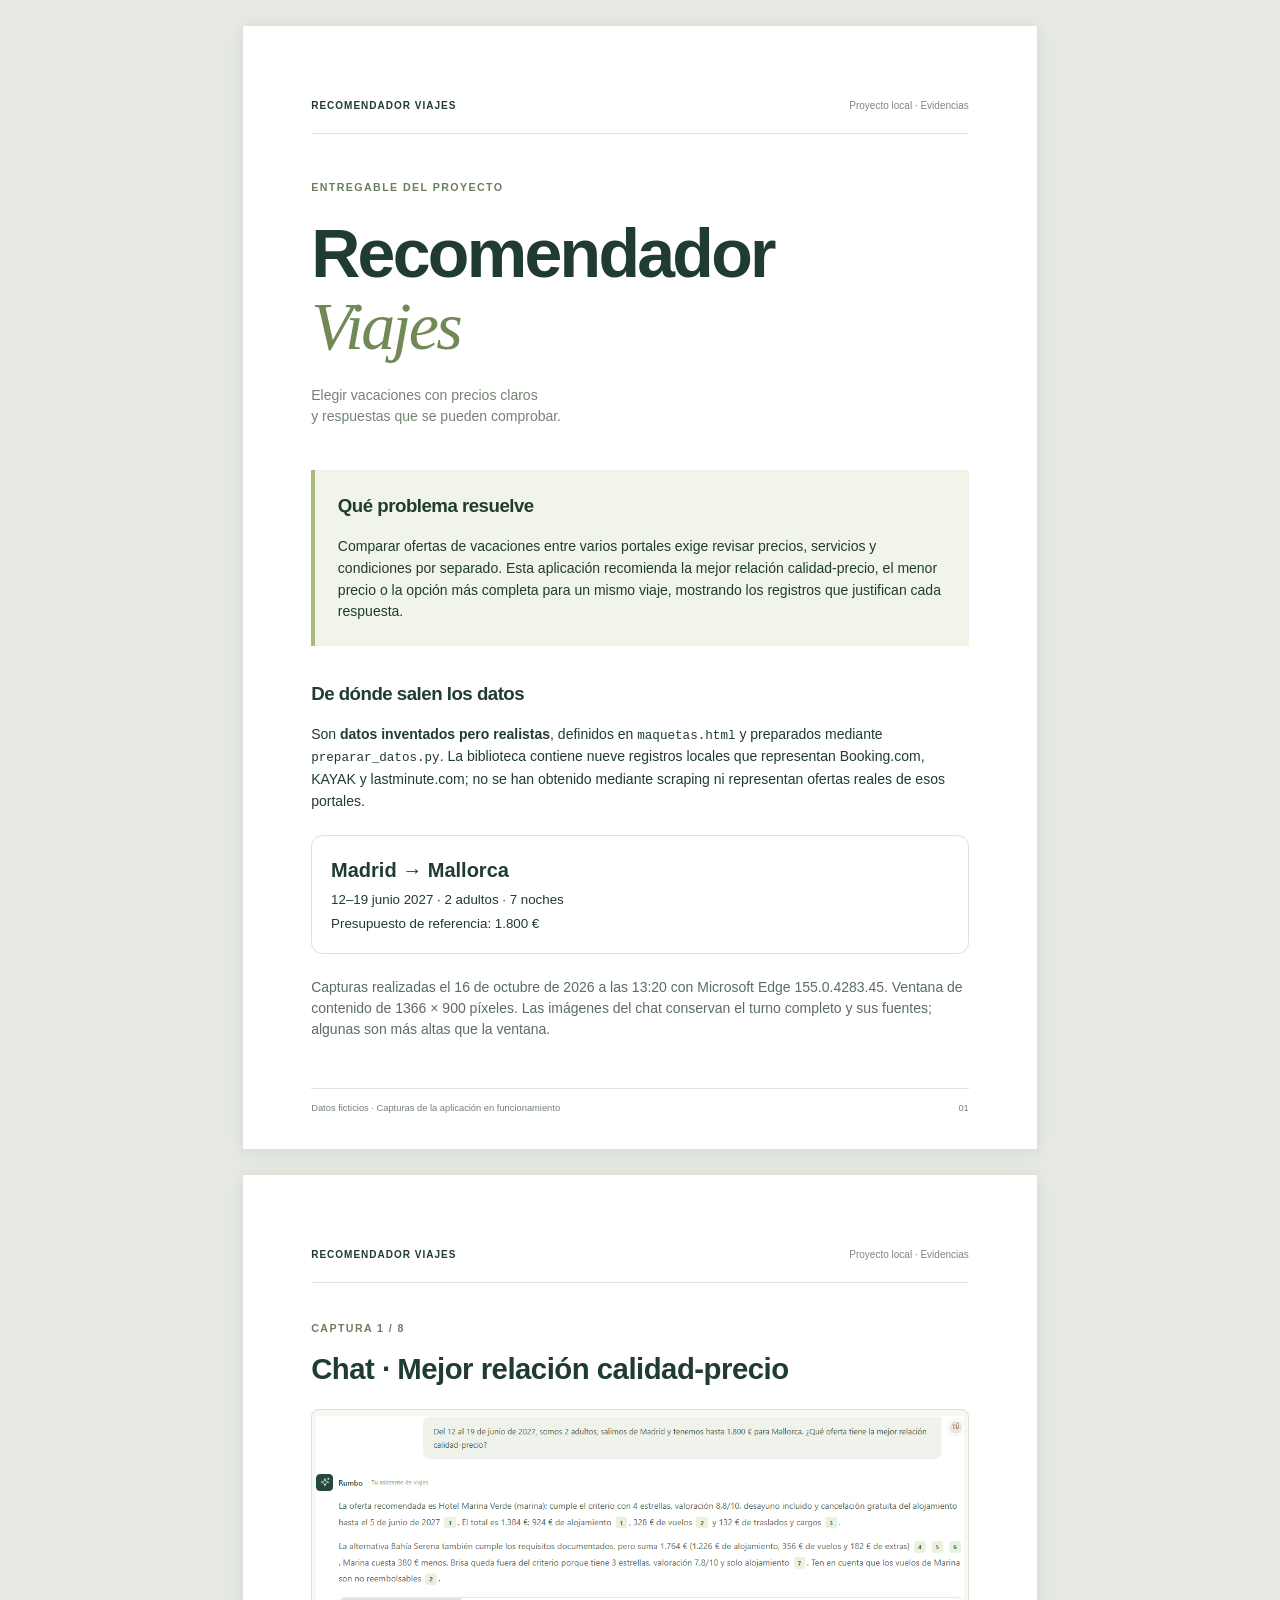
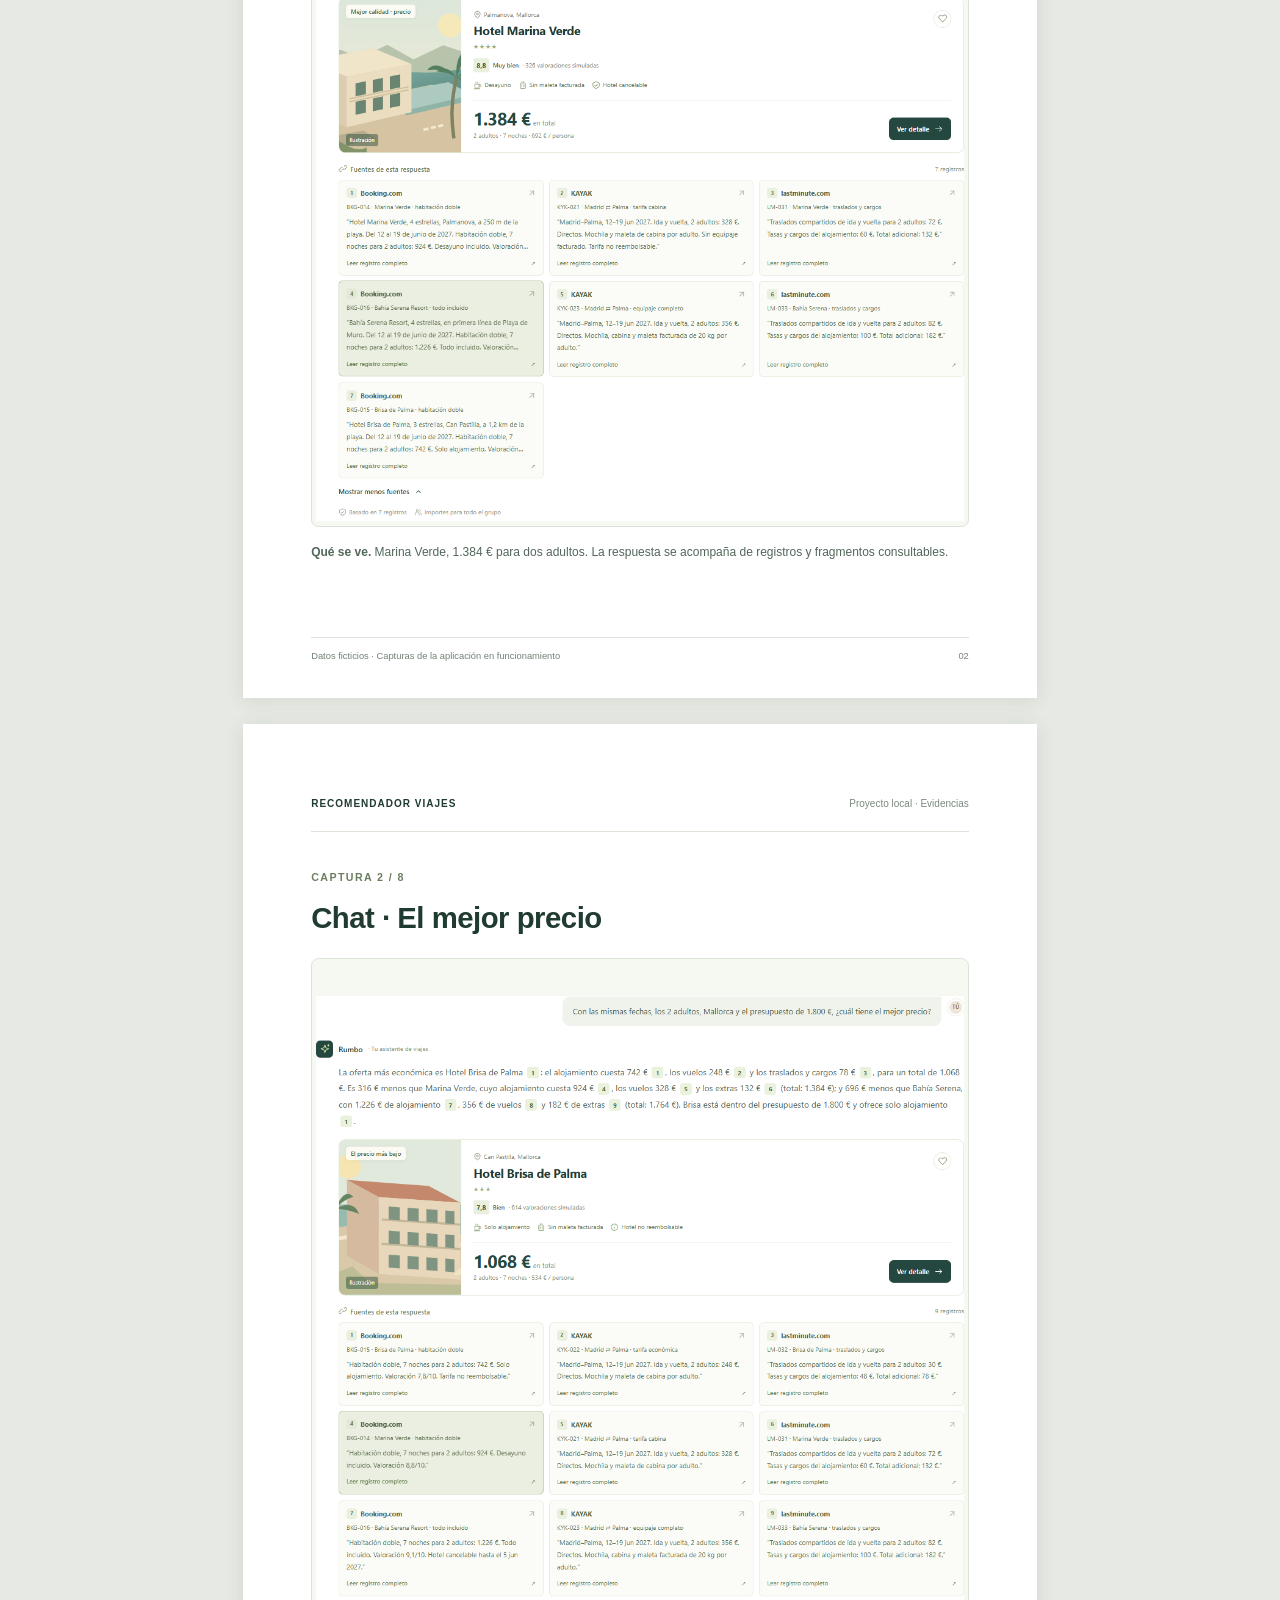
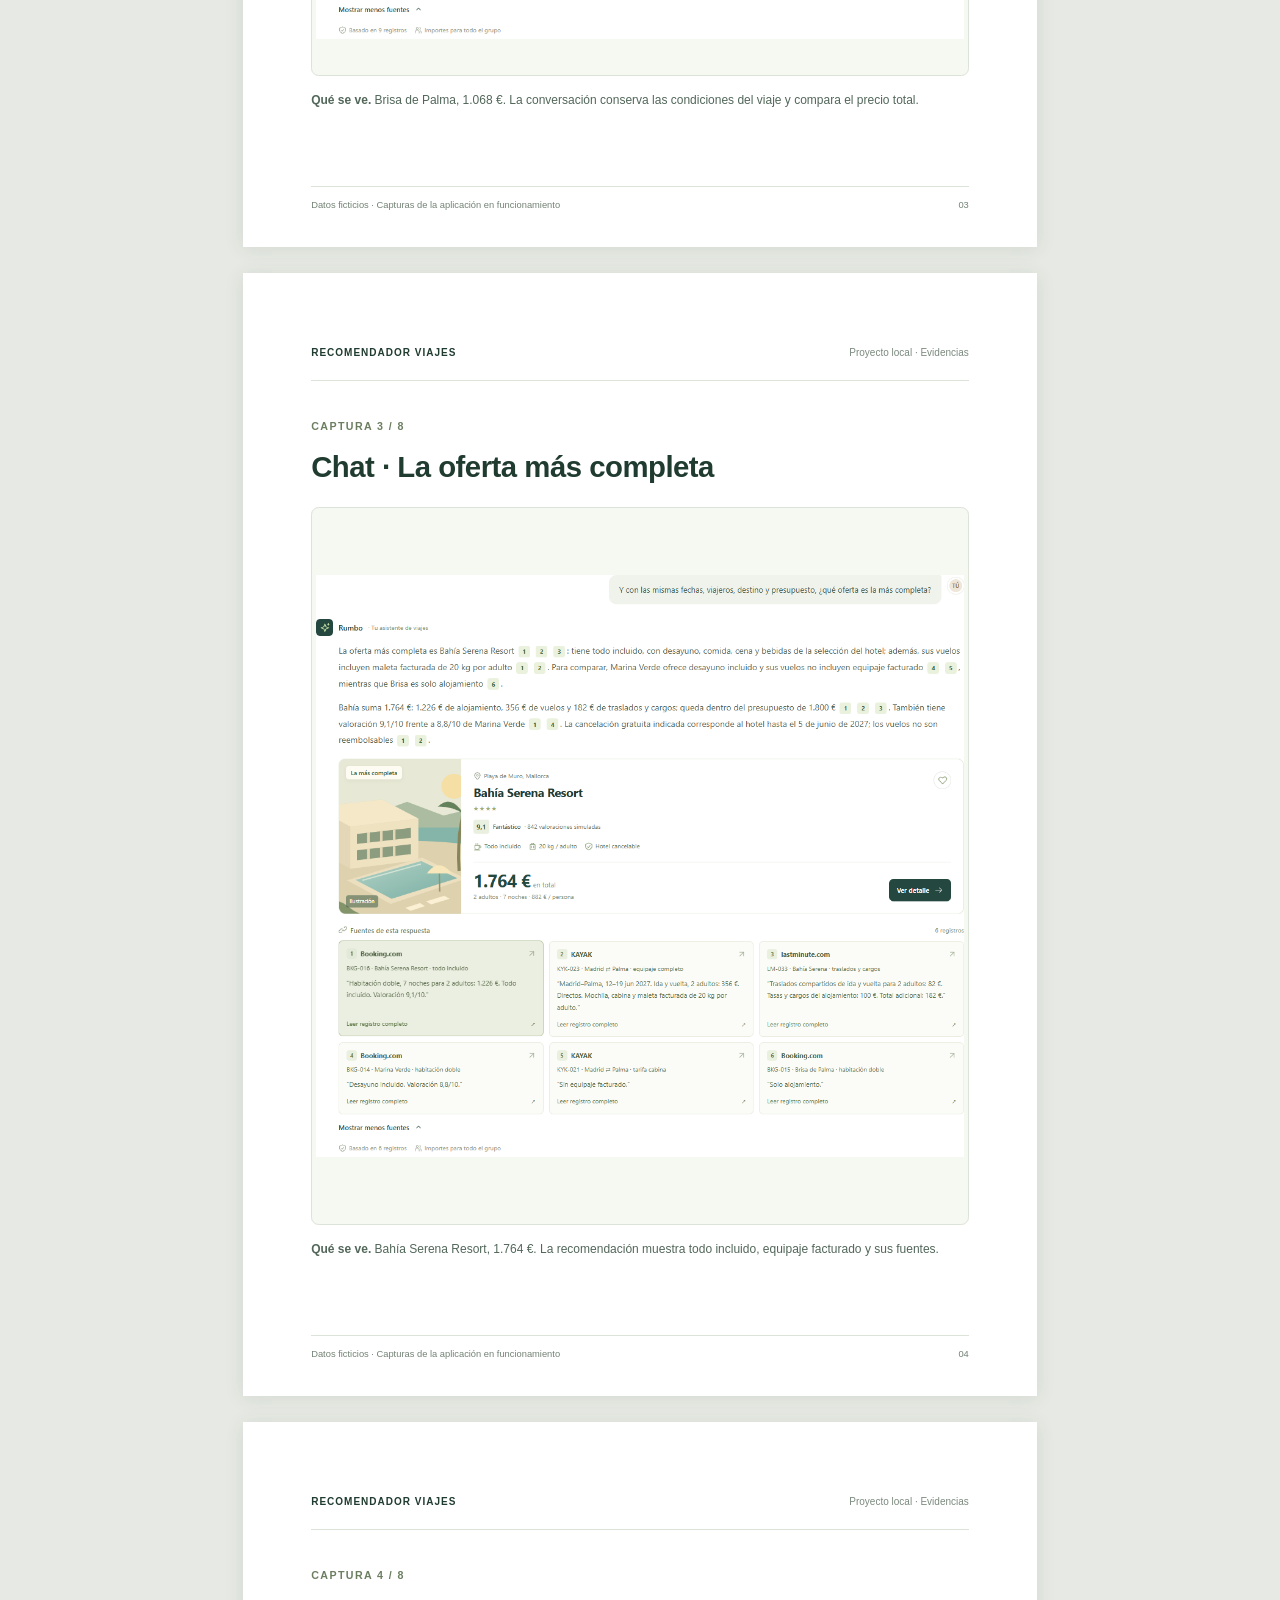
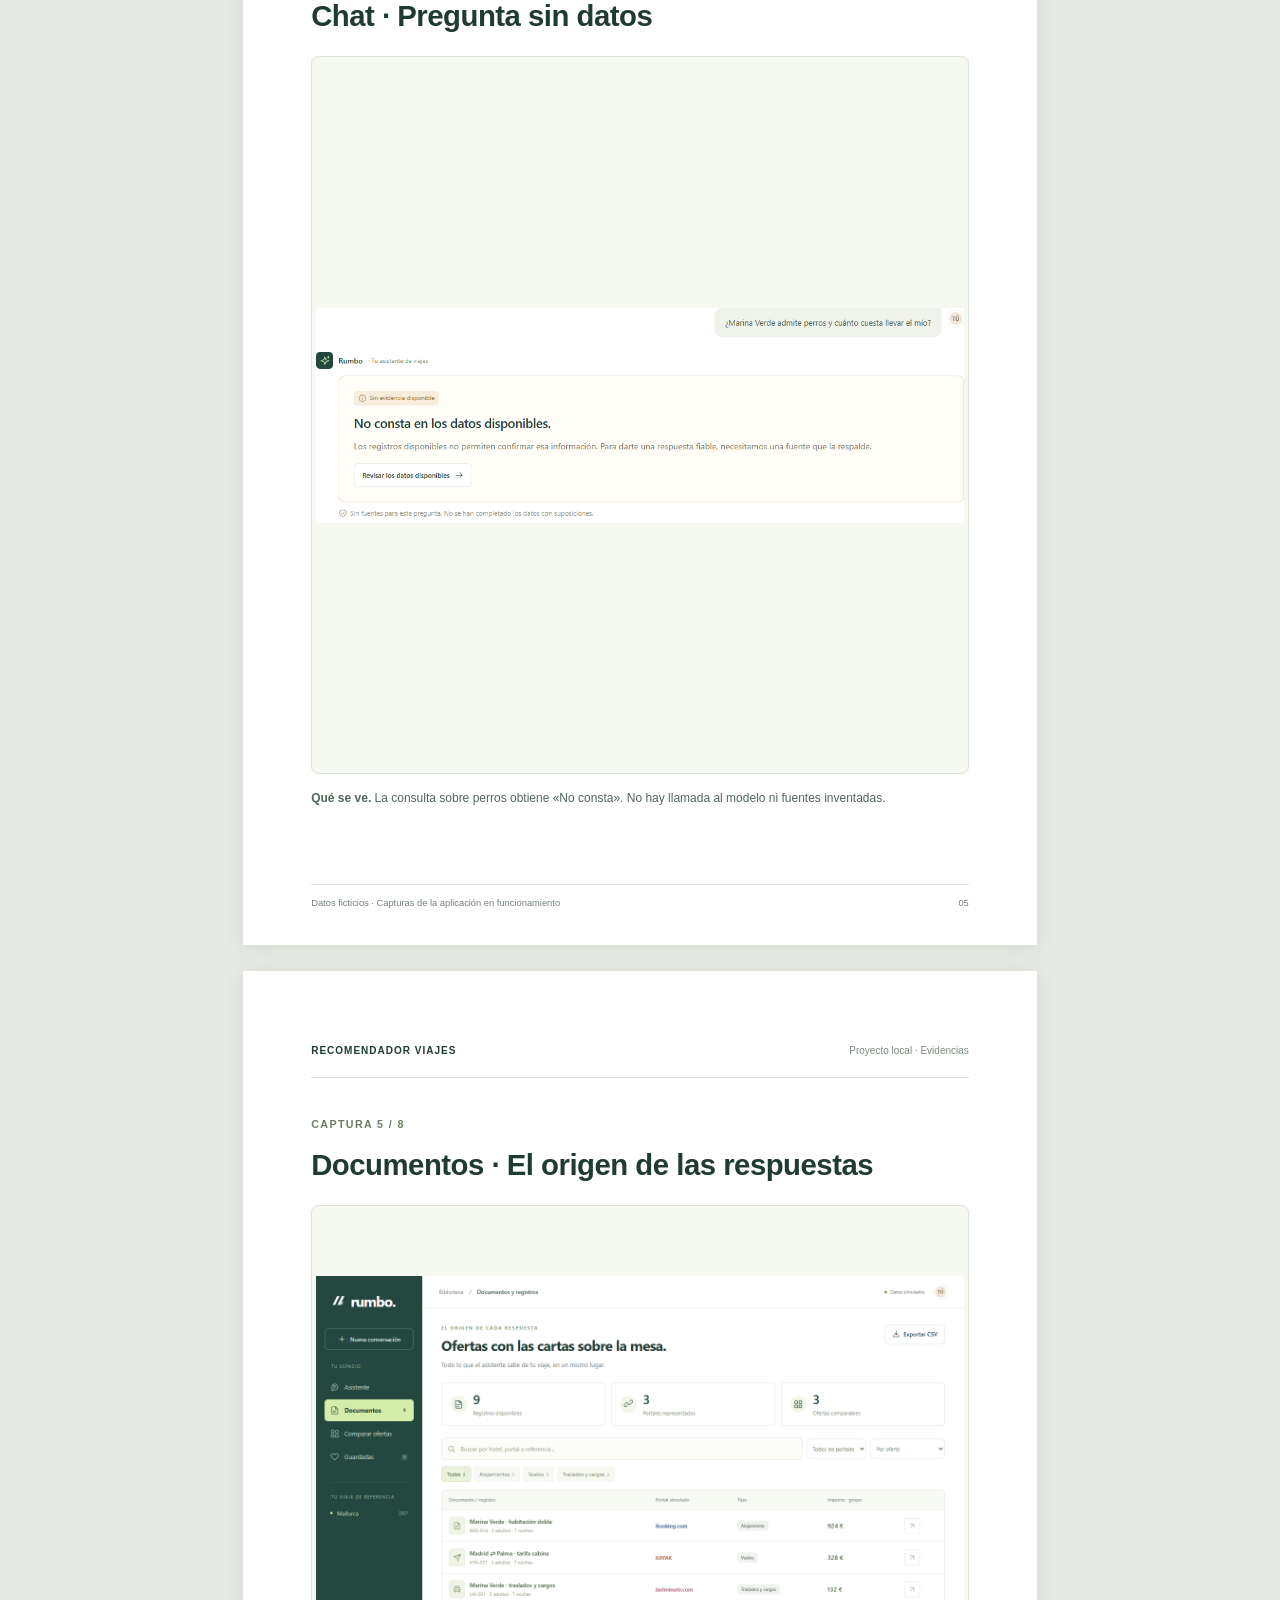
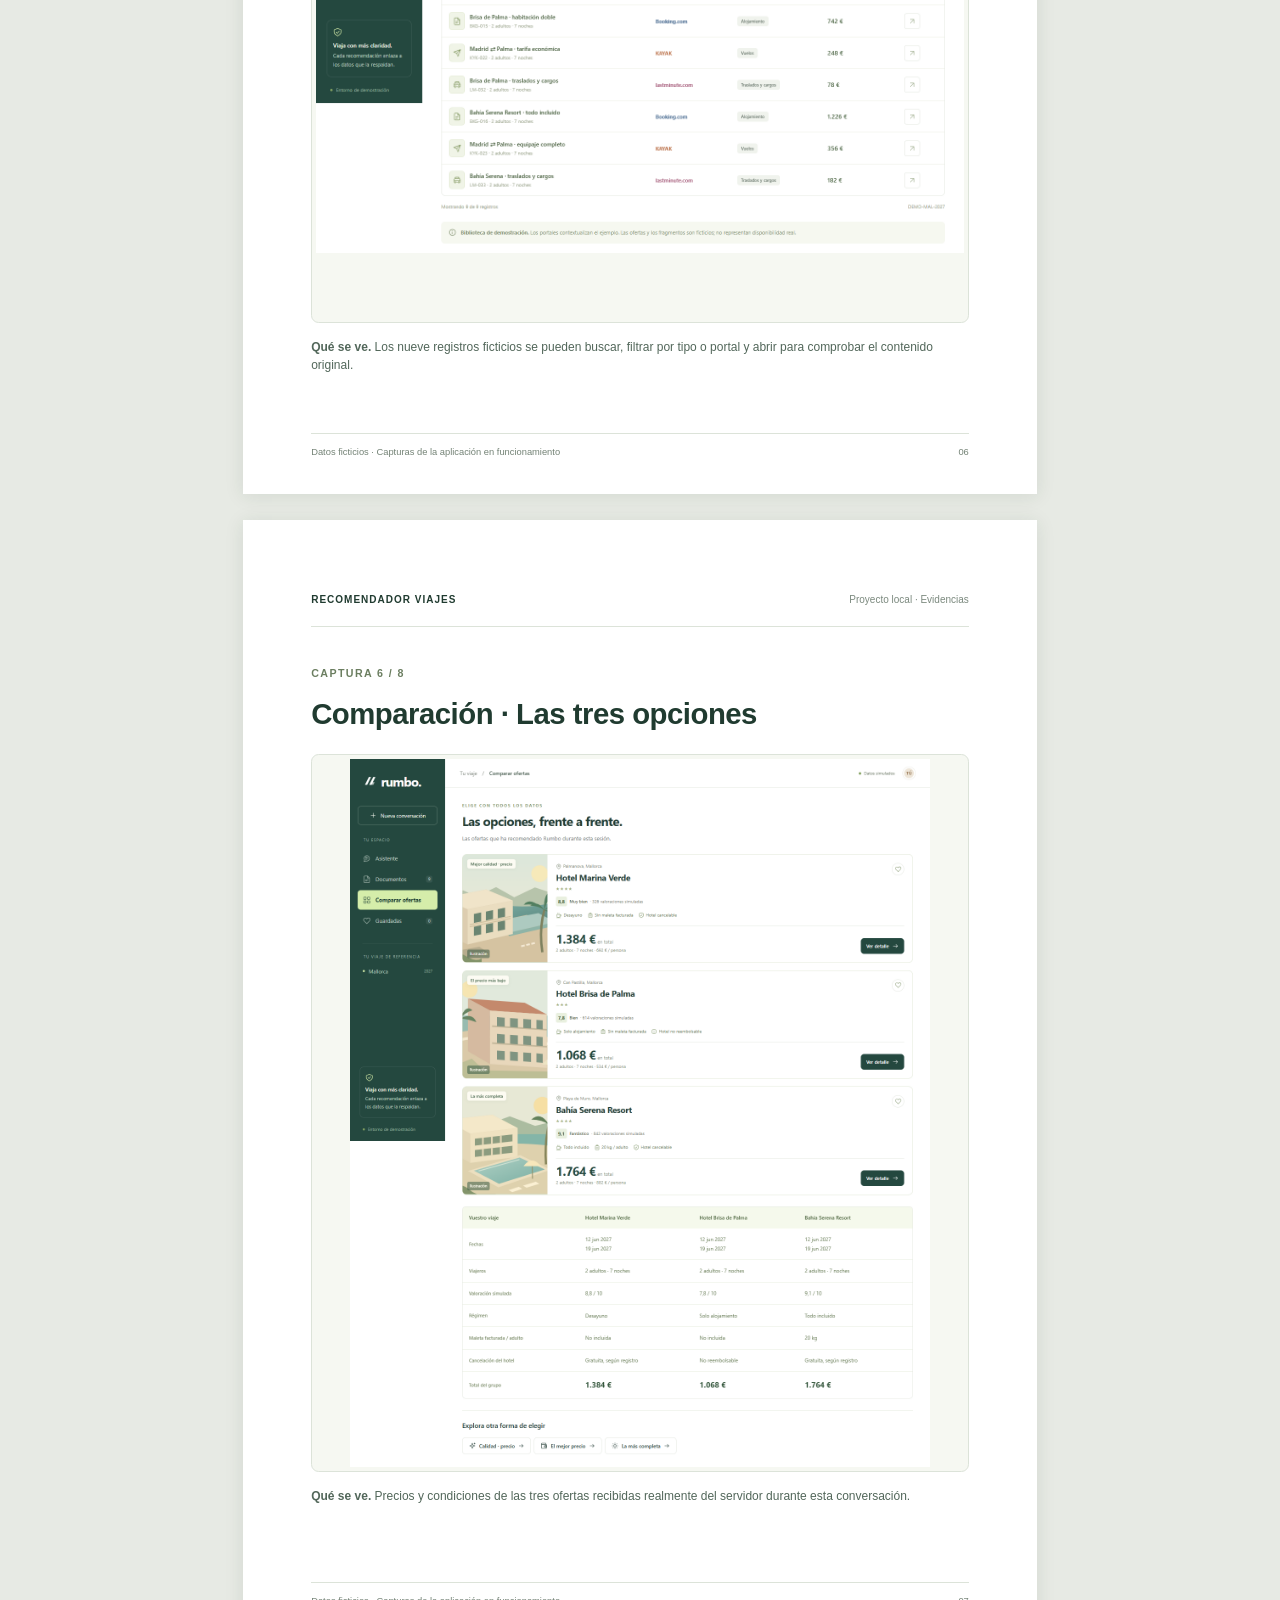
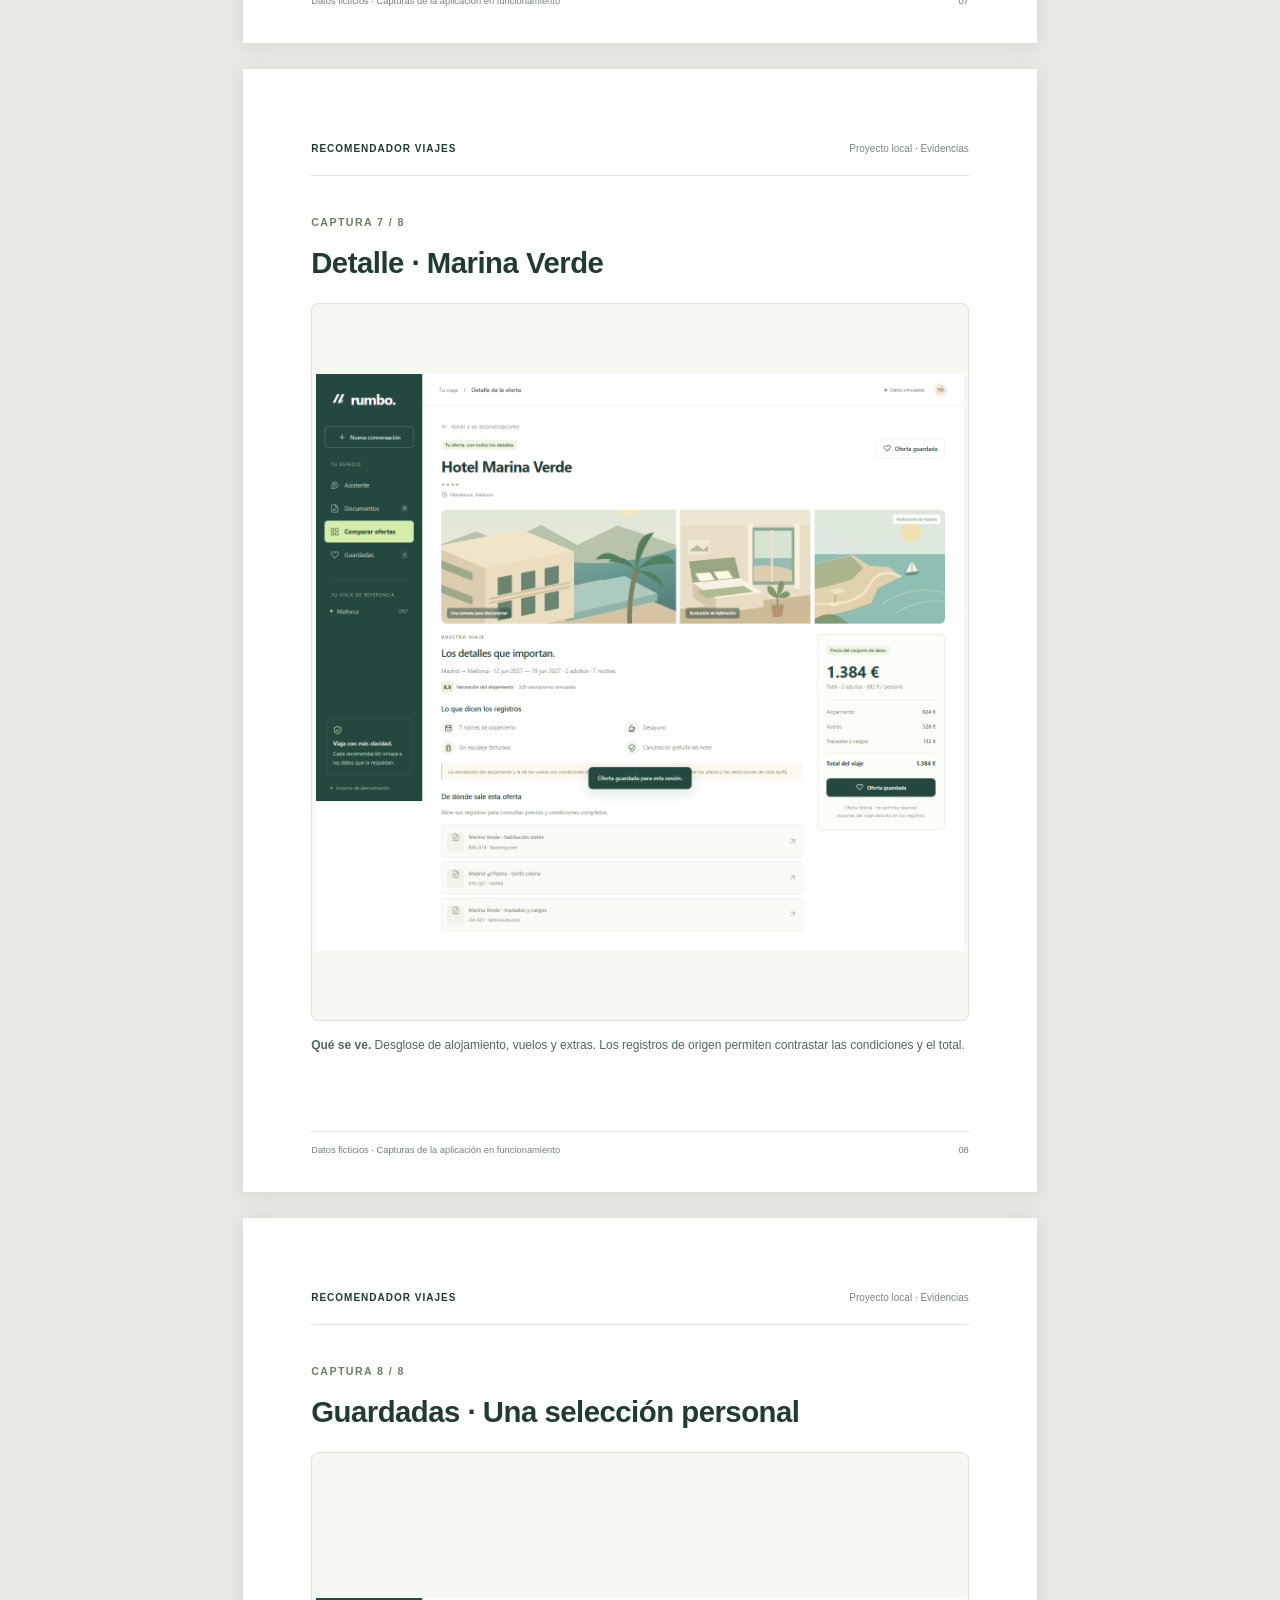
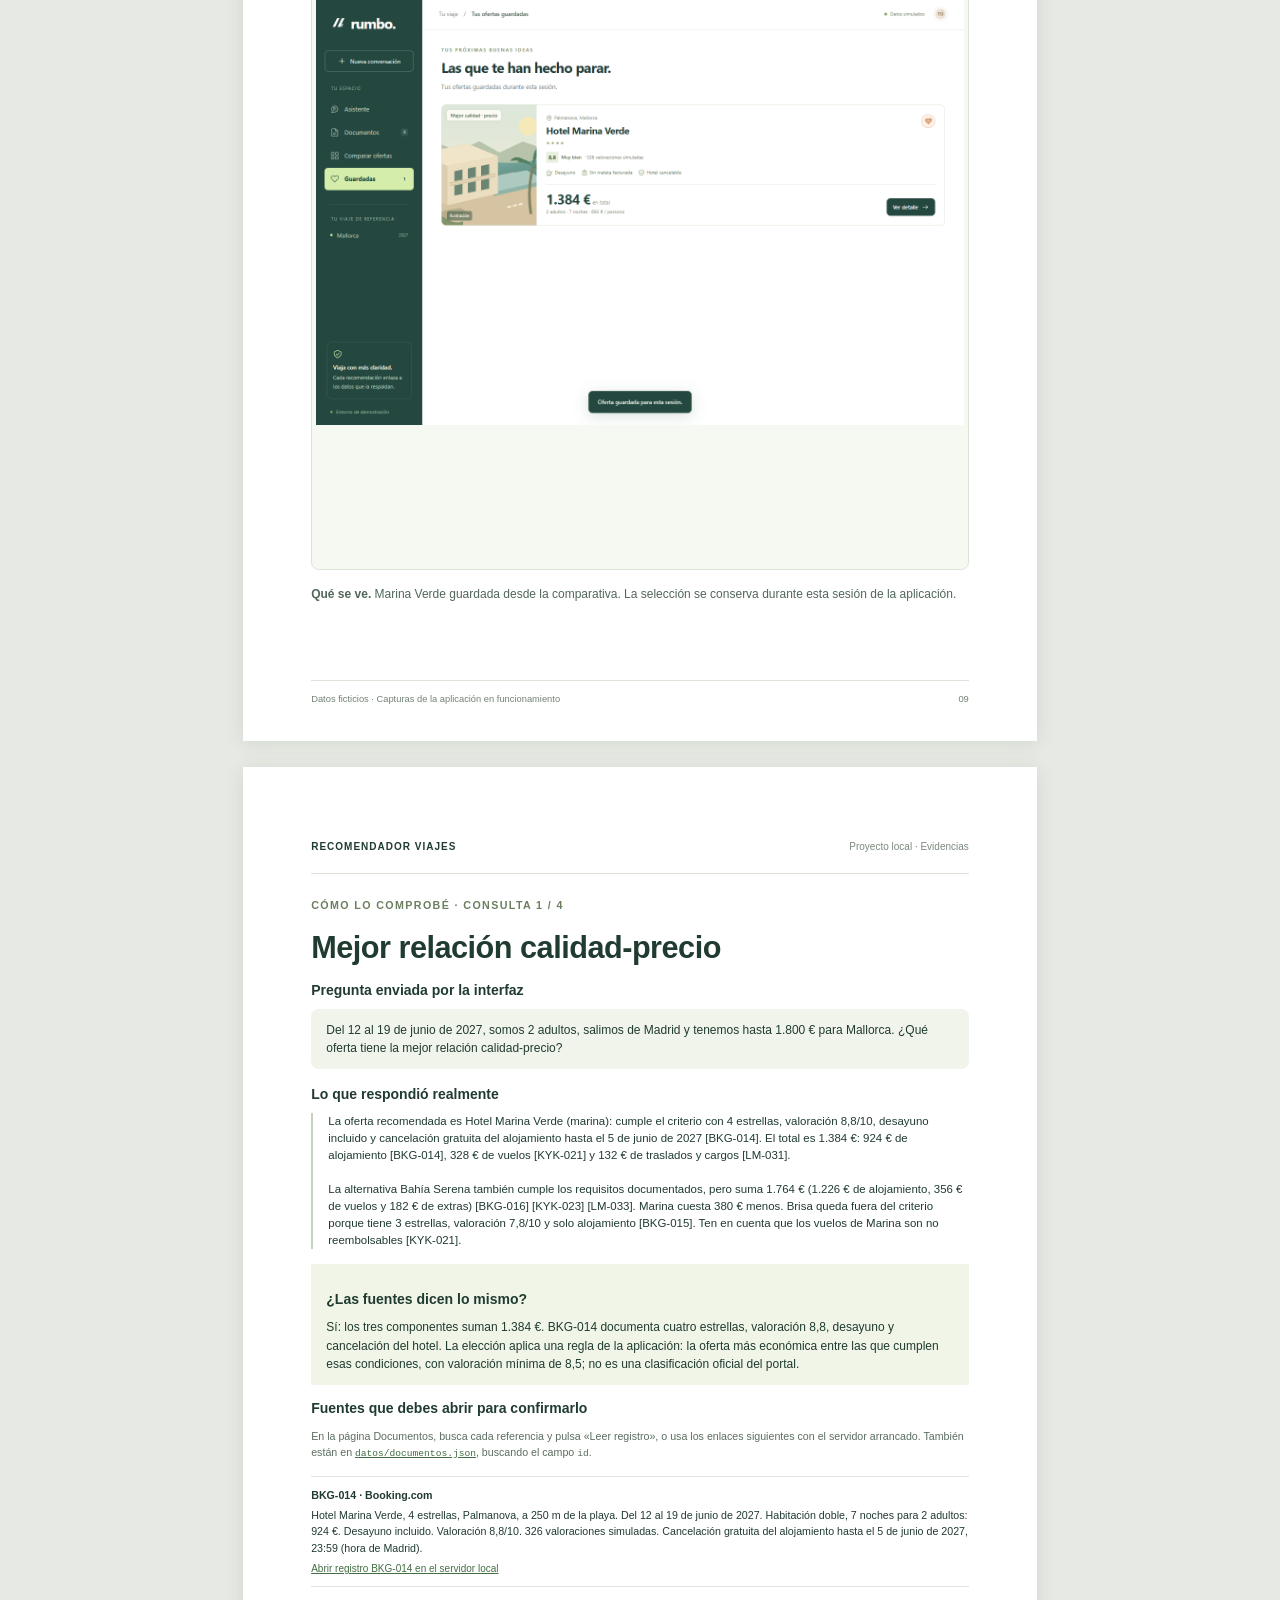
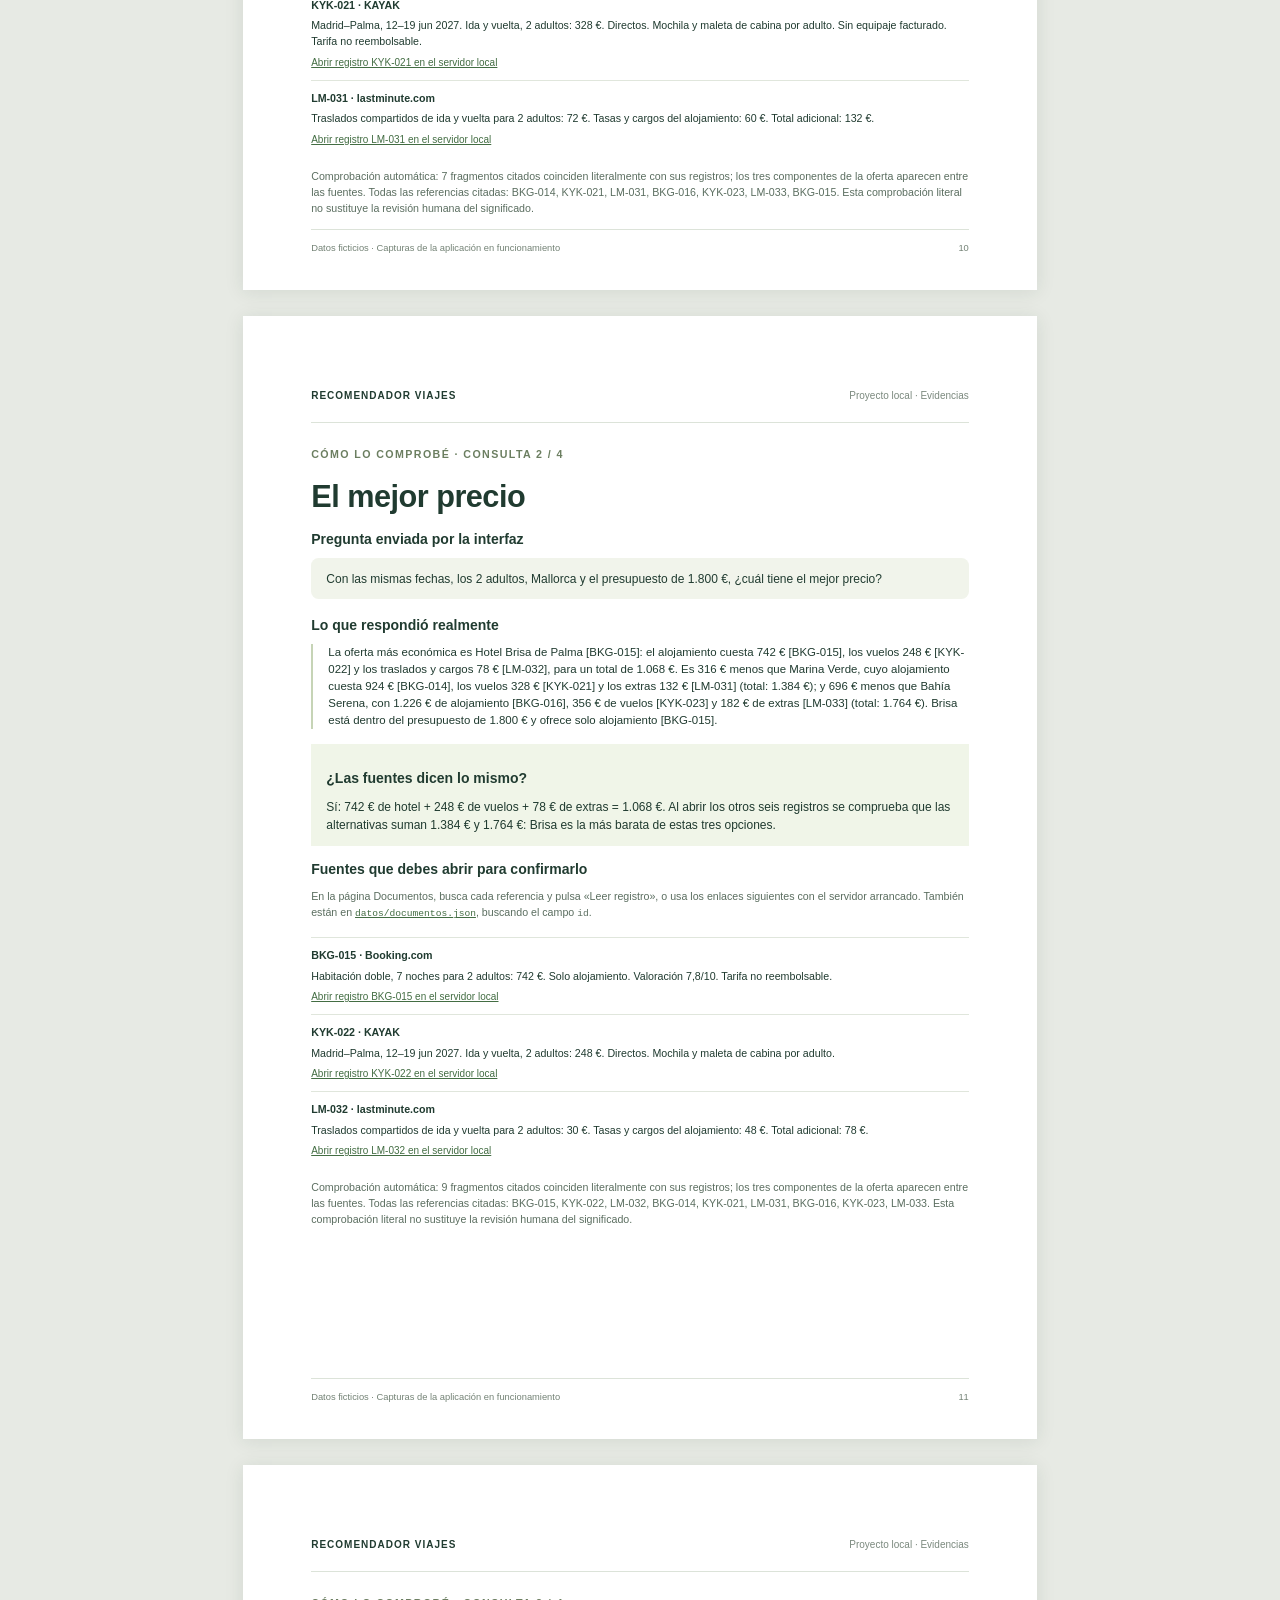
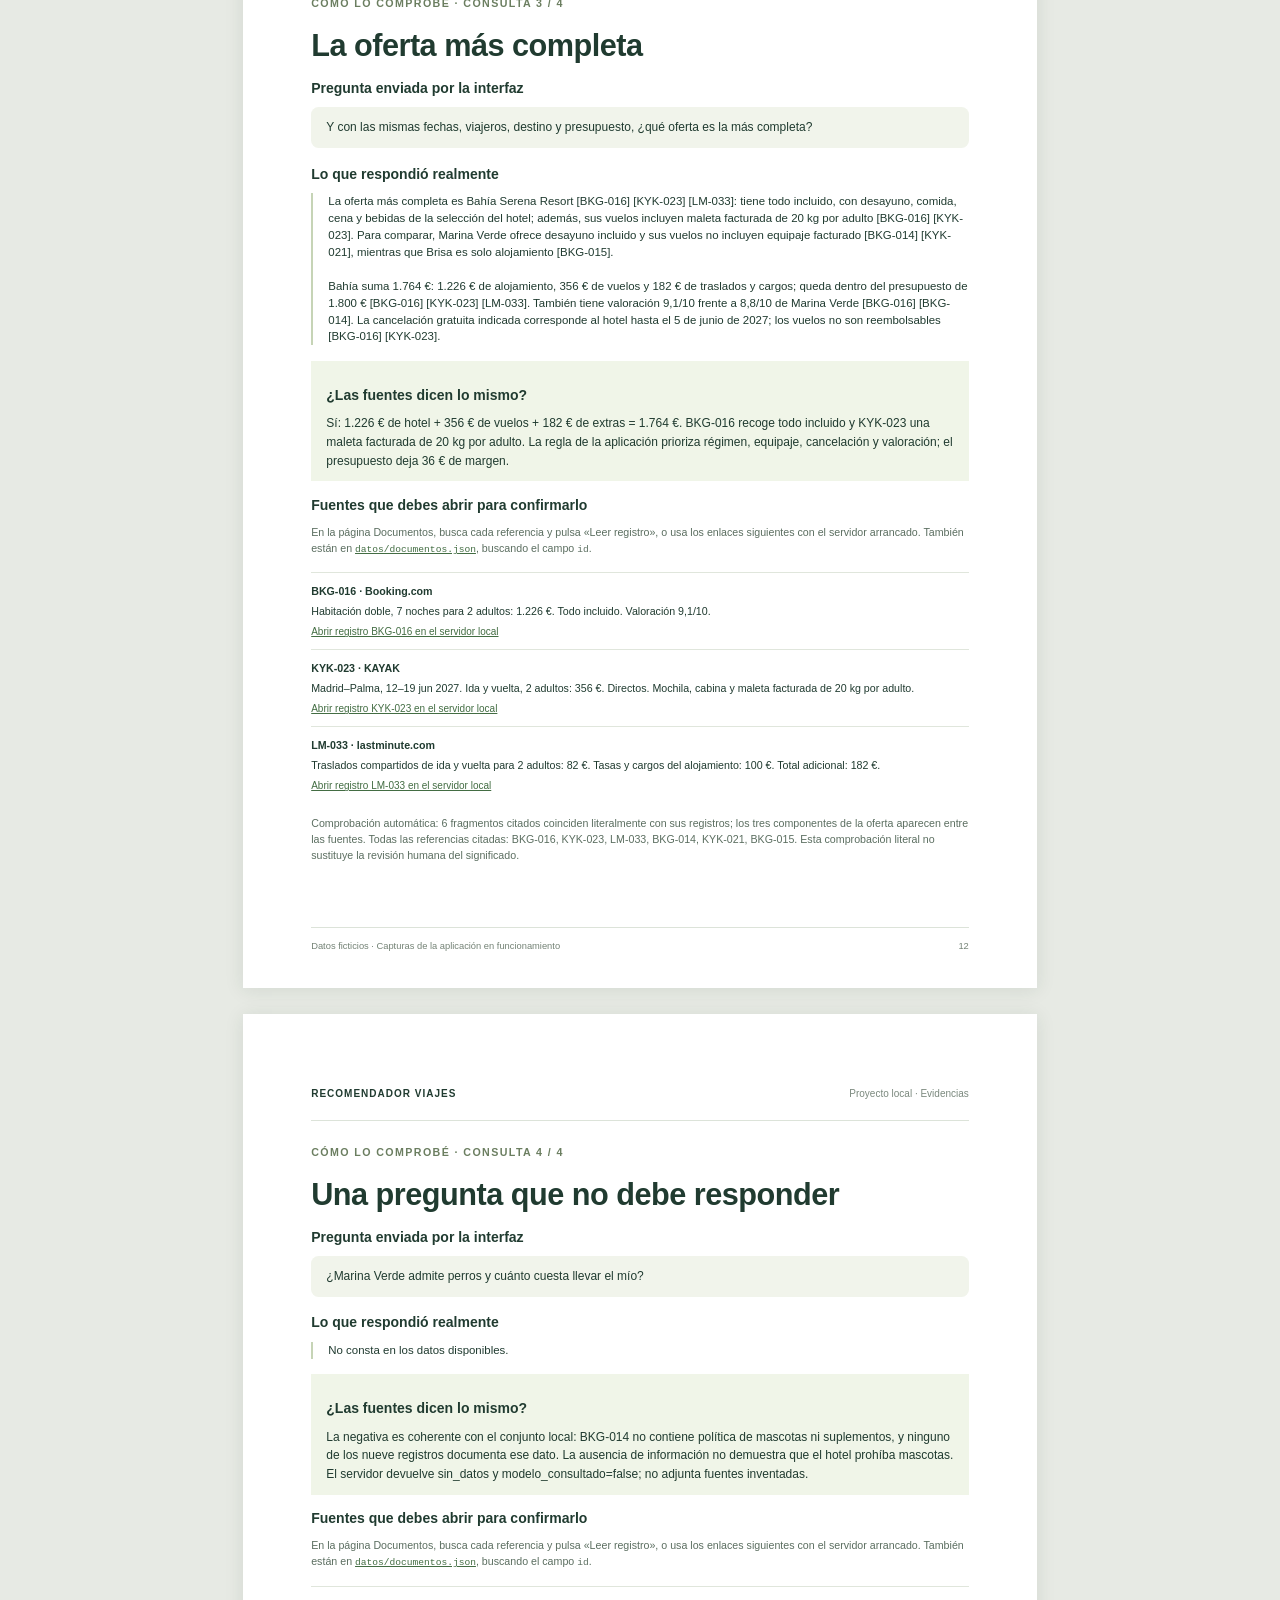
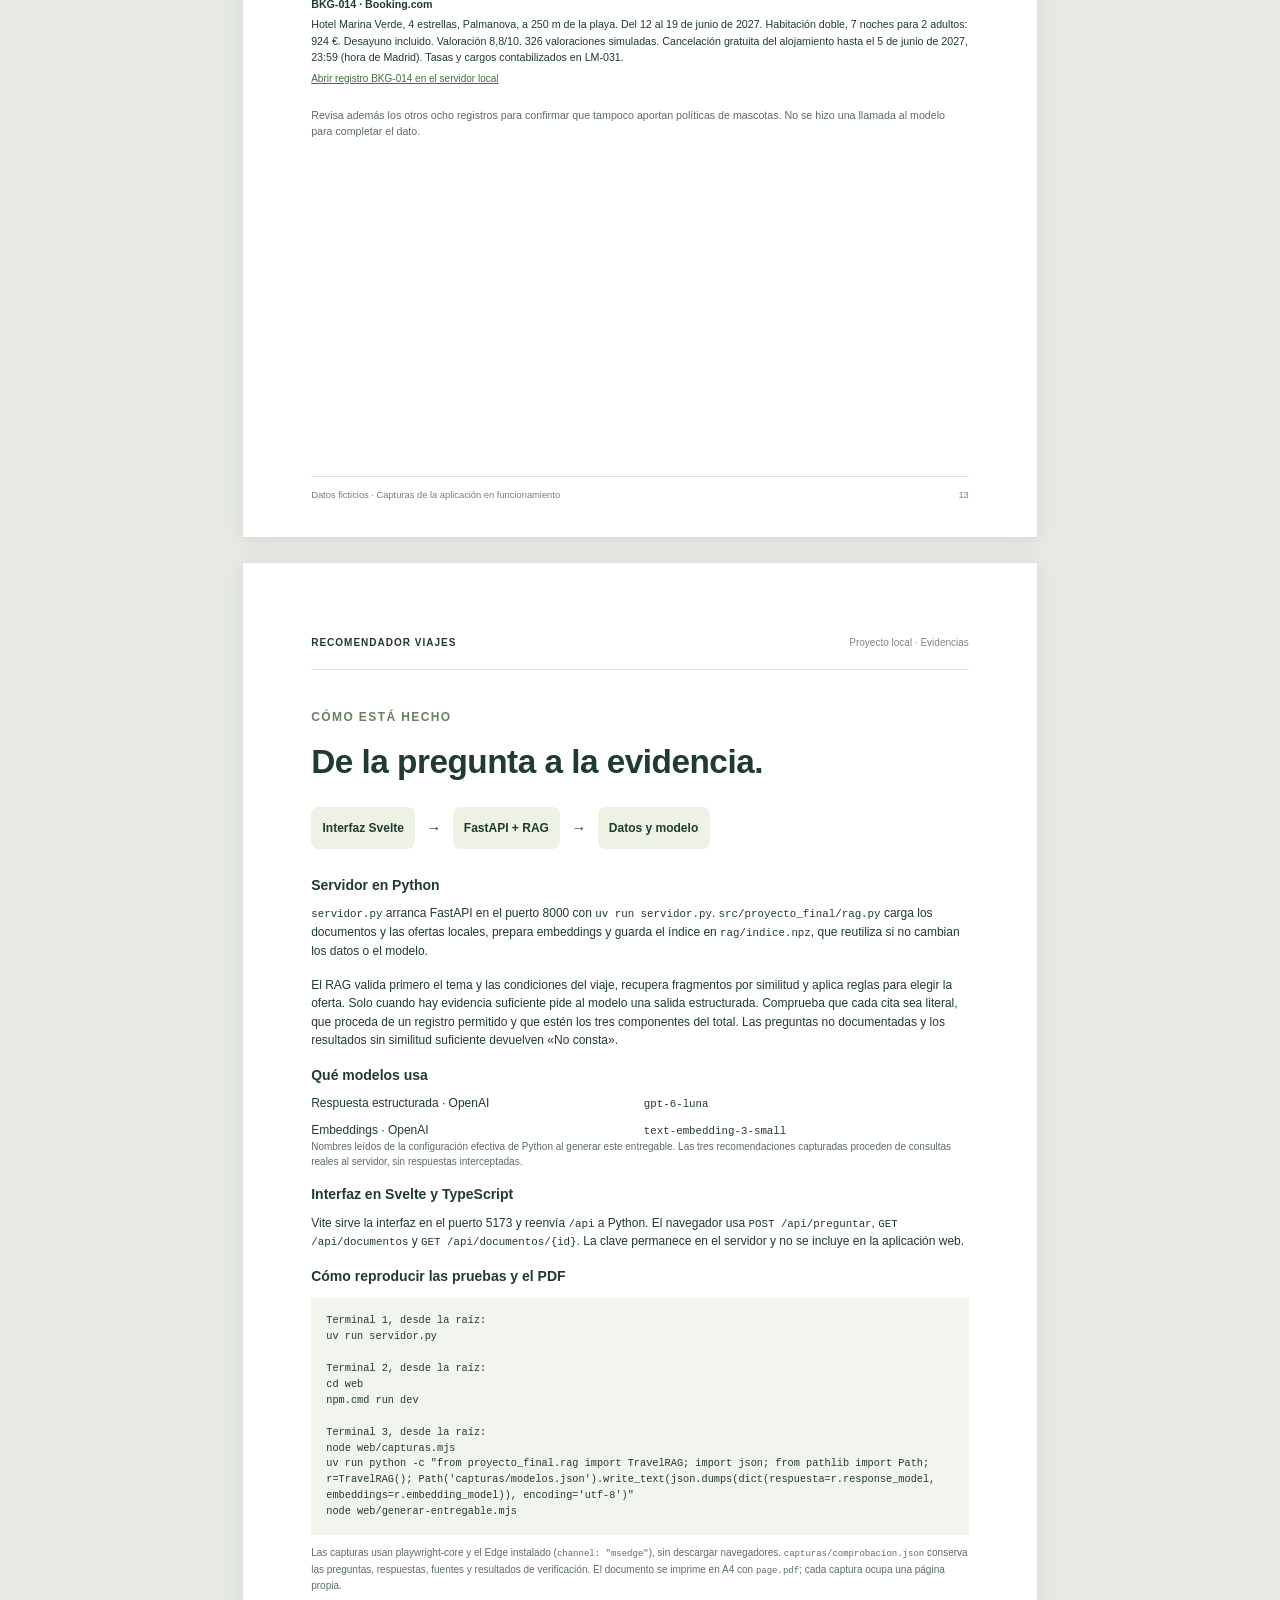
<file: entregable.html>
<!doctype html><html lang="es"><head><meta charset="utf-8"><meta name="viewport" content="width=device-width,initial-scale=1"><title>Recomendador Viajes · Entregable</title><style>
@page{size:A4;margin:0}*{box-sizing:border-box}body{margin:0;background:#e7eae4;color:#203b30;font-family:"Segoe UI",Arial,sans-serif;font-size:11pt;line-height:1.55}.sheet{position:relative;width:210mm;height:297mm;padding:19mm 18mm 19mm;background:#fff;margin:7mm auto;break-after:page;page-break-after:always}.sheet:last-child{break-after:auto;page-break-after:auto}header{display:flex;justify-content:space-between;gap:10mm;padding-bottom:5mm;border-bottom:1px solid #dce3d9;font-size:7.5pt;letter-spacing:1px;margin-bottom:10mm}header span{color:#7b897e;letter-spacing:0}footer{position:absolute;bottom:9mm;left:18mm;right:18mm;display:flex;justify-content:space-between;color:#738275;font-size:7pt;border-top:1px solid #dce3d9;padding-top:3mm}h1,h2,h3,p,figure,ul,dl{margin:0}p{margin-bottom:4mm}h2{font-size:17pt;letter-spacing:-.5px;margin-bottom:4mm}h3{font-size:10.5pt;margin:5mm 0 2mm}.page-title{font-size:25pt;line-height:1.18;margin-bottom:7mm}.kicker,.cover-kicker{font-size:8pt;color:#6b7e60;font-weight:700;letter-spacing:1.4px}.cover-kicker{margin-top:12mm}h1{font-size:51pt;line-height:1.05;letter-spacing:-2.7px;margin:6mm 0}h1 em{font-family:Georgia,serif;font-weight:400;color:#718956}.cover-intro{font-size:15pt;color:#748372;margin-bottom:11mm}.cover-box{background:#f0f4e9;border-left:4px solid #a9bd7a;padding:6mm;margin-bottom:9mm}.cover-box p{margin:0}.cover h2{font-size:14pt}.cover p{font-size:10.5pt}.trip{display:flex;flex-direction:column;border:1px solid #dce3d9;border-radius:3mm;padding:5mm;margin:6mm 0;gap:1mm}.trip b{font-size:15pt}.trip span{font-size:10pt}.small{font-size:8pt;color:#5b6e60;line-height:1.5}code{font-family:Consolas,monospace;font-size:.9em;overflow-wrap:anywhere}a{color:#436d43;text-decoration:underline;overflow-wrap:anywhere}.capture-sheet .page-title{font-size:22pt;margin-bottom:6mm}.image-frame{height:190mm;display:flex;align-items:center;justify-content:center;background:#f6f8f2;border:1px solid #dce3d9;border-radius:2mm;padding:1mm}.image-frame img{max-width:100%;max-height:100%;object-fit:contain;display:block}figure{break-inside:avoid;page-break-inside:avoid}figcaption{font-size:9pt;line-height:1.5;padding-top:4mm;color:#52675a}.question{padding:3mm 4mm;background:#f1f4eb;border-radius:2mm;font-size:9pt}.response{font-size:8.6pt;line-height:1.48;white-space:pre-wrap;overflow-wrap:anywhere;border-left:2px solid #c6d4b6;padding-left:4mm}.verdict{padding:3mm 4mm;background:#f0f5e8;margin-top:4mm}.verdict h3{margin-top:0}.verdict p{font-size:9pt;margin:0}.check-sheet header{margin-bottom:6mm}.check-sheet .page-title{font-size:23pt;margin-bottom:4mm}.check-sheet h3{margin-top:3.5mm}.evidence-list{list-style:none;padding:0;margin:3mm 0}.evidence-list li{border-top:1px solid #e0e6dc;padding:2.5mm 0;font-size:8pt;break-inside:avoid}.evidence-list p{margin:1mm 0;font-size:8pt}.evidence-list a{font-size:7.5pt}.flow{display:flex;align-items:center;gap:3mm;margin:7mm 0}.flow span{padding:3mm;background:#edf2e5;border-radius:2mm;font-size:9pt;font-weight:600}.architecture p{font-size:9pt}.architecture h3{margin-top:4mm}dl{display:grid;grid-template-columns:1fr 1fr;gap:2mm;font-size:9pt}dd{margin:0}pre{white-space:pre-wrap;overflow-wrap:anywhere;background:#f2f4ee;padding:4mm;font:7.7pt/1.55 Consolas,monospace}.architecture .small{font-size:7.5pt}@media print{body{background:white}.sheet{margin:0;box-shadow:none}}@media screen{.sheet{box-shadow:0 2px 18px #1e39241a}}
</style></head><body><section class="sheet cover"><header><b>RECOMENDADOR VIAJES</b><span>Proyecto local · Evidencias</span></header><div class="cover-kicker">ENTREGABLE DEL PROYECTO</div><h1>Recomendador<br><em>Viajes</em></h1><p class="cover-intro">Elegir vacaciones con precios claros<br>y respuestas que se pueden comprobar.</p><div class="cover-box"><h2>Qué problema resuelve</h2><p>Comparar ofertas de vacaciones entre varios portales exige revisar precios, servicios y condiciones por separado. Esta aplicación recomienda la mejor relación calidad-precio, el menor precio o la opción más completa para un mismo viaje, mostrando los registros que justifican cada respuesta.</p></div><h2>De dónde salen los datos</h2><p>Son <strong>datos inventados pero realistas</strong>, definidos en <code>maquetas.html</code> y preparados mediante <code>preparar_datos.py</code>. La biblioteca contiene nueve registros locales que representan Booking.com, KAYAK y lastminute.com; no se han obtenido mediante scraping ni representan ofertas reales de esos portales.</p><div class="trip"><b>Madrid → Mallorca</b><span>12–19 junio 2027 · 2 adultos · 7 noches</span><span>Presupuesto de referencia: 1.800 €</span></div><p class="small">Capturas realizadas el 16 de octubre de 2026 a las 13:20 con Microsoft Edge 155.0.4283.45. Ventana de contenido de 1366 × 900 píxeles. Las imágenes del chat conservan el turno completo y sus fuentes; algunas son más altas que la ventana.</p><footer><span>Datos ficticios · Capturas de la aplicación en funcionamiento</span><span>01</span></footer></section>
<section class="sheet capture-sheet"><header><b>RECOMENDADOR VIAJES</b><span>Proyecto local · Evidencias</span></header><p class="kicker">CAPTURA 1 / 8</p><h2 class="page-title">Chat · Mejor relación calidad-precio</h2><figure><div class="image-frame"><img src="capturas/01-calidad-precio.png" alt="Chat · Mejor relación calidad-precio"></div><figcaption><b>Qué se ve.</b> Marina Verde, 1.384 € para dos adultos. La respuesta se acompaña de registros y fragmentos consultables.</figcaption></figure><footer><span>Datos ficticios · Capturas de la aplicación en funcionamiento</span><span>02</span></footer></section>
<section class="sheet capture-sheet"><header><b>RECOMENDADOR VIAJES</b><span>Proyecto local · Evidencias</span></header><p class="kicker">CAPTURA 2 / 8</p><h2 class="page-title">Chat · El mejor precio</h2><figure><div class="image-frame"><img src="capturas/02-mejor-precio.png" alt="Chat · El mejor precio"></div><figcaption><b>Qué se ve.</b> Brisa de Palma, 1.068 €. La conversación conserva las condiciones del viaje y compara el precio total.</figcaption></figure><footer><span>Datos ficticios · Capturas de la aplicación en funcionamiento</span><span>03</span></footer></section>
<section class="sheet capture-sheet"><header><b>RECOMENDADOR VIAJES</b><span>Proyecto local · Evidencias</span></header><p class="kicker">CAPTURA 3 / 8</p><h2 class="page-title">Chat · La oferta más completa</h2><figure><div class="image-frame"><img src="capturas/03-mas-completa.png" alt="Chat · La oferta más completa"></div><figcaption><b>Qué se ve.</b> Bahía Serena Resort, 1.764 €. La recomendación muestra todo incluido, equipaje facturado y sus fuentes.</figcaption></figure><footer><span>Datos ficticios · Capturas de la aplicación en funcionamiento</span><span>04</span></footer></section>
<section class="sheet capture-sheet"><header><b>RECOMENDADOR VIAJES</b><span>Proyecto local · Evidencias</span></header><p class="kicker">CAPTURA 4 / 8</p><h2 class="page-title">Chat · Pregunta sin datos</h2><figure><div class="image-frame"><img src="capturas/04-sin-datos.png" alt="Chat · Pregunta sin datos"></div><figcaption><b>Qué se ve.</b> La consulta sobre perros obtiene «No consta». No hay llamada al modelo ni fuentes inventadas.</figcaption></figure><footer><span>Datos ficticios · Capturas de la aplicación en funcionamiento</span><span>05</span></footer></section>
<section class="sheet capture-sheet"><header><b>RECOMENDADOR VIAJES</b><span>Proyecto local · Evidencias</span></header><p class="kicker">CAPTURA 5 / 8</p><h2 class="page-title">Documentos · El origen de las respuestas</h2><figure><div class="image-frame"><img src="capturas/05-documentos.png" alt="Documentos · El origen de las respuestas"></div><figcaption><b>Qué se ve.</b> Los nueve registros ficticios se pueden buscar, filtrar por tipo o portal y abrir para comprobar el contenido original.</figcaption></figure><footer><span>Datos ficticios · Capturas de la aplicación en funcionamiento</span><span>06</span></footer></section>
<section class="sheet capture-sheet"><header><b>RECOMENDADOR VIAJES</b><span>Proyecto local · Evidencias</span></header><p class="kicker">CAPTURA 6 / 8</p><h2 class="page-title">Comparación · Las tres opciones</h2><figure><div class="image-frame"><img src="capturas/06-comparacion.png" alt="Comparación · Las tres opciones"></div><figcaption><b>Qué se ve.</b> Precios y condiciones de las tres ofertas recibidas realmente del servidor durante esta conversación.</figcaption></figure><footer><span>Datos ficticios · Capturas de la aplicación en funcionamiento</span><span>07</span></footer></section>
<section class="sheet capture-sheet"><header><b>RECOMENDADOR VIAJES</b><span>Proyecto local · Evidencias</span></header><p class="kicker">CAPTURA 7 / 8</p><h2 class="page-title">Detalle · Marina Verde</h2><figure><div class="image-frame"><img src="capturas/07-detalle.png" alt="Detalle · Marina Verde"></div><figcaption><b>Qué se ve.</b> Desglose de alojamiento, vuelos y extras. Los registros de origen permiten contrastar las condiciones y el total.</figcaption></figure><footer><span>Datos ficticios · Capturas de la aplicación en funcionamiento</span><span>08</span></footer></section>
<section class="sheet capture-sheet"><header><b>RECOMENDADOR VIAJES</b><span>Proyecto local · Evidencias</span></header><p class="kicker">CAPTURA 8 / 8</p><h2 class="page-title">Guardadas · Una selección personal</h2><figure><div class="image-frame"><img src="capturas/08-guardadas.png" alt="Guardadas · Una selección personal"></div><figcaption><b>Qué se ve.</b> Marina Verde guardada desde la comparativa. La selección se conserva durante esta sesión de la aplicación.</figcaption></figure><footer><span>Datos ficticios · Capturas de la aplicación en funcionamiento</span><span>09</span></footer></section>
<section class="sheet check-sheet"><header><b>RECOMENDADOR VIAJES</b><span>Proyecto local · Evidencias</span></header><p class="kicker">CÓMO LO COMPROBÉ · CONSULTA 1 / 4</p><h2 class="page-title">Mejor relación calidad-precio</h2><h3>Pregunta enviada por la interfaz</h3><p class="question">Del 12 al 19 de junio de 2027, somos 2 adultos, salimos de Madrid y tenemos hasta 1.800 € para Mallorca. ¿Qué oferta tiene la mejor relación calidad-precio?</p><h3>Lo que respondió realmente</h3><div class="response">La oferta recomendada es Hotel Marina Verde (marina): cumple el criterio con 4 estrellas, valoración 8,8/10, desayuno incluido y cancelación gratuita del alojamiento hasta el 5 de junio de 2027 [BKG-014]. El total es 1.384 €: 924 € de alojamiento [BKG-014], 328 € de vuelos [KYK-021] y 132 € de traslados y cargos [LM-031].

La alternativa Bahía Serena también cumple los requisitos documentados, pero suma 1.764 € (1.226 € de alojamiento, 356 € de vuelos y 182 € de extras) [BKG-016] [KYK-023] [LM-033]. Marina cuesta 380 € menos. Brisa queda fuera del criterio porque tiene 3 estrellas, valoración 7,8/10 y solo alojamiento [BKG-015]. Ten en cuenta que los vuelos de Marina son no reembolsables [KYK-021].</div><div class="verdict"><h3>¿Las fuentes dicen lo mismo?</h3><p>Sí: los tres componentes suman 1.384 €. BKG-014 documenta cuatro estrellas, valoración 8,8, desayuno y cancelación del hotel. La elección aplica una regla de la aplicación: la oferta más económica entre las que cumplen esas condiciones, con valoración mínima de 8,5; no es una clasificación oficial del portal.</p></div><h3>Fuentes que debes abrir para confirmarlo</h3><p class="small">En la página Documentos, busca cada referencia y pulsa «Leer registro», o usa los enlaces siguientes con el servidor arrancado. También están en <a href="datos/documentos.json"><code>datos/documentos.json</code></a>, buscando el campo <code>id</code>.</p><ul class="evidence-list"><li><b>BKG-014 · Booking.com</b><p>Hotel Marina Verde, 4 estrellas, Palmanova, a 250 m de la playa. Del 12 al 19 de junio de 2027. Habitación doble, 7 noches para 2 adultos: 924 €. Desayuno incluido. Valoración 8,8/10. 326 valoraciones simuladas. Cancelación gratuita del alojamiento hasta el 5 de junio de 2027, 23:59 (hora de Madrid).</p><a href="http://127.0.0.1:8000/api/documentos/BKG-014">Abrir registro BKG-014 en el servidor local</a></li><li><b>KYK-021 · KAYAK</b><p>Madrid–Palma, 12–19 jun 2027. Ida y vuelta, 2 adultos: 328 €. Directos. Mochila y maleta de cabina por adulto. Sin equipaje facturado. Tarifa no reembolsable.</p><a href="http://127.0.0.1:8000/api/documentos/KYK-021">Abrir registro KYK-021 en el servidor local</a></li><li><b>LM-031 · lastminute.com</b><p>Traslados compartidos de ida y vuelta para 2 adultos: 72 €. Tasas y cargos del alojamiento: 60 €. Total adicional: 132 €.</p><a href="http://127.0.0.1:8000/api/documentos/LM-031">Abrir registro LM-031 en el servidor local</a></li></ul><p class="small">Comprobación automática: 7 fragmentos citados coinciden literalmente con sus registros; los tres componentes de la oferta aparecen entre las fuentes. Todas las referencias citadas: BKG-014, KYK-021, LM-031, BKG-016, KYK-023, LM-033, BKG-015. Esta comprobación literal no sustituye la revisión humana del significado.</p><footer><span>Datos ficticios · Capturas de la aplicación en funcionamiento</span><span>10</span></footer></section>
<section class="sheet check-sheet"><header><b>RECOMENDADOR VIAJES</b><span>Proyecto local · Evidencias</span></header><p class="kicker">CÓMO LO COMPROBÉ · CONSULTA 2 / 4</p><h2 class="page-title">El mejor precio</h2><h3>Pregunta enviada por la interfaz</h3><p class="question">Con las mismas fechas, los 2 adultos, Mallorca y el presupuesto de 1.800 €, ¿cuál tiene el mejor precio?</p><h3>Lo que respondió realmente</h3><div class="response">La oferta más económica es Hotel Brisa de Palma [BKG-015]: el alojamiento cuesta 742 € [BKG-015], los vuelos 248 € [KYK-022] y los traslados y cargos 78 € [LM-032], para un total de 1.068 €. Es 316 € menos que Marina Verde, cuyo alojamiento cuesta 924 € [BKG-014], los vuelos 328 € [KYK-021] y los extras 132 € [LM-031] (total: 1.384 €); y 696 € menos que Bahía Serena, con 1.226 € de alojamiento [BKG-016], 356 € de vuelos [KYK-023] y 182 € de extras [LM-033] (total: 1.764 €). Brisa está dentro del presupuesto de 1.800 € y ofrece solo alojamiento [BKG-015].</div><div class="verdict"><h3>¿Las fuentes dicen lo mismo?</h3><p>Sí: 742 € de hotel + 248 € de vuelos + 78 € de extras = 1.068 €. Al abrir los otros seis registros se comprueba que las alternativas suman 1.384 € y 1.764 €: Brisa es la más barata de estas tres opciones.</p></div><h3>Fuentes que debes abrir para confirmarlo</h3><p class="small">En la página Documentos, busca cada referencia y pulsa «Leer registro», o usa los enlaces siguientes con el servidor arrancado. También están en <a href="datos/documentos.json"><code>datos/documentos.json</code></a>, buscando el campo <code>id</code>.</p><ul class="evidence-list"><li><b>BKG-015 · Booking.com</b><p>Habitación doble, 7 noches para 2 adultos: 742 €. Solo alojamiento. Valoración 7,8/10. Tarifa no reembolsable.</p><a href="http://127.0.0.1:8000/api/documentos/BKG-015">Abrir registro BKG-015 en el servidor local</a></li><li><b>KYK-022 · KAYAK</b><p>Madrid–Palma, 12–19 jun 2027. Ida y vuelta, 2 adultos: 248 €. Directos. Mochila y maleta de cabina por adulto.</p><a href="http://127.0.0.1:8000/api/documentos/KYK-022">Abrir registro KYK-022 en el servidor local</a></li><li><b>LM-032 · lastminute.com</b><p>Traslados compartidos de ida y vuelta para 2 adultos: 30 €. Tasas y cargos del alojamiento: 48 €. Total adicional: 78 €.</p><a href="http://127.0.0.1:8000/api/documentos/LM-032">Abrir registro LM-032 en el servidor local</a></li></ul><p class="small">Comprobación automática: 9 fragmentos citados coinciden literalmente con sus registros; los tres componentes de la oferta aparecen entre las fuentes. Todas las referencias citadas: BKG-015, KYK-022, LM-032, BKG-014, KYK-021, LM-031, BKG-016, KYK-023, LM-033. Esta comprobación literal no sustituye la revisión humana del significado.</p><footer><span>Datos ficticios · Capturas de la aplicación en funcionamiento</span><span>11</span></footer></section>
<section class="sheet check-sheet"><header><b>RECOMENDADOR VIAJES</b><span>Proyecto local · Evidencias</span></header><p class="kicker">CÓMO LO COMPROBÉ · CONSULTA 3 / 4</p><h2 class="page-title">La oferta más completa</h2><h3>Pregunta enviada por la interfaz</h3><p class="question">Y con las mismas fechas, viajeros, destino y presupuesto, ¿qué oferta es la más completa?</p><h3>Lo que respondió realmente</h3><div class="response">La oferta más completa es Bahía Serena Resort [BKG-016] [KYK-023] [LM-033]: tiene todo incluido, con desayuno, comida, cena y bebidas de la selección del hotel; además, sus vuelos incluyen maleta facturada de 20 kg por adulto [BKG-016] [KYK-023]. Para comparar, Marina Verde ofrece desayuno incluido y sus vuelos no incluyen equipaje facturado [BKG-014] [KYK-021], mientras que Brisa es solo alojamiento [BKG-015].

Bahía suma 1.764 €: 1.226 € de alojamiento, 356 € de vuelos y 182 € de traslados y cargos; queda dentro del presupuesto de 1.800 € [BKG-016] [KYK-023] [LM-033]. También tiene valoración 9,1/10 frente a 8,8/10 de Marina Verde [BKG-016] [BKG-014]. La cancelación gratuita indicada corresponde al hotel hasta el 5 de junio de 2027; los vuelos no son reembolsables [BKG-016] [KYK-023].</div><div class="verdict"><h3>¿Las fuentes dicen lo mismo?</h3><p>Sí: 1.226 € de hotel + 356 € de vuelos + 182 € de extras = 1.764 €. BKG-016 recoge todo incluido y KYK-023 una maleta facturada de 20 kg por adulto. La regla de la aplicación prioriza régimen, equipaje, cancelación y valoración; el presupuesto deja 36 € de margen.</p></div><h3>Fuentes que debes abrir para confirmarlo</h3><p class="small">En la página Documentos, busca cada referencia y pulsa «Leer registro», o usa los enlaces siguientes con el servidor arrancado. También están en <a href="datos/documentos.json"><code>datos/documentos.json</code></a>, buscando el campo <code>id</code>.</p><ul class="evidence-list"><li><b>BKG-016 · Booking.com</b><p>Habitación doble, 7 noches para 2 adultos: 1.226 €. Todo incluido. Valoración 9,1/10.</p><a href="http://127.0.0.1:8000/api/documentos/BKG-016">Abrir registro BKG-016 en el servidor local</a></li><li><b>KYK-023 · KAYAK</b><p>Madrid–Palma, 12–19 jun 2027. Ida y vuelta, 2 adultos: 356 €. Directos. Mochila, cabina y maleta facturada de 20 kg por adulto.</p><a href="http://127.0.0.1:8000/api/documentos/KYK-023">Abrir registro KYK-023 en el servidor local</a></li><li><b>LM-033 · lastminute.com</b><p>Traslados compartidos de ida y vuelta para 2 adultos: 82 €. Tasas y cargos del alojamiento: 100 €. Total adicional: 182 €.</p><a href="http://127.0.0.1:8000/api/documentos/LM-033">Abrir registro LM-033 en el servidor local</a></li></ul><p class="small">Comprobación automática: 6 fragmentos citados coinciden literalmente con sus registros; los tres componentes de la oferta aparecen entre las fuentes. Todas las referencias citadas: BKG-016, KYK-023, LM-033, BKG-014, KYK-021, BKG-015. Esta comprobación literal no sustituye la revisión humana del significado.</p><footer><span>Datos ficticios · Capturas de la aplicación en funcionamiento</span><span>12</span></footer></section>
<section class="sheet check-sheet"><header><b>RECOMENDADOR VIAJES</b><span>Proyecto local · Evidencias</span></header><p class="kicker">CÓMO LO COMPROBÉ · CONSULTA 4 / 4</p><h2 class="page-title">Una pregunta que no debe responder</h2><h3>Pregunta enviada por la interfaz</h3><p class="question">¿Marina Verde admite perros y cuánto cuesta llevar el mío?</p><h3>Lo que respondió realmente</h3><div class="response">No consta en los datos disponibles.</div><div class="verdict"><h3>¿Las fuentes dicen lo mismo?</h3><p>La negativa es coherente con el conjunto local: BKG-014 no contiene política de mascotas ni suplementos, y ninguno de los nueve registros documenta ese dato. La ausencia de información no demuestra que el hotel prohíba mascotas. El servidor devuelve sin_datos y modelo_consultado=false; no adjunta fuentes inventadas.</p></div><h3>Fuentes que debes abrir para confirmarlo</h3><p class="small">En la página Documentos, busca cada referencia y pulsa «Leer registro», o usa los enlaces siguientes con el servidor arrancado. También están en <a href="datos/documentos.json"><code>datos/documentos.json</code></a>, buscando el campo <code>id</code>.</p><ul class="evidence-list"><li><b>BKG-014 · Booking.com</b><p>Hotel Marina Verde, 4 estrellas, Palmanova, a 250 m de la playa. Del 12 al 19 de junio de 2027. Habitación doble, 7 noches para 2 adultos: 924 €. Desayuno incluido. Valoración 8,8/10. 326 valoraciones simuladas. Cancelación gratuita del alojamiento hasta el 5 de junio de 2027, 23:59 (hora de Madrid). Tasas y cargos contabilizados en LM-031.</p><a href="http://127.0.0.1:8000/api/documentos/BKG-014">Abrir registro BKG-014 en el servidor local</a></li></ul><p class="small">Revisa además los otros ocho registros para confirmar que tampoco aportan políticas de mascotas. No se hizo una llamada al modelo para completar el dato.</p><footer><span>Datos ficticios · Capturas de la aplicación en funcionamiento</span><span>13</span></footer></section>
<section class="sheet architecture"><header><b>RECOMENDADOR VIAJES</b><span>Proyecto local · Evidencias</span></header><p class="kicker">CÓMO ESTÁ HECHO</p><h2 class="page-title">De la pregunta a la evidencia.</h2><div class="flow"><span>Interfaz Svelte</span><b>→</b><span>FastAPI + RAG</span><b>→</b><span>Datos y modelo</span></div><h3>Servidor en Python</h3><p><code>servidor.py</code> arranca FastAPI en el puerto 8000 con <code>uv run servidor.py</code>. <code>src/proyecto_final/rag.py</code> carga los documentos y las ofertas locales, prepara embeddings y guarda el índice en <code>rag/indice.npz</code>, que reutiliza si no cambian los datos o el modelo.</p><p>El RAG valida primero el tema y las condiciones del viaje, recupera fragmentos por similitud y aplica reglas para elegir la oferta. Solo cuando hay evidencia suficiente pide al modelo una salida estructurada. Comprueba que cada cita sea literal, que proceda de un registro permitido y que estén los tres componentes del total. Las preguntas no documentadas y los resultados sin similitud suficiente devuelven «No consta».</p><h3>Qué modelos usa</h3><dl><dt>Respuesta estructurada · OpenAI</dt><dd><code>gpt-6-luna</code></dd><dt>Embeddings · OpenAI</dt><dd><code>text-embedding-3-small</code></dd></dl><p class="small">Nombres leídos de la configuración efectiva de Python al generar este entregable. Las tres recomendaciones capturadas proceden de consultas reales al servidor, sin respuestas interceptadas.</p><h3>Interfaz en Svelte y TypeScript</h3><p>Vite sirve la interfaz en el puerto 5173 y reenvía <code>/api</code> a Python. El navegador usa <code>POST /api/preguntar</code>, <code>GET /api/documentos</code> y <code>GET /api/documentos/{id}</code>. La clave permanece en el servidor y no se incluye en la aplicación web.</p><h3>Cómo reproducir las pruebas y el PDF</h3><pre>Terminal 1, desde la raíz:
uv run servidor.py

Terminal 2, desde la raíz:
cd web
npm.cmd run dev

Terminal 3, desde la raíz:
node web/capturas.mjs
uv run python -c "from proyecto_final.rag import TravelRAG; import json; from pathlib import Path; r=TravelRAG(); Path('capturas/modelos.json').write_text(json.dumps(dict(respuesta=r.response_model, embeddings=r.embedding_model)), encoding='utf-8')"
node web/generar-entregable.mjs</pre><p class="small">Las capturas usan playwright-core y el Edge instalado (<code>channel: "msedge"</code>), sin descargar navegadores. <code>capturas/comprobacion.json</code> conserva las preguntas, respuestas, fuentes y resultados de verificación. El documento se imprime en A4 con <code>page.pdf</code>; cada captura ocupa una página propia.</p><footer><span>Datos ficticios · Capturas de la aplicación en funcionamiento</span><span>14</span></footer></section></body></html>
</file>
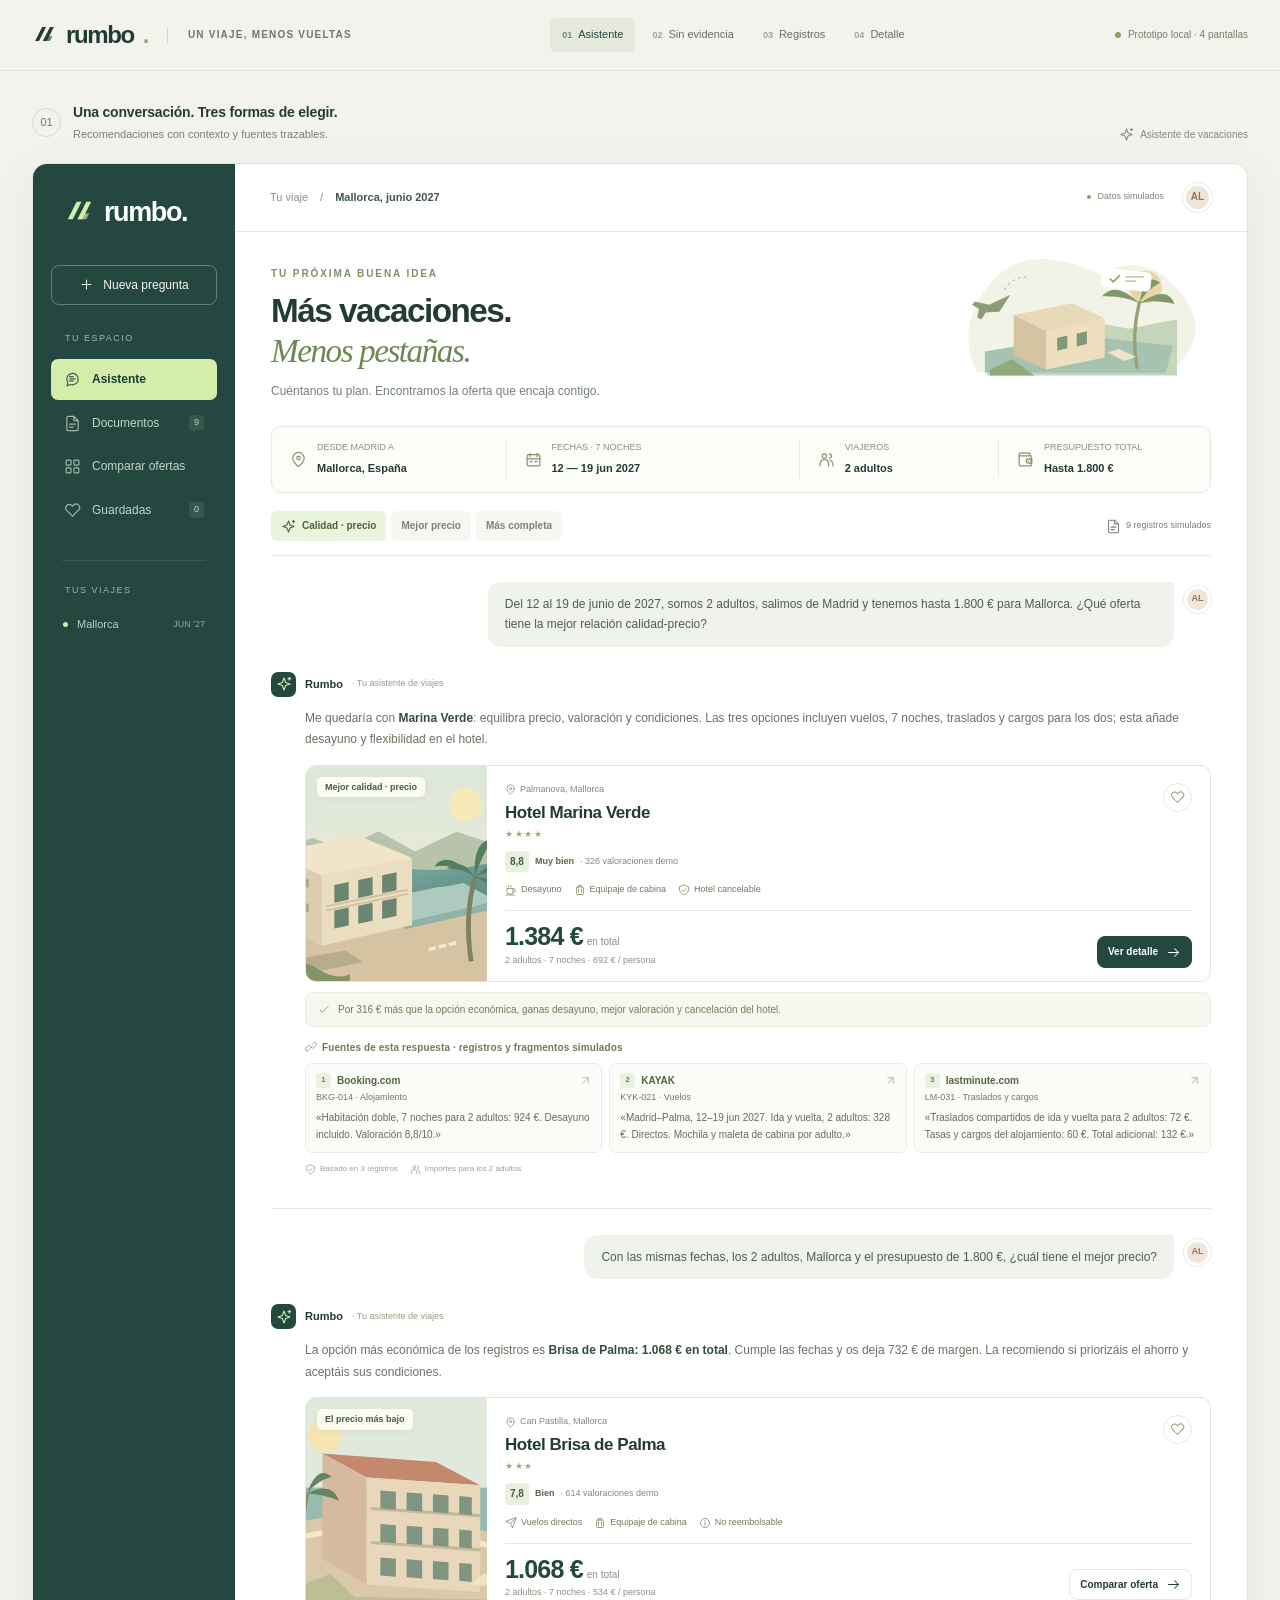
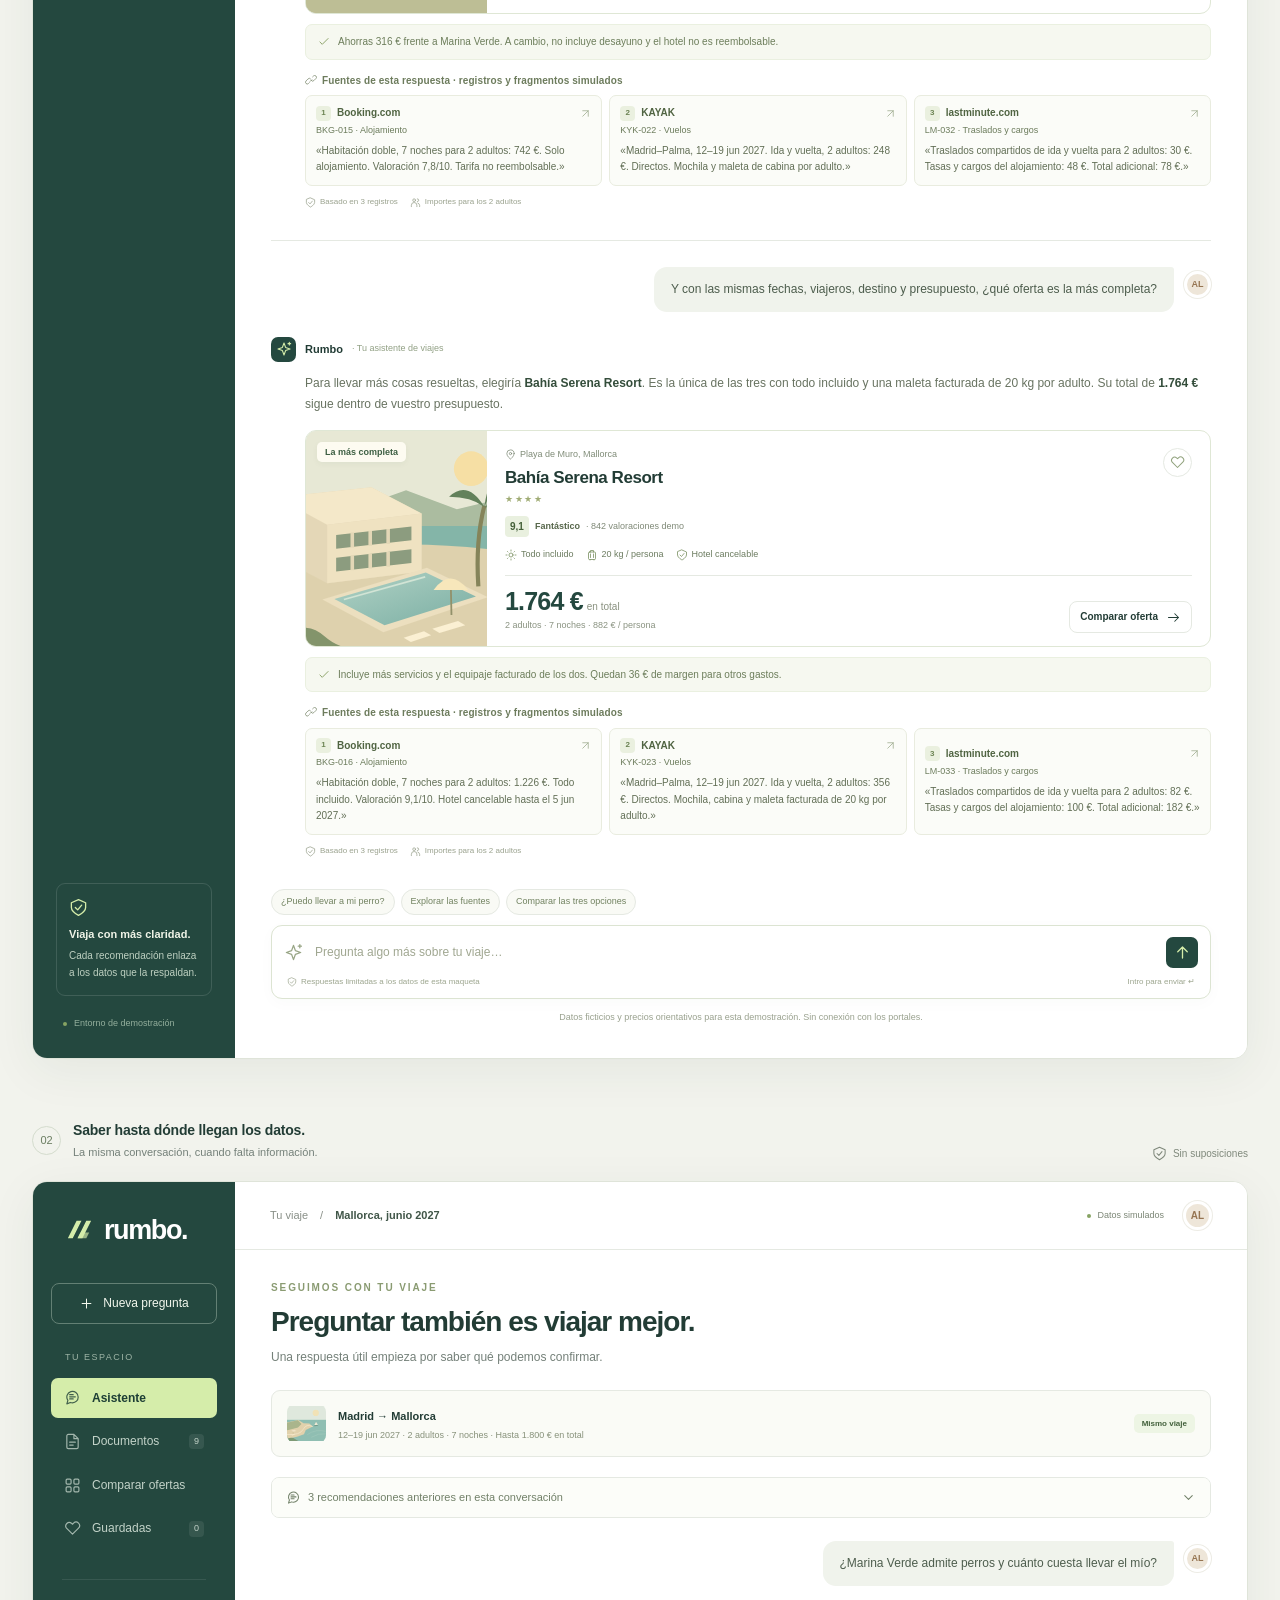
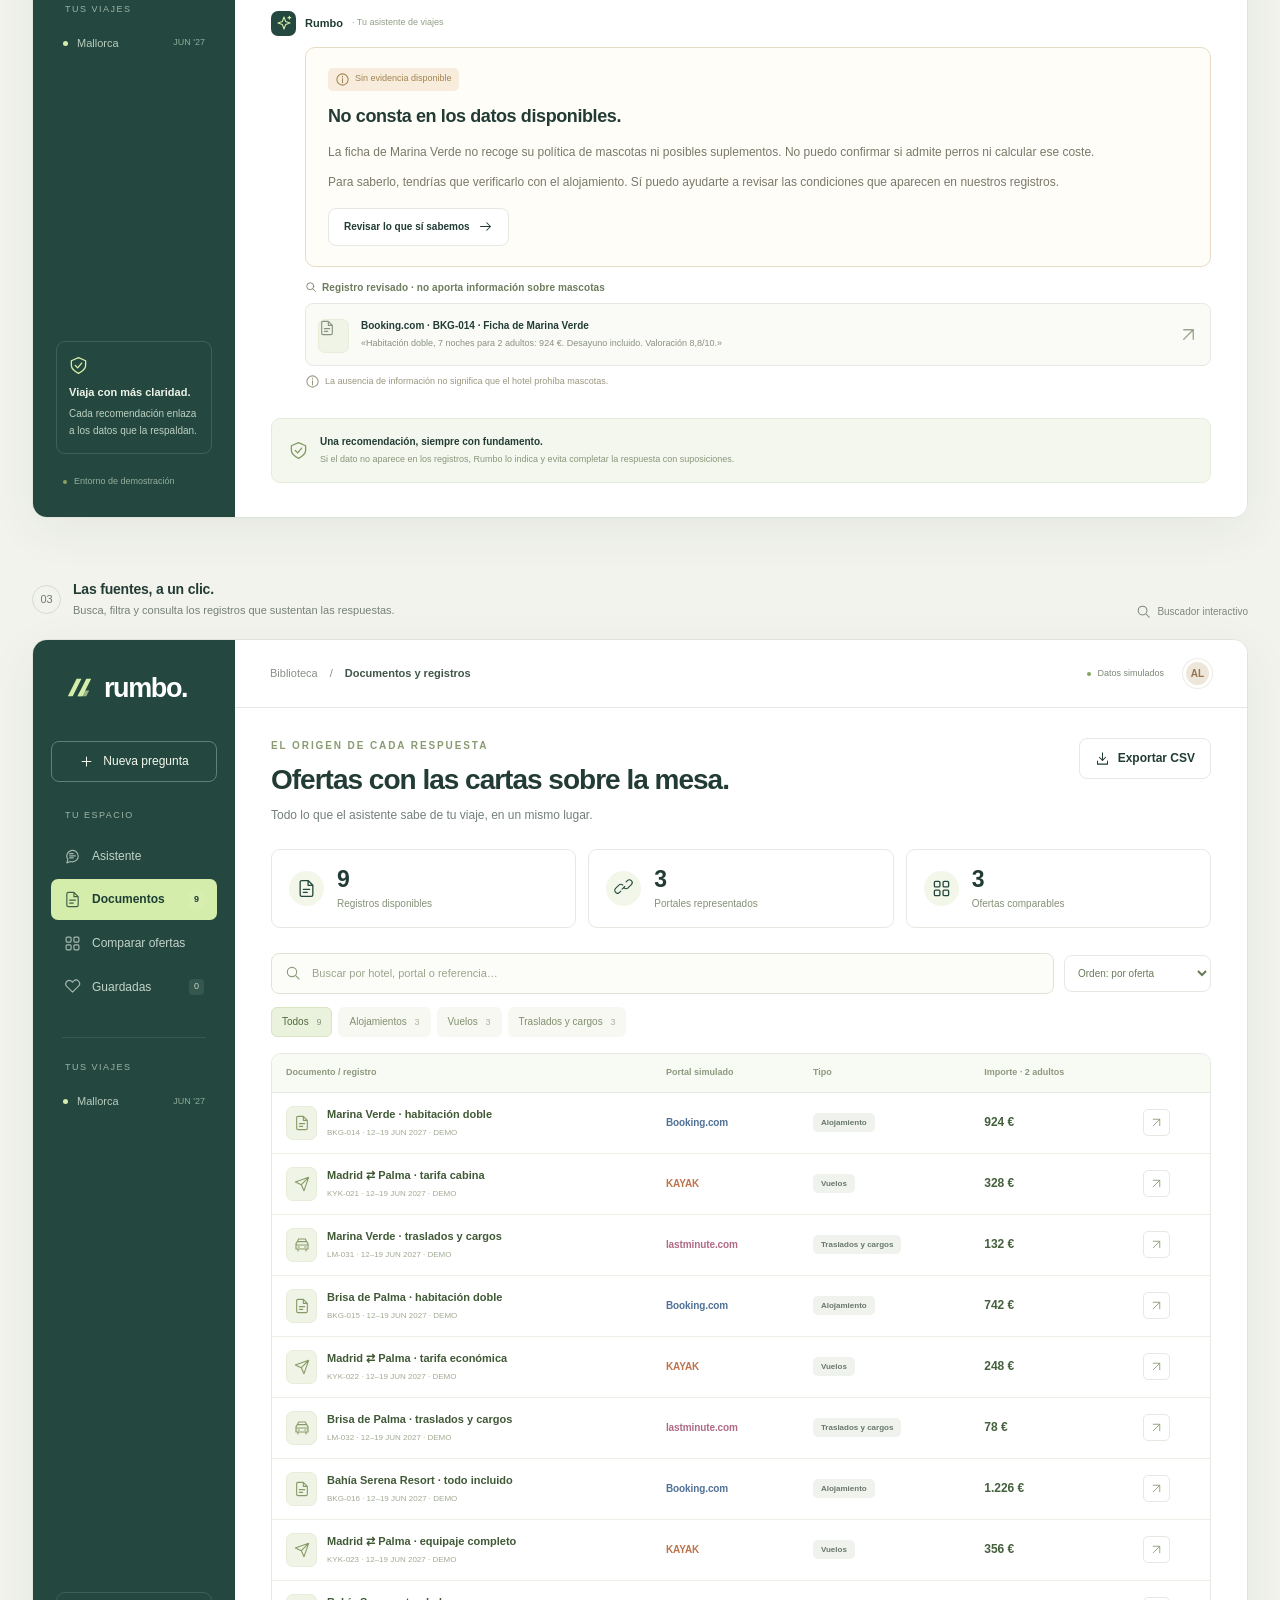
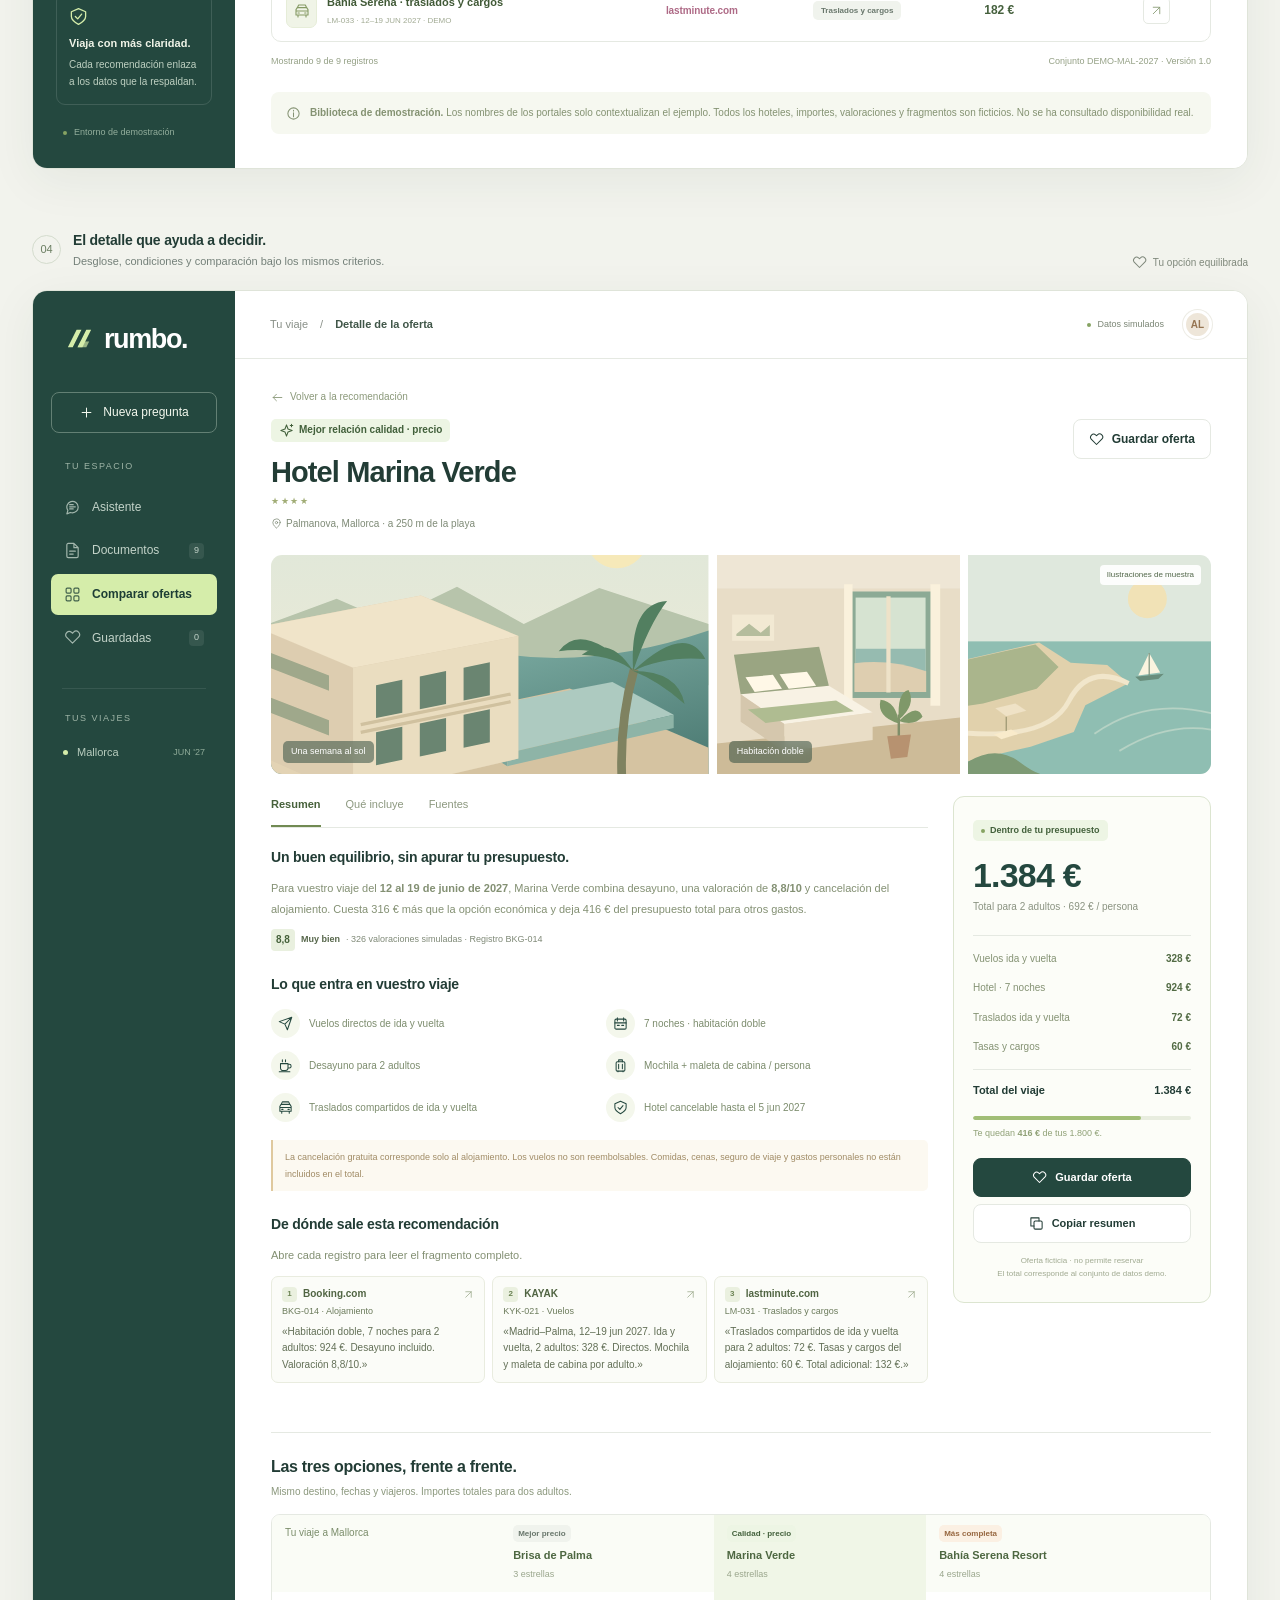
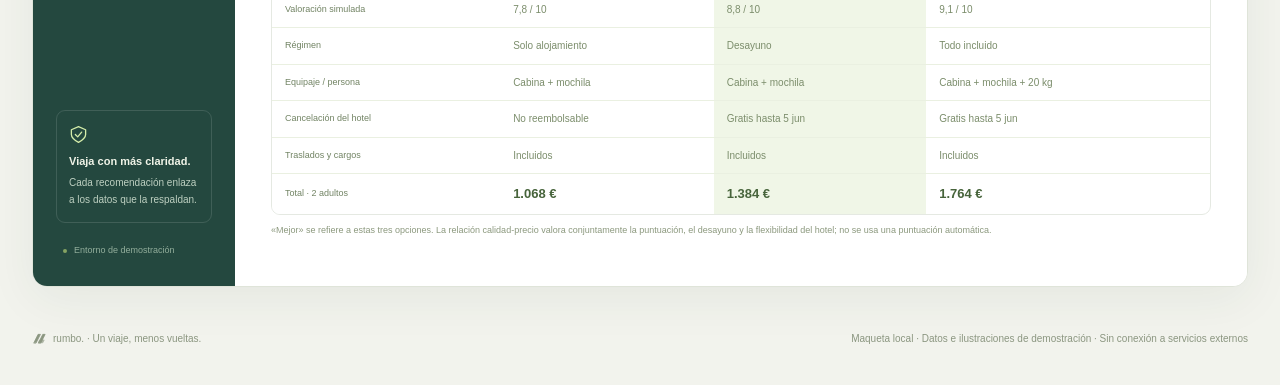
<file: maquetas.html>
<!DOCTYPE html>
<html lang="es">
<head>
  <meta charset="UTF-8">
  <meta name="viewport" content="width=device-width, initial-scale=1.0">
  <meta name="theme-color" content="#24483f">
  <meta name="description" content="Rumbo: maqueta local de un asistente de vacaciones con ofertas y fuentes simuladas.">
  <title>Rumbo — Encuentra tu próxima escapada</title>
  <style>
    :root{--paper:#f2f3ed;--white:#fff;--ink:#223c35;--muted:#748079;--line:#e5e9e2;--green:#24483f;--deep:#1d3e35;--lime:#d5edaa;--pale:#f2f7e9;--orange:#d2824d;--soft:#fbf3e9;--shadow:0 12px 48px #263d3410;--radius:16px}
    *{box-sizing:border-box}html{scroll-behavior:smooth;scroll-padding-top:88px}body{margin:0;background:var(--paper);color:var(--ink);font:14px/1.55 "Segoe UI",Arial,sans-serif;-webkit-font-smoothing:antialiased}button,input,select{font:inherit}button,a,input,select{touch-action:manipulation}button,a{ -webkit-tap-highlight-color:transparent}button{cursor:pointer}a{color:inherit;text-decoration:none}button{color:inherit}button:focus-visible,a:focus-visible,input:focus-visible,select:focus-visible,summary:focus-visible{outline:3px solid #84a66a;outline-offset:4px}button:disabled{cursor:default}svg{display:block;flex-shrink:0}.icon{width:19px;height:19px;fill:none;stroke:currentColor;stroke-width:1.65;stroke-linecap:round;stroke-linejoin:round}.icon.small{width:15px;height:15px}.hidden{display:none!important}.sr-only{position:absolute;width:1px;height:1px;overflow:hidden;clip:rect(0,0,0,0);white-space:nowrap}.wrap{width:min(1400px,calc(100% - 64px));margin:auto}button{border:0;background:none}h1,h2,h3,h4,p{margin:0}button,.nav-link,.source,.record-row{transition:background .18s,box-shadow .18s,transform .18s}button:hover{filter:brightness(.97)}.eyebrow{text-transform:uppercase;letter-spacing:1.9px;font-size:10px;font-weight:700}.muted{color:var(--muted)}.brand{display:flex;align-items:center;gap:9px;font-size:27px;font-weight:750;letter-spacing:-1.4px}.brand-mark{width:31px;height:31px}.dot{height:6px;width:6px;border-radius:50%;background:#86a363;display:inline-block}.btn{display:inline-flex;justify-content:center;align-items:center;gap:8px;border:1px solid var(--line);border-radius:8px;background:white;padding:10px 15px;font-size:12px;font-weight:600;white-space:nowrap}.btn.primary{background:var(--green);color:white;border-color:var(--green)}.btn.lime{background:var(--lime);border-color:var(--lime);color:var(--deep)}.btn.text{padding:6px 0;background:none;border:none;color:var(--green)}.badge{display:inline-flex;align-items:center;gap:5px;font-size:10px;font-weight:600;padding:4px 8px;border-radius:5px;line-height:1.4;white-space:nowrap}.badge.green{color:#42603b;background:#edf5e4}.badge.sand{color:#96663f;background:#fbf0e3}.badge.gray{color:#68766b;background:#f0f3ed}.round-icon{display:grid;place-items:center;flex-shrink:0;border-radius:50%;width:34px;height:34px;background:var(--pale);color:var(--green)}
    .prototype-bar{position:sticky;top:0;z-index:30;background:#f2f3edf2;backdrop-filter:blur(14px);border-bottom:1px solid #dfe4da}.prototype-inner{height:70px;display:flex;align-items:center;justify-content:space-between;gap:20px}.prototype-title{display:flex;align-items:center;gap:19px}.prototype-title .brand{font-size:24px}.prototype-title .brand-mark{width:25px;height:25px}.prototype-label{border-left:1px solid #d4dbd0;padding-left:20px;font-size:10px;letter-spacing:1.2px;color:#6b786b;font-weight:600}.prototype-nav{display:flex;gap:5px}.prototype-nav a{padding:8px 12px;font-size:11px;color:#647166;border-radius:6px}.prototype-nav a:hover,.prototype-nav a.active{background:#e4e9db;color:var(--green)}.prototype-nav b{font-size:9px;margin-right:6px;opacity:.6}.prototype-status{display:flex;align-items:center;gap:7px;font-size:10px;color:#718068;white-space:nowrap}.intro{display:flex;justify-content:space-between;align-items:flex-end;padding:31px 0 20px}.screen-caption{display:flex;align-items:center;gap:12px}.screen-num{font-size:11px;border:1px solid #d4dccd;border-radius:50%;width:29px;height:29px;display:grid;place-items:center;color:#6b7e62}.screen-caption h2{font-size:14px;font-weight:650;letter-spacing:-.2px}.screen-caption p{font-size:11px;color:var(--muted);margin-top:2px}.caption-note{font-size:10px;color:#7f887b;display:flex;align-items:center;gap:6px}.screen{margin-bottom:30px;scroll-margin-top:85px}.app-shell{display:grid;grid-template-columns:202px minmax(0,1fr);border:1px solid #dfe4d9;border-radius:15px;overflow:hidden;box-shadow:var(--shadow);background:white}.sidebar{background:var(--green);color:#dae6df;display:flex;flex-direction:column;padding:28px 18px;min-width:0}.sidebar .brand{padding:0 13px;color:white;margin-bottom:31px}.sidebar .brand-mark{color:var(--lime)}.new-trip{display:flex;justify-content:center;align-items:center;gap:9px;border:1px solid #638074;border-radius:8px;padding:10px;font-size:12px;color:#f3f8ee;margin-bottom:27px}.new-trip:hover{background:#ffffff0d}.nav-label{font-size:9px;letter-spacing:1.5px;color:#9eb4a6;padding:0 14px;margin:0 0 10px}.nav-link{padding:11px 13px;display:flex;align-items:center;gap:11px;font-size:12px;border-radius:7px;margin:3px 0;color:#c3d3c9}.nav-link .icon{width:17px;height:17px;opacity:.8}.nav-link.active{background:var(--lime);color:var(--deep);font-weight:650}.nav-link:hover:not(.active){background:#ffffff0c}.nav-link .nav-count{font-size:9px;margin-left:auto;background:#ffffff15;border-radius:4px;padding:1px 5px}.sidebar-divider{height:1px;background:#ffffff16;margin:27px 11px 23px}.trip-link{display:flex;align-items:center;gap:9px;padding:8px 12px;font-size:11px;color:#b7cbbd}.trip-link .dot{background:var(--lime);width:5px;height:5px}.trip-link small{margin-left:auto;font-size:9px;color:#8eaa98}.side-bottom{margin-top:auto;padding-top:75px}.side-tip{margin:0 5px;padding:14px 12px;border:1px solid #ffffff20;border-radius:9px;color:#bed0c1}.side-tip .icon{color:var(--lime);margin-bottom:9px}.side-tip b{display:block;font-size:11px;color:#f0f4e8;font-weight:550;margin-bottom:4px}.side-tip p{font-size:10px;line-height:1.7}.side-footer{font-size:9px;color:#93ae9c;padding:21px 12px 0;display:flex;align-items:center;gap:7px}.app-body{background:#fff;min-width:0}.app-topbar{height:68px;border-bottom:1px solid var(--line);display:flex;align-items:center;justify-content:space-between;padding:0 35px}.breadcrumb{font-size:11px;color:#899088;display:flex;gap:12px;align-items:center}.breadcrumb b{color:#405648;font-weight:550}.top-actions{display:flex;align-items:center;gap:19px}.demo-tag{display:flex;align-items:center;gap:6px;font-size:9px;color:#7b8675}.avatar{width:29px;height:29px;display:grid;place-items:center;border-radius:50%;font-size:10px;font-weight:700;background:#eee6d9;color:#967552;border:3px solid #fff;box-shadow:0 0 0 1px #edece5}.app-content{padding:30px 36px 34px;max-width:1180px;margin:auto}.hero{display:flex;justify-content:space-between;gap:22px;position:relative;margin-bottom:25px;min-height:132px}.hero-copy{padding-top:4px;z-index:1}.hero .eyebrow{color:#7c9167;margin-bottom:10px}.hero h1{font-size:clamp(27px,2.6vw,39px);line-height:1.2;font-weight:650;letter-spacing:-1.5px}.hero h1 em{font-family:Georgia,serif;font-weight:400;color:#6f8851}.hero p{font-size:12px;color:var(--muted);margin-top:11px}.hero-art{width:255px;height:140px;margin-top:-11px;flex-shrink:0}.trip-context{display:grid;grid-template-columns:1fr 1.25fr .85fr .9fr;border:1px solid var(--line);border-radius:10px;margin-bottom:18px;background:#fcfdf9;padding:14px 0}.context-item{display:flex;align-items:center;gap:10px;padding:0 18px;border-right:1px solid var(--line);min-width:0}.context-item:last-child{border:0}.context-item .icon{color:#83916d;width:17px;height:17px}.context-item span{display:block;font-size:9px;color:#84907d;margin-bottom:2px}.context-item strong{font-size:11px;font-weight:600;white-space:nowrap}.chat-toolbar{display:flex;align-items:center;justify-content:space-between;border-bottom:1px solid var(--line);padding-bottom:14px;margin-bottom:26px}.criteria{display:flex;gap:5px}.criterion{display:flex;gap:6px;align-items:center;font-size:10px;font-weight:550;padding:7px 10px;color:#7b8476;border-radius:6px;background:#f6f7f2}.criterion.active{background:#eaf3db;color:#48643a}.chat-toolbar .muted{font-size:9px;display:flex;align-items:center;gap:5px}.turn{margin-bottom:32px;scroll-margin-top:95px}.user-message{display:flex;justify-content:flex-end;gap:10px;margin-bottom:25px}.user-bubble{background:#f0f3ec;border-radius:13px 3px 13px 13px;padding:12px 17px;max-width:73%;font-size:12px;line-height:1.7;color:#4d5d4d}.user-message .avatar{margin-top:4px;flex-shrink:0;width:27px;height:27px;font-size:9px}.assistant-label{display:flex;align-items:center;gap:9px;margin-bottom:11px;font-size:11px;font-weight:600}.assistant-label .assistant-icon{height:25px;width:25px;border-radius:7px;background:var(--green);color:var(--lime);display:grid;place-items:center}.assistant-icon svg{width:16px;height:16px}.assistant-label span{font-weight:400;color:#91a084;font-size:9px}.assistant-content{margin-left:34px}.answer-intro{font-size:12px;color:#687361;line-height:1.8;margin:0 0 14px}.answer-intro b{font-weight:600;color:#344d3b}.offer-card{border:1px solid #dfe7d5;border-radius:11px;overflow:hidden;display:grid;grid-template-columns:181px minmax(0,1fr);background:white}.offer-visual{position:relative;min-height:184px;overflow:hidden;background:#dce8d9}.landscape{width:100%;height:100%;position:absolute;inset:0;object-fit:cover}.offer-visual .badge{position:absolute;top:11px;left:11px;background:#fffdf5e8;color:#3d5f43;font-size:9px;z-index:1;box-shadow:0 2px 6px #1f43300b}.offer-body{padding:17px 18px 13px;min-width:0}.offer-top{display:flex;align-items:flex-start;justify-content:space-between;gap:10px}.offer-place{font-size:9px;color:#7f8b77;display:flex;align-items:center;gap:4px;margin-bottom:5px}.offer-place .icon{width:11px;height:11px}.offer-name{font-size:17px;letter-spacing:-.45px;font-weight:650;line-height:1.3}.offer-stars{font-size:9px;color:#a0ac75;letter-spacing:1.5px;margin-top:4px}.heart{display:grid;place-items:center;width:29px;height:29px;border:1px solid var(--line);border-radius:50%;color:#91a27d;flex-shrink:0;background:#fff}.heart[aria-pressed=true]{color:#b47855;background:#fff1e5;border-color:#e6c9b3}.heart[aria-pressed=true] svg{fill:#e9b28c;stroke:#b47855}.rating{display:flex;align-items:center;gap:6px;margin:9px 0 11px;font-size:9px;color:#7f8977}.rating b{background:#e9f0df;color:#446039;font-size:10px;padding:3px 5px;border-radius:4px}.rating strong{font-weight:550;color:#56664a}.offer-inclusions{display:flex;flex-wrap:wrap;gap:5px 12px;font-size:9px;color:#6c7c60}.offer-inclusions span{display:flex;align-items:center;gap:4px}.offer-inclusions .icon{height:12px;width:12px;color:#7f9567}.offer-bottom{display:flex;align-items:flex-end;justify-content:space-between;gap:12px;margin-top:13px;padding-top:11px;border-top:1px solid var(--line)}.price{font-size:25px;line-height:1.15;letter-spacing:-.8px;font-weight:650;color:var(--green)}.price small{font-size:10px;font-weight:400;letter-spacing:0;color:#89917f;margin-left:4px}.price-description{font-size:9px;color:#8a9381;margin-top:3px}.offer-bottom .btn{font-size:10px;padding:7px 10px}.why-row{display:flex;gap:7px;align-items:flex-start;background:#f6f8f0;border:1px solid #eaf0e0;border-radius:7px;font-size:10px;color:#6c7d5a;padding:9px 11px;margin-top:10px}.why-row .icon{width:14px;height:14px;margin-top:1px;color:#8ba167}.sources-heading{display:flex;align-items:center;gap:5px;color:#819074;font-size:9px;font-weight:550;letter-spacing:.1px;margin:13px 0 7px}.sources-heading .icon{width:12px;height:12px}.source-grid{display:grid;grid-template-columns:repeat(3,minmax(0,1fr));gap:7px}.source{display:block;text-align:left;min-width:0;width:100%;background:#fbfcf8;border:1px solid #e9ecdf;border-radius:7px;padding:9px 10px}.source:hover{background:#f2f6e8;border-color:#bccba8;transform:translateY(-1px)}.source-top{display:flex;align-items:center;gap:6px;font-size:9px;color:#506442;font-weight:650}.source-n{display:grid;place-items:center;width:15px;height:15px;border-radius:4px;background:#eaf0df;font-size:8px;color:#6b8353;flex-shrink:0}.source-portal{overflow:hidden;text-overflow:ellipsis;white-space:nowrap}.source .icon{margin-left:auto;width:11px;height:11px;color:#9aa98b}.source-id{display:block;font-size:8px;color:#9ca58d;margin-top:3px}.source-quote{font-size:9px;line-height:1.65;color:#7d8771;display:block;margin-top:5px}.response-footer{display:flex;gap:12px;margin-top:10px;font-size:8px;color:#9aa28e}.response-footer span{display:flex;align-items:center;gap:4px}.response-footer .icon{width:11px;height:11px}.conversation-divider{height:1px;background:var(--line);margin:26px 0}.chat-composer{border:1px solid #dce4d2;border-radius:11px;padding:11px 12px 9px;background:white;box-shadow:0 4px 16px #29453406}.composer-row{display:flex;align-items:center;gap:9px}.composer-row input{flex:1;min-width:0;border:0;background:none;outline:none;padding:5px 3px;font-size:12px;color:var(--ink)}.composer-row input::placeholder{color:#a0a791}.composer-send{height:31px;width:32px;border-radius:7px;background:var(--green);color:var(--lime);display:grid;place-items:center}.composer-meta{display:flex;justify-content:space-between;margin:8px 3px 0;font-size:8px;color:#9ca58e}.composer-meta span{display:flex;align-items:center;gap:4px}.composer-meta .icon{height:10px;width:10px}.disclaimer{text-align:center;font-size:9px;color:#99a18e;margin-top:12px}.mini-prompts{display:flex;gap:6px;flex-wrap:wrap;margin:10px 0}.mini-prompt{font-size:9px;border:1px solid var(--line);border-radius:20px;background:#f9faf5;padding:5px 9px;color:#718260}
    .section-heading{display:flex;align-items:flex-start;justify-content:space-between;gap:20px;margin-bottom:24px}.section-heading .eyebrow{color:#8a9b72;margin-bottom:8px}.section-heading h2{font-size:28px;font-weight:650;letter-spacing:-1px;line-height:1.25}.section-heading p{font-size:12px;color:var(--muted);margin-top:9px}.conversation-context{border:1px solid var(--line);border-radius:9px;display:flex;align-items:center;gap:12px;padding:13px 15px;margin-bottom:20px;background:#fafbf6}.context-thumb{width:39px;height:39px;border-radius:8px;overflow:hidden;position:relative;flex-shrink:0}.conversation-context strong{font-size:11px;font-weight:600}.conversation-context p{font-size:9px;color:#87917a;margin-top:2px}.conversation-context .badge{margin-left:auto;font-size:8px}.history-summary{border:1px solid var(--line);border-radius:8px;margin:0 0 23px;font-size:11px;color:#718068;overflow:hidden}.history-summary summary{display:flex;align-items:center;gap:7px;cursor:pointer;padding:11px 14px;background:#fcfdf9;list-style:none}.history-summary summary::-webkit-details-marker{display:none}.history-summary summary .icon:last-child{margin-left:auto}.history-summary[open] summary .icon:last-child{transform:rotate(180deg)}.history-lines{padding:0 14px 12px}.history-line{padding-top:10px;border-top:1px solid #edf0e7;margin-top:8px;font-size:10px}.history-line b{color:#53694a;font-weight:550}.no-data{border:1px solid #e8dbc6;background:#fffdf8;border-radius:10px;padding:20px 22px}.no-data-tag{display:inline-flex;gap:5px;align-items:center;padding:4px 7px;border-radius:5px;background:#f8eddc;color:#a08250;font-size:9px;margin-bottom:12px}.no-data h3{font-size:18px;font-weight:600;letter-spacing:-.4px;margin-bottom:10px}.no-data p{font-size:12px;color:#7a7969;line-height:1.9}.no-data .btn{margin-top:14px;font-size:10px}.checked-source{display:flex;align-items:center;gap:12px;background:#fafbf7;border:1px solid var(--line);border-radius:8px;padding:12px;text-align:left;width:100%;margin-top:8px}.checked-source>div{flex:1}.checked-source b{font-size:10px;font-weight:600;display:block}.checked-source span{font-size:9px;color:#89917f;display:block;line-height:1.75;margin-top:3px}.checked-source>.icon{color:#98a48d}.absence-note{font-size:9px;color:#9a977f;margin-top:8px;display:flex;align-items:center;gap:5px}.trust-strip{display:flex;align-items:center;gap:12px;padding:15px 17px;margin-top:29px;background:#f4f7ed;border:1px solid #e6ecda;border-radius:9px}.trust-strip .icon{color:#829a62}.trust-strip b{display:block;font-size:10px;font-weight:600}.trust-strip p{font-size:9px;color:#8a957b;margin-top:3px}
    .stats-row{display:grid;grid-template-columns:repeat(3,minmax(0,1fr));gap:12px;margin-bottom:25px}.stat{border:1px solid var(--line);border-radius:9px;padding:15px 17px;display:flex;align-items:center;gap:13px}.stat .round-icon{width:35px;height:35px}.stat strong{font-size:23px;letter-spacing:-.5px;font-weight:600;display:block;line-height:1.25}.stat p{font-size:10px;color:#859077;margin-top:3px}.search-tools{display:flex;gap:10px;align-items:center;margin-bottom:13px}.search-input{display:flex;align-items:center;gap:9px;flex:1;border:1px solid #dee5d5;border-radius:8px;padding:10px 13px;background:#fcfdf9}.search-input .icon{color:#8c9c7b;width:16px;height:16px}.search-input input{width:100%;border:0;outline:0;background:none;font-size:11px;color:var(--ink)}.search-input input::placeholder{color:#9aa58b}.sort-select{border:1px solid var(--line);border-radius:8px;background:white;padding:11px 9px;color:#687a58;font-size:10px;max-width:170px}.filters{display:flex;gap:6px;margin-bottom:16px;flex-wrap:wrap}.filter{font-size:10px;padding:6px 10px;background:#f6f8f1;color:#829070;border:1px solid transparent;border-radius:6px}.filter span{margin-left:5px;font-size:9px;opacity:.65}.filter.active{background:#eaf2dd;color:#4f693c;border-color:#d7e5c3}.record-table-wrap{border:1px solid var(--line);border-radius:10px;overflow-x:auto}.record-table{border-collapse:collapse;width:100%;white-space:nowrap}.record-table thead{background:#f8faf4;text-align:left}.record-table th{font-size:9px;font-weight:600;color:#8d997e;padding:12px 14px;border-bottom:1px solid var(--line)}.record-table td{padding:13px 14px;border-bottom:1px solid #edf0e6;font-size:10px;color:#7c896e}.record-table tr:last-child td{border:0}.record-row:hover{background:#fbfcf7}.record-name{display:flex;gap:10px;align-items:center}.record-icon{display:grid;place-items:center;width:31px;height:34px;background:#f0f4e7;border:1px solid #e6edd8;border-radius:7px;color:#859a64}.record-icon .icon{width:16px;height:16px}.record-name b{font-size:11px;font-weight:600;color:#405936;display:block}.record-name small{font-size:8px;color:#a1aa93;display:block;margin-top:3px}.portal{font-size:10px;font-weight:650;letter-spacing:-.1px;color:#51634c}.portal.kayak{color:#bd744d}.portal.booking{color:#507195}.portal.lastminute{color:#ae6a86}.record-price{font-size:12px;font-weight:600;color:#45603d}.record-view{padding:6px;border:1px solid var(--line);border-radius:5px;color:#8b9d76}.record-view .icon{width:13px;height:13px}.table-footer{display:flex;justify-content:space-between;gap:12px;align-items:center;margin-top:13px;font-size:9px;color:#94a085}.local-note{margin-top:23px;background:#f6f8f0;padding:13px 15px;border-radius:8px;color:#849272;font-size:10px;display:flex;align-items:flex-start;gap:9px}.local-note .icon{width:15px;height:15px;flex-shrink:0;margin-top:1px}.empty-state{text-align:center;padding:35px;font-size:12px;color:#8b987a}
    .detail-title{display:flex;justify-content:space-between;align-items:flex-start;gap:16px;margin:14px 0 18px}.back-link{display:flex;align-items:center;gap:6px;font-size:10px;color:#8b997a}.back-link .icon{width:13px;height:13px}.detail-title h2{font-size:29px;font-weight:650;letter-spacing:-.9px;line-height:1.3}.detail-title .offer-stars{margin:4px 0 7px}.detail-title .offer-place{font-size:10px}.detail-gallery{display:grid;grid-template-columns:1.8fr 1fr 1fr;gap:8px;height:219px;border-radius:11px;overflow:hidden;margin-bottom:22px}.detail-gallery>div{position:relative;overflow:hidden}.gallery-label{position:absolute;left:12px;bottom:11px;color:#fff;font-size:9px;padding:4px 8px;background:#25443880;border-radius:5px;backdrop-filter:blur(5px)}.gallery-simulated{font-size:8px;background:#ffffffe8;color:#516749;position:absolute;right:10px;top:10px;border-radius:4px;padding:4px 7px}.detail-layout{display:grid;grid-template-columns:minmax(0,1fr) 258px;gap:25px}.detail-tabs{display:flex;gap:25px;border-bottom:1px solid var(--line);font-size:11px;margin-bottom:19px}.detail-tabs a{padding:0 0 12px;color:#8c987f}.detail-tabs a:first-child{border-bottom:2px solid #718a53;color:#47613b;font-weight:600}.detail-section{margin-bottom:23px;scroll-margin-top:100px}.detail-section h3{font-size:14px;font-weight:600;margin-bottom:10px;letter-spacing:-.2px}.detail-section p{font-size:11px;color:#839073;line-height:1.9}.amenities{display:grid;grid-template-columns:1fr 1fr;gap:13px;margin-top:14px}.amenity{display:flex;align-items:center;gap:9px;font-size:10px;color:#7c8c6d}.amenity .round-icon{width:29px;height:29px;background:#f4f7ec}.amenity .icon{width:15px;height:15px}.detail-note{border-left:2px solid #dfc99e;padding:9px 12px;background:#fcf9f1;border-radius:0 5px 5px 0;font-size:9px;color:#a08b65;margin-top:18px;line-height:1.8}.budget-card{border:1px solid #dce5d0;border-radius:11px;padding:21px 19px;background:#fcfdf8;align-self:start}.budget-card .badge{font-size:9px;margin-bottom:15px}.budget-card .price{font-size:34px}.budget-card .price-description{font-size:10px;margin-top:4px}.budget-items{border-top:1px solid var(--line);margin-top:20px;padding-top:8px}.budget-item{display:flex;justify-content:space-between;gap:15px;font-size:10px;color:#849273;padding:7px 0}.budget-item strong{color:#526b44;font-weight:550}.budget-total{display:flex;justify-content:space-between;gap:15px;border-top:1px solid var(--line);padding-top:12px;margin-top:7px;font-size:11px;font-weight:650}.budget-progress{height:4px;background:#e8eddf;border-radius:5px;overflow:hidden;margin-top:17px}.budget-progress span{height:100%;width:76.9%;background:#a1be77;display:block;border-radius:5px}.budget-remaining{font-size:9px;color:#90a177;margin:7px 0 17px}.budget-card .btn{width:100%;font-size:11px}.budget-card .btn+.btn{margin-top:7px}.budget-foot{font-size:8px;text-align:center;color:#a0aa91;line-height:1.7;margin-top:11px}.comparison{margin-top:26px;border-top:1px solid var(--line);padding-top:22px}.comparison h3{font-size:16px;letter-spacing:-.3px;font-weight:600}.comparison>p{font-size:10px;color:#8b987d;margin-top:4px;margin-bottom:14px}.comparison-wrap{overflow-x:auto;border:1px solid var(--line);border-radius:9px}.comparison table{width:100%;border-collapse:collapse;min-width:580px;font-size:10px}.comparison th,.comparison td{padding:10px 13px;text-align:left;border-bottom:1px solid #eaf0e1;font-weight:400;color:#7b8d6b}.comparison th{background:#fafcf6;vertical-align:top}.comparison th b{display:block;color:#4d6741;font-size:11px;font-weight:600;margin:5px 0 2px}.comparison th span{font-size:9px;color:#9aa68c}.comparison tr:last-child td{border:0;font-size:13px;color:#47643b;font-weight:650}.comparison th:nth-child(3),.comparison td:nth-child(3){background:#f0f6e7}.comparison td:first-child{font-size:9px;color:#8c9a7d}.comparison .badge{font-size:8px;padding:3px 5px}.prototype-footer{padding:14px 0 38px;display:flex;justify-content:space-between;font-size:10px;color:#8b9680;gap:20px}.prototype-footer span{display:flex;align-items:center;gap:6px}
    dialog{border:1px solid #d7e2ca;border-radius:15px;padding:0;max-width:610px;width:calc(100% - 32px);color:var(--ink);box-shadow:0 30px 100px #153b3533;background:white;max-height:85vh;overflow:auto}dialog::backdrop{background:#183b3866;backdrop-filter:blur(4px)}.modal-head{display:flex;justify-content:space-between;gap:15px;align-items:center;padding:22px 25px;border-bottom:1px solid var(--line)}.modal-head h2{font-size:18px;letter-spacing:-.5px;font-weight:600}.close-modal{display:grid;place-items:center;width:29px;height:29px;border:1px solid var(--line);border-radius:6px;color:#89977a}.close-modal .icon{width:15px;height:15px}.modal-body{padding:23px 25px}.modal-meta{display:grid;grid-template-columns:1fr 1fr;gap:17px;margin:20px 0}.modal-meta dt{font-size:9px;text-transform:uppercase;letter-spacing:.8px;color:#94a183}.modal-meta dd{margin:3px 0 0;font-size:12px;color:#5c744c}.record-excerpt{padding:16px 18px;margin:0;background:#f4f7ed;border-left:3px solid #a2b983;border-radius:0 7px 7px 0;font-size:12px;color:#70865c;line-height:1.9}.modal-body h3{font-size:11px;margin:22px 0 10px;font-weight:600}.modal-body>p{font-size:11px;color:#92a081;line-height:1.9}.modal-bottom{display:flex;justify-content:flex-end;gap:9px;border-top:1px solid var(--line);padding:15px 25px;background:#fcfdf9}.toast{position:fixed;bottom:25px;left:50%;transform:translate(-50%,12px);background:var(--green);color:#f6f9ef;border:1px solid #63816d;box-shadow:0 7px 30px #143a3625;border-radius:9px;padding:13px 19px;font-size:12px;z-index:80;opacity:0;pointer-events:none;transition:opacity .2s,transform .2s;max-width:calc(100% - 32px);text-align:center}.toast.visible{opacity:1;transform:translate(-50%,0)}.live-answer{margin:18px 0;padding:14px 16px;border:1px solid var(--line);border-radius:9px;font-size:12px;color:#718563;background:#fbfcf8}.live-answer p{margin-top:9px}.live-answer a{text-decoration:underline;text-underline-offset:3px}.saved-item{display:none}.has-saved .saved-item{display:flex}.has-saved .favorite-dot{background:var(--lime)}
    @media(min-width:1550px){.wrap{width:1390px}.app-shell{grid-template-columns:216px minmax(0,1fr)}.app-content{padding:34px 49px}.offer-card{grid-template-columns:215px minmax(0,1fr)}.offer-visual{min-height:198px}.hero-art{width:290px}}
    @media(max-width:1150px){.wrap{width:calc(100% - 36px)}.app-shell{grid-template-columns:174px minmax(0,1fr)}.sidebar{padding:25px 11px}.app-content{padding:26px}.app-topbar{padding:0 26px}.hero-art{width:202px;height:130px}.hero h1{font-size:29px}.context-item{padding:0 10px;gap:7px}.context-item strong{font-size:10px}.offer-card{grid-template-columns:160px minmax(0,1fr)}.offer-body{padding:15px}.offer-name{font-size:16px}.source-grid{gap:5px}.source{padding:8px}.source-quote{font-size:8px}.prototype-label{display:none}.detail-layout{grid-template-columns:minmax(0,1fr) 230px;gap:20px}.detail-gallery{height:195px}.record-table th,.record-table td{padding:12px 10px}.hero p{font-size:11px}.chat-toolbar .muted{font-size:8px}}
    @media(max-width:900px){.app-shell{grid-template-columns:145px minmax(0,1fr)}.sidebar{padding:24px 8px}.sidebar .brand{font-size:24px;padding:0 6px}.sidebar .brand-mark{width:25px;height:25px}.nav-link{font-size:10px;padding:10px 9px;gap:8px}.new-trip{font-size:10px}.side-tip{padding:10px}.app-content{padding:22px}.app-topbar{padding:0 22px}.hero-art{width:158px;height:115px}.hero h1{font-size:27px}.hero p{max-width:240px;line-height:1.7}.hero{min-height:120px}.trip-context{grid-template-columns:1fr 1fr;row-gap:14px}.context-item:nth-child(2){border:0}.chat-toolbar{gap:8px;align-items:flex-start}.chat-toolbar>.muted{display:none}.criterion{font-size:9px;padding:6px 8px}.user-bubble{max-width:85%}.offer-card{grid-template-columns:135px minmax(0,1fr)}.offer-name{font-size:15px}.offer-body{padding:13px}.offer-inclusions{font-size:8px;gap:5px 7px}.offer-bottom{align-items:flex-start;gap:5px}.price{font-size:23px}.offer-bottom .btn{font-size:9px;padding:6px 7px}.offer-bottom .btn .icon{display:none}.source-grid{grid-template-columns:1fr}.source{display:grid;grid-template-columns:160px 1fr;column-gap:10px}.source-top{grid-row:1;grid-column:1}.source-id{grid-row:2;grid-column:1}.source-quote{grid-row:1/3;grid-column:2;margin:0;font-size:9px}.prototype-status{display:none}.prototype-nav a{font-size:10px;padding:8px}.section-heading h2{font-size:25px}.section-heading>.btn{font-size:10px;padding:8px}.detail-layout{grid-template-columns:minmax(0,1fr) 205px;gap:16px}.budget-card{padding:16px 13px}.budget-card .price{font-size:30px}.detail-gallery{height:160px}.amenities{grid-template-columns:1fr;gap:10px}.stats-row{gap:7px}.stat{padding:11px;gap:8px}.stat .round-icon{width:28px;height:28px}.stat strong{font-size:20px}.stat p{font-size:8px}.caption-note{font-size:9px}}
    @media(max-width:680px){.wrap{width:calc(100% - 24px)}.prototype-inner{height:60px;gap:8px}.prototype-title .brand{font-size:22px}.prototype-title .brand-mark{width:22px;height:22px}.prototype-nav{gap:0}.prototype-nav a{padding:7px;font-size:9px}.prototype-nav b{display:none}.prototype-nav a:last-child{display:none}.intro{padding-top:23px}.caption-note{display:none}.screen-caption h2{font-size:13px}.screen-caption p{font-size:10px}.app-shell{grid-template-columns:1fr;border-radius:11px}.sidebar{display:none}.app-topbar{height:52px;padding:0 17px}.app-content{padding:22px 17px}.hero-art{width:120px;height:103px;position:absolute;right:-8px;top:-2px;opacity:.6}.hero-copy{max-width:85%}.hero h1{font-size:28px}.hero p{max-width:270px}.hero{min-height:130px}.hero .eyebrow{font-size:8px}.hero-copy{z-index:1}.hero h1{position:relative}.assistant-content{margin-left:0}.user-bubble{font-size:11px;max-width:88%}.user-message{gap:6px}.offer-card{grid-template-columns:125px minmax(0,1fr)}.offer-body{padding:12px}.offer-name{font-size:15px}.offer-inclusions{font-size:8px}.offer-bottom{flex-direction:column;gap:8px}.offer-bottom .btn{font-size:9px}.offer-visual{min-height:210px}.offer-top{gap:3px}.heart{width:25px;height:25px}.rating{font-size:8px;gap:4px}.rating>span{display:none}.rating b{font-size:9px}.source{grid-template-columns:135px 1fr}.source-quote{font-size:8px}.source-top{font-size:8px}.offer-place{font-size:8px}.section-heading{gap:10px}.section-heading h2{font-size:25px}.section-heading p{font-size:11px}.section-heading>.btn{padding:8px;font-size:0}.section-heading>.btn .icon{width:16px;height:16px}.stats-row{gap:6px}.stat{padding:12px 8px;gap:6px;align-items:flex-start}.stat .round-icon{display:none}.stat strong{font-size:22px}.stat p{font-size:9px}.sort-select{max-width:120px;font-size:9px}.search-input{padding:10px}.search-input input{font-size:10px}.table-footer{font-size:8px}.detail-title h2{font-size:24px}.detail-title>.btn{font-size:0;padding:8px}.detail-title>.btn .icon{width:16px;height:16px}.detail-gallery{grid-template-columns:1.6fr 1fr;height:175px}.detail-gallery>div:last-child{display:none}.detail-layout{grid-template-columns:1fr}.budget-card{padding:21px;max-width:none}.detail-tabs{gap:22px}.amenities{grid-template-columns:1fr 1fr}.budget-card .price{font-size:36px}.detail-section p{font-size:11px}.budget-card .btn{width:100%}.prototype-footer{font-size:9px;flex-direction:column;gap:7px}.conversation-context .badge{display:none}.composer-meta span:last-child{display:none}.no-data{padding:18px}.no-data h3{font-size:17px}.modal-head,.modal-body{padding:19px}.modal-meta{gap:12px}.modal-meta dd{font-size:11px}.record-excerpt{font-size:11px}.hero h1 em{white-space:nowrap}}
    @media(prefers-reduced-motion:reduce){html{scroll-behavior:auto}*,*::before,*::after{transition:none!important;animation:none!important}}
    @media print{.prototype-bar,.sidebar,.chat-composer,.mini-prompts,.prototype-footer,.toast{display:none!important}.wrap{width:100%}.app-shell{display:block;box-shadow:none}.app-content{padding:20px}.screen{break-before:page}.screen:first-of-type{break-before:auto}.turn,.offer-card,.source-grid{break-inside:avoid}.app-topbar{height:45px}.intro{padding:15px 0}.source-quote{font-size:10px}body{background:white}.detail-layout{grid-template-columns:1fr 240px}}
    /* Keep the evidence legible and the keyboard focus visible at every size. */
    .app-shell,.record-table-wrap,.comparison-wrap{position:relative}
    .source-id{font-size:9px;color:#6b7b5b}.source-quote{font-size:10px;color:#626f56}.source-top{font-size:10px}.sources-heading{font-size:10px;color:#6d7c5d}.source-grid{align-items:stretch}.source{align-content:start}.search-input:focus-within,.chat-composer:focus-within{outline:2px solid #8da873;outline-offset:3px}.comparison tbody th{font-size:9px;color:#718363;background:white;font-weight:400;vertical-align:middle}.comparison tr:last-child th{border-bottom:0}.trip-link.saved-item{width:100%;text-align:left}
    @media(max-width:900px){.source-quote{font-size:10px}.source-id{font-size:9px}.source-top{font-size:9px}}
  </style>
</head>
<body>
  <svg width="0" height="0" aria-hidden="true" style="position:absolute;overflow:hidden"><defs>
    <symbol id="i-logo" viewBox="0 0 32 32"><path d="M4 23 13 5h5L9 23zM14 23 23 5h5l-9 18z" fill="currentColor"/><path d="M17 17h9l-3 6H14z" fill="currentColor" opacity=".65"/></symbol>
    <symbol id="i-spark" viewBox="0 0 24 24"><path d="m12 3 2.4 6.6L21 12l-6.6 2.4L12 21l-2.4-6.6L3 12l6.6-2.4zM20 2v4m-2-2h4"/></symbol>
    <symbol id="i-chat" viewBox="0 0 24 24"><path d="M20 11.5a8 8 0 0 1-8 8 10 10 0 0 1-3-.5L4 21l1.5-5A8 8 0 1 1 20 11.5Z"/><path d="M8 11h8M8 8h5M8 14h5"/></symbol>
    <symbol id="i-grid" viewBox="0 0 24 24"><rect x="3" y="3" width="7" height="7" rx="1.5"/><rect x="14" y="3" width="7" height="7" rx="1.5"/><rect x="3" y="14" width="7" height="7" rx="1.5"/><rect x="14" y="14" width="7" height="7" rx="1.5"/></symbol>
    <symbol id="i-heart" viewBox="0 0 24 24"><path d="M20.5 4.5a5 5 0 0 0-7 0L12 6l-1.5-1.5a5 5 0 0 0-7 7L12 20l8.5-8.5a5 5 0 0 0 0-7Z"/></symbol>
    <symbol id="i-file" viewBox="0 0 24 24"><path d="M14 2H6a2 2 0 0 0-2 2v16a2 2 0 0 0 2 2h12a2 2 0 0 0 2-2V8zM14 2v6h6M8 13h8M8 17h5"/></symbol>
    <symbol id="i-pin" viewBox="0 0 24 24"><path d="M20 10c0 6-8 12-8 12S4 16 4 10a8 8 0 1 1 16 0Z"/><circle cx="12" cy="10" r="2.5"/></symbol>
    <symbol id="i-calendar" viewBox="0 0 24 24"><rect x="3" y="5" width="18" height="16" rx="2"/><path d="M7 3v5M17 3v5M3 11h18M7 15h3M14 15h3"/></symbol>
    <symbol id="i-users" viewBox="0 0 24 24"><circle cx="9" cy="7" r="3"/><path d="M3 21v-3a6 6 0 0 1 12 0v3M16 4a3 3 0 0 1 0 6M21 21v-3a6 6 0 0 0-4-5"/></symbol>
    <symbol id="i-wallet" viewBox="0 0 24 24"><path d="M20 7H5a2 2 0 0 1 0-4h13v4M3 5v14a2 2 0 0 0 2 2h15V7M16 11h5v6h-5a3 3 0 0 1 0-6Z"/><path d="M16 14h1"/></symbol>
    <symbol id="i-arrow" viewBox="0 0 24 24"><path d="M4 12h16m-6-6 6 6-6 6"/></symbol>
    <symbol id="i-up-right" viewBox="0 0 24 24"><path d="M6 18 18 6M6 6h12v12"/></symbol>
    <symbol id="i-check" viewBox="0 0 24 24"><path d="m5 12 4 4L19 6"/></symbol>
    <symbol id="i-plane" viewBox="0 0 24 24"><path d="m22 2-7 20-4-9-9-4Z M11 13 22 2"/></symbol>
    <symbol id="i-cup" viewBox="0 0 24 24"><path d="M4 9h12v7a4 4 0 0 1-4 4H8a4 4 0 0 1-4-4ZM16 10h2a3 3 0 0 1 0 6h-2M7 3v3m5-3v3M2 22h17"/></symbol>
    <symbol id="i-bag" viewBox="0 0 24 24"><rect x="5" y="6" width="14" height="15" rx="2"/><path d="M9 6V3h6v3M9 10v7m6-7v7M8 21v1m8-1v1"/></symbol>
    <symbol id="i-shield" viewBox="0 0 24 24"><path d="m12 2 9 4v6c0 5-9 10-9 10S3 17 3 12V6zM8 12l3 3 5-6"/></symbol>
    <symbol id="i-clock" viewBox="0 0 24 24"><circle cx="12" cy="12" r="9"/><path d="M12 7v5l3 2"/></symbol>
    <symbol id="i-link" viewBox="0 0 24 24"><path d="m10 13 4-4M8 16l-2 2a4 4 0 0 1-6-6l5-5a4 4 0 0 1 6 0m2 4a4 4 0 0 0 6 0l5-5a4 4 0 0 0-6-6l-2 2" transform="translate(2 2) scale(.83)"/></symbol>
    <symbol id="i-search" viewBox="0 0 24 24"><circle cx="10.5" cy="10.5" r="7"/><path d="m16 16 5 5"/></symbol>
    <symbol id="i-plus" viewBox="0 0 24 24"><path d="M12 5v14M5 12h14"/></symbol>
    <symbol id="i-chevron" viewBox="0 0 24 24"><path d="m6 9 6 6 6-6"/></symbol>
    <symbol id="i-download" viewBox="0 0 24 24"><path d="M12 3v12m-5-5 5 5 5-5M4 16v5h16v-5"/></symbol>
    <symbol id="i-send" viewBox="0 0 24 24"><path d="M12 19V5m-6 6 6-6 6 6"/></symbol>
    <symbol id="i-info" viewBox="0 0 24 24"><circle cx="12" cy="12" r="9"/><path d="M12 11v6m0-10v1"/></symbol>
    <symbol id="i-close" viewBox="0 0 24 24"><path d="m6 6 12 12M6 18 18 6"/></symbol>
    <symbol id="i-back" viewBox="0 0 24 24"><path d="M20 12H4m6-6-6 6 6 6"/></symbol>
    <symbol id="i-copy" viewBox="0 0 24 24"><rect x="8" y="8" width="13" height="13" rx="2"/><path d="M16 8V3H3v13h5"/></symbol>
    <symbol id="i-sun" viewBox="0 0 24 24"><circle cx="12" cy="12" r="4"/><path d="M12 2v2m0 16v2M2 12h2m16 0h2M5 5l1 1m12 12 1 1M5 19l1-1M18 6l1-1"/></symbol>
    <symbol id="i-waves" viewBox="0 0 24 24"><path d="M2 7c3-4 6 4 10 0s7 4 10 0M2 13c3-4 6 4 10 0s7 4 10 0M2 19c3-4 6 4 10 0s7 4 10 0"/></symbol>
    <symbol id="i-car" viewBox="0 0 24 24"><path d="m5 7 2-4h10l2 4 2 3v8H3v-8zM5 7h14M3 12h18M6 18v3m12-3v3M6 15h2m8 0h2"/></symbol>
    <linearGradient id="sky" x2="0" y2="1"><stop stop-color="#dce7db"/><stop offset="1" stop-color="#f4ebd2"/></linearGradient>
    <linearGradient id="sea" x2=".5" y2="1"><stop stop-color="#8cbcb2"/><stop offset="1" stop-color="#416f68"/></linearGradient>
    <linearGradient id="pool" x2="1" y2="1"><stop stop-color="#b1d2c5"/><stop offset="1" stop-color="#7aaea3"/></linearGradient>
    <symbol id="scene-marina" viewBox="0 0 400 360">
      <rect width="400" height="360" fill="url(#sky)"/><circle cx="316" cy="64" r="28" fill="#f6e9b9"/><path d="m0 142 60-22 46 20 64-31 61 34 69-33 100 33v56H0Z" fill="#b7c4ab"/><path d="M0 157q80-19 180 7t220-15v211H0Z" fill="url(#sea)"/><path d="M0 201q170-18 268 32t132 57v70H0Z" fill="#e3d3b4"/><path d="M0 220q142-25 264 27" fill="none" stroke="#f4efe2" stroke-width="8" opacity=".7"/><path d="m37 251 236-49 127 54v104H37Z" fill="#d5c3a1"/><path d="m160 225 152-29 56 30-152 35Z" fill="#adcac0"/><path d="m160 225 56 36v12l-56-35Z" fill="#7da59a"/><path d="m216 261 152-35v12l-152 35Z" fill="#8eb4a7"/><path d="m-13 146 150-29 89 37v112L75 301l-88-39Z" fill="#ddcdb0"/><path d="m-13 146 88 37 151-29-89-37Z" fill="#f0e4c9"/><path d="M75 183v118l151-35V154Z" fill="#eaddc0"/><path d="m96 199 24-5v30l-24 5zm40-8 24-5v30l-24 5zm40-8 24-5v30l-24 5zm-80 59 24-5v30l-24 5zm40-8 24-5v30l-24 5zm40-8 24-5v30l-24 5z" fill="#6a8571"/><path d="m-1 169 54 21v14l-54-21zm0 41 54 21v14l-54-21z" fill="#9fa88b"/><path d="m82 235 137-28m-137 35 137-28" stroke="#d0c19f" stroke-width="3"/><path d="M325 327q-12-76 7-143" fill="none" stroke="#7f8260" stroke-width="8"/><path d="M331 186q-47-47-68-18 40-6 68 18m0 0q-4-62 31-64-17 22-31 64m0 0q48-45 66-11-38-3-66 11m0 0q41 0 47 30-24-21-47-30m0 0q-21-34-47-15 33 2 47 15" fill="#527f60"/><path d="m254 307 12-3m5-1 12-3m5-1 12-3" stroke="#f4e9d4" stroke-width="6"/><path d="m29 324 85-15 30 19-85 18Z" fill="#b7ac8d"/><path d="M0 339q34-21 67 0t55 9v12H0Z" fill="#82936a"/>
    </symbol>
    <symbol id="scene-brisa" viewBox="0 0 400 360">
      <rect width="400" height="360" fill="#e1e9dc"/><circle cx="80" cy="62" r="28" fill="#f6e5b1"/><rect y="150" width="400" height="210" fill="#98bbb0"/><path d="M0 218q140-50 400 17v125H0Z" fill="#dac9a8"/><path d="M0 243q165-52 400 16" stroke="#f3e7ce" stroke-width="9" fill="none"/><path d="m76 93 190 14 74 39-190-13Z" fill="#c4896c"/><path d="m76 93 74 40v179l-74-43Z" fill="#d5baa0"/><path d="m150 133 190 13v179l-190-13Z" fill="#e8d7bb"/><path d="m157 185 183 12m-183 45 183 12" stroke="#c3b79a" stroke-width="5"/><path d="m173 155 26 2v30l-26-2zm44 3 26 2v30l-26-2zm44 3 26 2v30l-26-2zm44 3 21 2v30l-21-2zm-132 47 26 2v30l-26-2zm44 3 26 2v30l-26-2zm44 3 26 2v30l-26-2zm44 3 21 2v30l-21-2zm-132 47 26 2v30l-26-2zm44 3 26 2v30l-26-2zm44 3 26 2v30l-26-2zm44 3 21 2v30l-21-2z" fill="#7f9481"/><path d="M43 303q-6-86 7-143" fill="none" stroke="#8c8f65" stroke-width="8"/><path d="M50 160q-27-47-48-16 24-3 48 16m0 0q18-49 41-28-26 8-41 28m0 0q41-22 54 12-32-12-54-12m0 0q-32-10-45 17 22-11 45-17" fill="#668462"/><path d="m0 329 89-35 41 39 270 5v22H0Z" fill="#bdbe95"/><path d="M357 360v-49" stroke="#8d8d60" stroke-width="3"/><path d="M324 314q31-42 65 0Z" fill="#ede4c4"/>
    </symbol>
    <symbol id="scene-bahia" viewBox="0 0 400 360">
      <rect width="400" height="360" fill="#e7e8d5"/><circle cx="325" cy="63" r="29" fill="#f6dfa4"/><path d="m0 138 92-24 41 15 83-30 85 32 99-24v94H0Z" fill="#abbca0"/><rect y="159" width="400" height="201" fill="#84b5a8"/><path d="M0 213q190-41 400-9v156H0Z" fill="#ded1ad"/><path d="m0 111 158-17 84 44v97L84 255 0 210Z" fill="#e4d7b7"/><path d="m0 111 84 46 158-19-84-44Z" fill="#f4e8c9"/><path d="m84 157 158-19v97L84 255Z" fill="#efe2c1"/><path d="m99 174 126-14v23L99 197Zm0 38 126-14v23L99 235Z" fill="#8c9c7f"/><path d="M126 170v25m30-28v25m30-28v25M126 208v25m30-28v25m30-28v25" stroke="#e3d7b6" stroke-width="6"/><path d="m76 282 175-53 102 49-175 59Z" fill="#ecdfbf"/><path d="m96 281 153-44 84 40-153 48Z" fill="url(#pool)"/><path d="m112 282 136-38" fill="none" stroke="#d2e4d5" stroke-width="3"/><path d="M337 260q-5-76 10-135" stroke="#85845a" stroke-width="7" fill="none"/><path d="M347 127q-28-46-59-17 37 0 59 17m0 0q7-58 35-37-24 10-35 37m0 0q35-33 53-10-35-2-53 10m0 0q41-10 53 22-26-19-53-22" fill="#63815b"/><path d="m260 331 43-13 12 7-43 13zm-48 15 34-11 12 7-34 11z" fill="#fbf0d3"/><path d="m292 308-1-46" stroke="#92916a" stroke-width="3"/><path d="M262 266q28-38 58 0Z" fill="#f7e7bb"/><path d="M0 347q45-34 80-3t90 16H0Z" fill="#83946b"/>
    </symbol>
    <symbol id="scene-room" viewBox="0 0 400 360"><rect width="400" height="360" fill="#e8ddc7"/><path d="M0 0h400v55H0Z" fill="#eee6d5"/><path d="m0 310 400-43v93H0Z" fill="#cdbb98"/><rect x="218" y="60" width="135" height="175" fill="#8caa95"/><rect x="228" y="70" width="115" height="155" fill="#d6e3d1"/><path d="M228 154h115v71H228Z" fill="#96bbb0"/><path d="M226 178q58-8 118 13v34H226Z" fill="#deceb0"/><path d="M282 68v158" stroke="#eee2c8" stroke-width="7"/><path d="M209 48h14v200h-14zm142 0h16v200h-16Z" fill="#faf1dc"/><path d="m39 229 145-14 72 44-145 19Z" fill="#f8f2e4"/><path d="m39 229 72 49v45l-72-49Z" fill="#d5c7ad"/><path d="m111 278 145-19v45l-145 19Z" fill="#e9ddc6"/><path d="m28 164 140-13 16 64-145 14Z" fill="#9aa582"/><path d="m47 201 45-4 15 23-45 5zm56-5 45-4 15 23-45 5Z" fill="#fff8e7"/><path d="m51 254 145-15 29 18-145 19Z" fill="#afbc91"/><rect x="25" y="98" width="69" height="43" fill="#f2e9d3"/><path d="m32 130 21-17 19 15 15-13v18H32Z" fill="#b5bd9d"/><path d="M299 309v-47" stroke="#7f8e69" stroke-width="4"/><path d="M299 277q-37-11-30-39 26 3 30 39m0-4q30-31 39-7-14 16-39 7m0-2q-3-45 16-49 13 24-16 49" fill="#7f9869"/><path d="m280 298 39-3-6 37-27 3Z" fill="#b79270"/></symbol>
    <symbol id="scene-coast" viewBox="0 0 400 360"><rect width="400" height="360" fill="#dfe8dd"/><circle cx="295" cy="72" r="32" fill="#f1e2b6"/><rect y="142" width="400" height="218" fill="#8fbeb2"/><path d="m0 171 117-27 52 33 60 4 35 30-71 36-19 44-71 24L0 339Z" fill="#e1d1ac"/><path d="m0 172 111-25 38 37-36 36-88 24L0 248Z" fill="#aab58c"/><path d="M0 293q134 9 166-53t98-29" fill="none" stroke="#f1e6cb" stroke-width="8"/><path d="M208 294q84-60 192-34M249 322q77-47 151-35" stroke="#b6d2c4" stroke-width="3" fill="none"/><path d="m45 252 33-8 18 12-33 9Z" fill="#efe2c6"/><path d="M63 266v29" stroke="#9a9671" stroke-width="2"/><path d="m43 295 28-8 12 7-28 9Z" fill="#f9ebcb"/><path d="m280 198 18-37 18 32Z" fill="#faf4df"/><path d="m275 200 47-5-9 9-30 3Z" fill="#698e7c"/><path d="M298 161v38" stroke="#7a937d" stroke-width="2"/><path d="M0 340q47-29 86 1t64 19H0Z" fill="#7e9a75"/></symbol>
    <symbol id="hero-scene" viewBox="0 0 300 160"><path d="M25 140q-27-52 15-104t130-11q51-28 92 19t-2 88Z" fill="#f0f3e6"/><circle cx="223" cy="40" r="19" fill="#e6d7a4"/><path d="m82 95 57-18 64 12 57-11v66H35Z" fill="#c4d5bc"/><path d="m34 116 112-19 109 12-8 32H34Z" fill="#a6c3b2"/><path d="m68 73 69-14 38 18-69 15Z" fill="#e8d9b8"/><path d="m68 73 38 19v45l-38-17Z" fill="#d5c4a1"/><path d="m106 92 69-15v46l-69 14Z" fill="#eee0bf"/><path d="m119 100 12-3v15l-12 3zm23-5 12-3v15l-12 3z" fill="#80987c"/><path d="M213 136q-7-40 3-79" stroke="#98a177" stroke-width="4" fill="none"/><path d="M216 59q-29-27-44-8 25-1 44 8m0 0q6-38 24-24-17 9-24 24m0 0q33-22 41 1-25-6-41-1" fill="#7e986b"/><path d="m178 117 14-4 20 9-14 5Z" fill="#ede3c6"/><path d="m40 137 26-12 26 19H40Z" fill="#91aa7c"/><path d="m22 57 17 4 25-12-13 20-16 1-5 8-5-2 2-10-8-5Z" fill="#8b9d76"/><path d="M57 43q9-14 26-15" fill="none" stroke="#bac7a5" stroke-width="1.5" stroke-dasharray="3 4"/><rect x="172" y="17" width="59" height="23" rx="6" fill="white" transform="rotate(6 172 17)"/><path d="m181 30 4 4 8-8" stroke="#8ea764" stroke-width="2" fill="none"/><path d="M199 28h22m-22 5h13" stroke="#c3cdae" stroke-width="2"/></symbol>
  </defs></svg>

  <header class="prototype-bar"><div class="wrap prototype-inner">
    <div class="prototype-title"><a class="brand" href="#recomendaciones" aria-label="Rumbo, inicio"><svg class="brand-mark" aria-hidden="true"><use href="#i-logo"/></svg>rumbo<span style="color:#92a66e">.</span></a><span class="prototype-label">UN VIAJE, MENOS VUELTAS</span></div>
    <nav class="prototype-nav" aria-label="Pantallas de la maqueta"><a href="#recomendaciones" class="active"><b>01</b>Asistente</a><a href="#sin-datos"><b>02</b>Sin evidencia</a><a href="#registros"><b>03</b>Registros</a><a href="#detalle"><b>04</b>Detalle</a></nav>
    <span class="prototype-status"><span class="dot"></span> Prototipo local · 4 pantallas</span>
  </div></header>

  <main class="wrap">
    <section id="recomendaciones" class="screen" aria-labelledby="caption-chat">
      <div class="intro"><div class="screen-caption"><span class="screen-num">01</span><div><h2 id="caption-chat">Una conversación. Tres formas de elegir.</h2><p>Recomendaciones con contexto y fuentes trazables.</p></div></div><span class="caption-note"><svg class="icon small" aria-hidden="true"><use href="#i-spark"/></svg> Asistente de vacaciones</span></div>
      <div class="app-shell">
        <aside class="sidebar" data-sidebar="chat" aria-label="Navegación del asistente"></aside>
        <div class="app-body"><div class="app-topbar" data-topbar="Tu viaje|Mallorca, junio 2027"></div>
          <div class="app-content">
            <div class="hero"><div class="hero-copy"><div class="eyebrow">TU PRÓXIMA BUENA IDEA</div><h1>Más vacaciones.<br><em>Menos pestañas.</em></h1><p>Cuéntanos tu plan. Encontramos la oferta que encaja contigo.</p></div><svg class="hero-art" aria-hidden="true"><use href="#hero-scene"/></svg></div>
            <div class="trip-context" aria-label="Criterios comunes del viaje">
              <div class="context-item"><svg class="icon" aria-hidden="true"><use href="#i-pin"/></svg><div><span>DESDE MADRID A</span><strong>Mallorca, España</strong></div></div>
              <div class="context-item"><svg class="icon" aria-hidden="true"><use href="#i-calendar"/></svg><div><span>FECHAS · 7 NOCHES</span><strong>12 — 19 jun 2027</strong></div></div>
              <div class="context-item"><svg class="icon" aria-hidden="true"><use href="#i-users"/></svg><div><span>VIAJEROS</span><strong>2 adultos</strong></div></div>
              <div class="context-item"><svg class="icon" aria-hidden="true"><use href="#i-wallet"/></svg><div><span>PRESUPUESTO TOTAL</span><strong>Hasta 1.800 €</strong></div></div>
            </div>
            <div class="chat-toolbar"><div class="criteria" aria-label="Ir a una recomendación"><a class="criterion active" href="#turn-value"><svg class="icon small" aria-hidden="true"><use href="#i-spark"/></svg>Calidad · precio</a><a class="criterion" href="#turn-price">Mejor precio</a><a class="criterion" href="#turn-complete">Más completa</a></div><span class="muted"><svg class="icon small" aria-hidden="true"><use href="#i-file"/></svg>9 registros simulados</span></div>
            <div id="conversation"></div>
            <div id="live-conversation" aria-live="polite" aria-atomic="false"></div>
            <div class="mini-prompts"><button class="mini-prompt" type="button" data-prompt="¿Marina Verde admite perros y cuánto cuesta llevar el mío?">¿Puedo llevar a mi perro?</button><a class="mini-prompt" href="#registros">Explorar las fuentes</a><a class="mini-prompt" href="#detalle">Comparar las tres opciones</a></div>
            <form class="chat-composer" id="chat-form"><label class="sr-only" for="chat-input">Tu pregunta sobre estas ofertas</label><div class="composer-row"><svg class="icon" style="color:#98a585" aria-hidden="true"><use href="#i-spark"/></svg><input id="chat-input" maxlength="400" autocomplete="off" placeholder="Pregunta algo más sobre tu viaje…" required><button class="composer-send" aria-label="Enviar pregunta" type="submit"><svg class="icon" aria-hidden="true"><use href="#i-send"/></svg></button></div><div class="composer-meta"><span><svg class="icon" aria-hidden="true"><use href="#i-shield"/></svg>Respuestas limitadas a los datos de esta maqueta</span><span>Intro para enviar ↵</span></div></form>
            <p class="disclaimer">Datos ficticios y precios orientativos para esta demostración. Sin conexión con los portales.</p>
          </div>
        </div>
      </div>
    </section>

    <section id="sin-datos" class="screen" aria-labelledby="caption-no-data">
      <div class="intro"><div class="screen-caption"><span class="screen-num">02</span><div><h2 id="caption-no-data">Saber hasta dónde llegan los datos.</h2><p>La misma conversación, cuando falta información.</p></div></div><span class="caption-note"><svg class="icon small" aria-hidden="true"><use href="#i-shield"/></svg> Sin suposiciones</span></div>
      <div class="app-shell">
        <aside class="sidebar" data-sidebar="chat" aria-label="Navegación de la conversación"></aside>
        <div class="app-body"><div class="app-topbar" data-topbar="Tu viaje|Mallorca, junio 2027"></div>
          <div class="app-content">
            <div class="section-heading"><div><div class="eyebrow">SEGUIMOS CON TU VIAJE</div><h2>Preguntar también es viajar mejor.</h2><p>Una respuesta útil empieza por saber qué podemos confirmar.</p></div></div>
            <div class="conversation-context"><div class="context-thumb"><svg class="landscape" viewBox="0 0 400 360" aria-hidden="true"><use href="#scene-coast"/></svg></div><div><strong>Madrid → Mallorca</strong><p>12–19 jun 2027 · 2 adultos · 7 noches · Hasta 1.800 € en total</p></div><span class="badge green">Mismo viaje</span></div>
            <details class="history-summary"><summary><svg class="icon small" aria-hidden="true"><use href="#i-chat"/></svg>3 recomendaciones anteriores en esta conversación<svg class="icon small" aria-hidden="true"><use href="#i-chevron"/></svg></summary><div class="history-lines"><div class="history-line">Tú: «¿Cuál tiene la mejor relación calidad-precio?»<br><b>Rumbo: Marina Verde · 1.384 € · desayuno y cancelación del hotel.</b></div><div class="history-line">Tú: «Con las mismas fechas, viajeros, destino y presupuesto, ¿cuál tiene el mejor precio?»<br><b>Rumbo: Brisa de Palma · 1.068 € · la más económica de las tres.</b></div><div class="history-line">Tú: «Con los mismos criterios, ¿cuál es la más completa?»<br><b>Rumbo: Bahía Serena Resort · 1.764 € · todo incluido y maleta facturada.</b></div><a class="btn text" href="#recomendaciones">Ver conversación y fuentes completas <svg class="icon small" aria-hidden="true"><use href="#i-arrow"/></svg></a></div></details>
            <div class="user-message"><div class="user-bubble">¿Marina Verde admite perros y cuánto cuesta llevar el mío?</div><div class="avatar" aria-label="Tú">AL</div></div>
            <div class="assistant-label"><span class="assistant-icon"><svg class="icon" aria-hidden="true"><use href="#i-spark"/></svg></span>Rumbo <span>· Tu asistente de viajes</span></div>
            <div class="assistant-content"><div class="no-data"><div class="no-data-tag"><svg class="icon small" aria-hidden="true"><use href="#i-info"/></svg>Sin evidencia disponible</div><h3>No consta en los datos disponibles.</h3><p>La ficha de Marina Verde no recoge su política de mascotas ni posibles suplementos. No puedo confirmar si admite perros ni calcular ese coste.</p><p style="margin-top:8px">Para saberlo, tendrías que verificarlo con el alojamiento. Sí puedo ayudarte a revisar las condiciones que aparecen en nuestros registros.</p><a class="btn" href="#detalle">Revisar lo que sí sabemos <svg class="icon small" aria-hidden="true"><use href="#i-arrow"/></svg></a></div>
              <div class="sources-heading"><svg class="icon" aria-hidden="true"><use href="#i-search"/></svg>Registro revisado · no aporta información sobre mascotas</div>
              <button class="checked-source" data-record="BKG-014" type="button"><span class="record-icon"><svg class="icon" aria-hidden="true"><use href="#i-file"/></svg></span><div><b>Booking.com · BKG-014 · Ficha de Marina Verde</b><span>«Habitación doble, 7 noches para 2 adultos: 924 €. Desayuno incluido. Valoración 8,8/10.»</span></div><svg class="icon" aria-hidden="true"><use href="#i-up-right"/></svg></button>
              <p class="absence-note"><svg class="icon small" aria-hidden="true"><use href="#i-info"/></svg>La ausencia de información no significa que el hotel prohíba mascotas.</p>
            </div>
            <div class="trust-strip"><svg class="icon" aria-hidden="true"><use href="#i-shield"/></svg><div><b>Una recomendación, siempre con fundamento.</b><p>Si el dato no aparece en los registros, Rumbo lo indica y evita completar la respuesta con suposiciones.</p></div></div>
          </div>
        </div>
      </div>
    </section>

    <section id="registros" class="screen" aria-labelledby="caption-records">
      <div class="intro"><div class="screen-caption"><span class="screen-num">03</span><div><h2 id="caption-records">Las fuentes, a un clic.</h2><p>Busca, filtra y consulta los registros que sustentan las respuestas.</p></div></div><span class="caption-note"><svg class="icon small" aria-hidden="true"><use href="#i-search"/></svg> Buscador interactivo</span></div>
      <div class="app-shell">
        <aside class="sidebar" data-sidebar="records" aria-label="Navegación de registros"></aside>
        <div class="app-body"><div class="app-topbar" data-topbar="Biblioteca|Documentos y registros"></div>
          <div class="app-content">
            <div class="section-heading"><div><div class="eyebrow">EL ORIGEN DE CADA RESPUESTA</div><h2>Ofertas con las cartas sobre la mesa.</h2><p>Todo lo que el asistente sabe de tu viaje, en un mismo lugar.</p></div><button class="btn" id="export-records" type="button"><svg class="icon small" aria-hidden="true"><use href="#i-download"/></svg>Exportar CSV</button></div>
            <div class="stats-row"><div class="stat"><span class="round-icon"><svg class="icon" aria-hidden="true"><use href="#i-file"/></svg></span><div><strong>9</strong><p>Registros disponibles</p></div></div><div class="stat"><span class="round-icon"><svg class="icon" aria-hidden="true"><use href="#i-link"/></svg></span><div><strong>3</strong><p>Portales representados</p></div></div><div class="stat"><span class="round-icon"><svg class="icon" aria-hidden="true"><use href="#i-grid"/></svg></span><div><strong>3</strong><p>Ofertas comparables</p></div></div></div>
            <div class="search-tools"><label class="search-input" for="record-search"><svg class="icon" aria-hidden="true"><use href="#i-search"/></svg><input type="search" id="record-search" placeholder="Buscar por hotel, portal o referencia…" autocomplete="off"></label><label class="sr-only" for="record-sort">Ordenar registros</label><select id="record-sort" class="sort-select"><option value="offer">Orden: por oferta</option><option value="price-asc">Importe: menor a mayor</option><option value="price-desc">Importe: mayor a menor</option><option value="portal">Orden: por portal</option></select></div>
            <div class="filters" role="group" aria-label="Filtrar por tipo de registro"><button class="filter active" data-filter="all" aria-pressed="true" type="button">Todos <span>9</span></button><button class="filter" data-filter="hotel" aria-pressed="false" type="button">Alojamientos <span>3</span></button><button class="filter" data-filter="flight" aria-pressed="false" type="button">Vuelos <span>3</span></button><button class="filter" data-filter="extras" aria-pressed="false" type="button">Traslados y cargos <span>3</span></button></div>
            <div class="record-table-wrap"><table class="record-table"><caption class="sr-only">Registros ficticios de las ofertas a Mallorca del 12 al 19 de junio de 2027 para dos adultos</caption><thead><tr><th scope="col">Documento / registro</th><th scope="col">Portal simulado</th><th scope="col">Tipo</th><th scope="col">Importe · 2 adultos</th><th scope="col"><span class="sr-only">Abrir registro</span></th></tr></thead><tbody id="record-rows"></tbody></table><div id="record-empty" class="empty-state hidden">No hay registros que coincidan. Prueba con «Mallorca», «vuelos» o «Booking».</div></div>
            <div class="table-footer"><span id="record-count" role="status">Mostrando 9 de 9 registros</span><span>Conjunto DEMO-MAL-2027 · Versión 1.0</span></div>
            <div class="local-note"><svg class="icon" aria-hidden="true"><use href="#i-info"/></svg><div><b>Biblioteca de demostración.</b> Los nombres de los portales solo contextualizan el ejemplo. Todos los hoteles, importes, valoraciones y fragmentos son ficticios. No se ha consultado disponibilidad real.</div></div>
          </div>
        </div>
      </div>
    </section>

    <section id="detalle" class="screen" aria-labelledby="caption-detail">
      <div class="intro"><div class="screen-caption"><span class="screen-num">04</span><div><h2 id="caption-detail">El detalle que ayuda a decidir.</h2><p>Desglose, condiciones y comparación bajo los mismos criterios.</p></div></div><span class="caption-note"><svg class="icon small" aria-hidden="true"><use href="#i-heart"/></svg> Tu opción equilibrada</span></div>
      <div class="app-shell">
        <aside class="sidebar" data-sidebar="detail" aria-label="Navegación del detalle de oferta"></aside>
        <div class="app-body"><div class="app-topbar" data-topbar="Tu viaje|Detalle de la oferta"></div>
          <div class="app-content">
            <a class="back-link" href="#turn-value"><svg class="icon" aria-hidden="true"><use href="#i-back"/></svg>Volver a la recomendación</a>
            <div class="detail-title"><div><span class="badge green"><svg class="icon small" aria-hidden="true"><use href="#i-spark"/></svg>Mejor relación calidad · precio</span><h2 style="margin-top:9px">Hotel Marina Verde</h2><div class="offer-stars" aria-label="4 estrellas">★★★★</div><div class="offer-place"><svg class="icon small" aria-hidden="true"><use href="#i-pin"/></svg>Palmanova, Mallorca · a 250 m de la playa</div></div><button class="btn" data-save="marina" aria-pressed="false" type="button"><svg class="icon small" aria-hidden="true"><use href="#i-heart"/></svg><span data-save-label="marina">Guardar oferta</span></button></div>
            <div class="detail-gallery" role="img" aria-label="Ilustraciones conceptuales de un hotel mediterráneo, una habitación y la costa de Mallorca. No son fotografías del alojamiento."><div><svg class="landscape" viewBox="0 0 400 360" preserveAspectRatio="xMidYMid slice" aria-hidden="true"><use href="#scene-marina"/></svg><span class="gallery-label">Una semana al sol</span></div><div><svg class="landscape" viewBox="0 0 400 360" preserveAspectRatio="xMidYMid slice" aria-hidden="true"><use href="#scene-room"/></svg><span class="gallery-label">Habitación doble</span></div><div><svg class="landscape" viewBox="0 0 400 360" preserveAspectRatio="xMidYMid slice" aria-hidden="true"><use href="#scene-coast"/></svg><span class="gallery-simulated">Ilustraciones de muestra</span></div></div>
            <div class="detail-layout"><div>
              <nav class="detail-tabs" aria-label="Secciones del detalle"><a href="#detail-summary">Resumen</a><a href="#detail-includes">Qué incluye</a><a href="#detail-sources">Fuentes</a></nav>
              <div class="detail-section" id="detail-summary"><h3>Un buen equilibrio, sin apurar tu presupuesto.</h3><p>Para vuestro viaje del <b>12 al 19 de junio de 2027</b>, Marina Verde combina desayuno, una valoración de <b>8,8/10</b> y cancelación del alojamiento. Cuesta 316 € más que la opción económica y deja 416 € del presupuesto total para otros gastos.</p><div class="rating"><b>8,8</b><strong>Muy bien</strong><span>· 326 valoraciones simuladas · Registro BKG-014</span></div></div>
              <div class="detail-section" id="detail-includes"><h3>Lo que entra en vuestro viaje</h3><div class="amenities"><span class="amenity"><span class="round-icon"><svg class="icon" aria-hidden="true"><use href="#i-plane"/></svg></span>Vuelos directos de ida y vuelta</span><span class="amenity"><span class="round-icon"><svg class="icon" aria-hidden="true"><use href="#i-calendar"/></svg></span>7 noches · habitación doble</span><span class="amenity"><span class="round-icon"><svg class="icon" aria-hidden="true"><use href="#i-cup"/></svg></span>Desayuno para 2 adultos</span><span class="amenity"><span class="round-icon"><svg class="icon" aria-hidden="true"><use href="#i-bag"/></svg></span>Mochila + maleta de cabina / persona</span><span class="amenity"><span class="round-icon"><svg class="icon" aria-hidden="true"><use href="#i-car"/></svg></span>Traslados compartidos de ida y vuelta</span><span class="amenity"><span class="round-icon"><svg class="icon" aria-hidden="true"><use href="#i-shield"/></svg></span>Hotel cancelable hasta el 5 jun 2027</span></div><div class="detail-note">La cancelación gratuita corresponde solo al alojamiento. Los vuelos no son reembolsables. Comidas, cenas, seguro de viaje y gastos personales no están incluidos en el total.</div></div>
              <div class="detail-section" id="detail-sources"><h3>De dónde sale esta recomendación</h3><p style="margin-bottom:10px">Abre cada registro para leer el fragmento completo.</p><div id="detail-evidence" class="source-grid"></div></div>
            </div><aside class="budget-card" aria-label="Desglose del precio de Marina Verde"><span class="badge green"><span class="dot" style="width:4px;height:4px"></span>Dentro de tu presupuesto</span><div class="price">1.384 €</div><p class="price-description">Total para 2 adultos · 692 € / persona</p><div class="budget-items"><div class="budget-item"><span>Vuelos ida y vuelta</span><strong>328 €</strong></div><div class="budget-item"><span>Hotel · 7 noches</span><strong>924 €</strong></div><div class="budget-item"><span>Traslados ida y vuelta</span><strong>72 €</strong></div><div class="budget-item"><span>Tasas y cargos</span><strong>60 €</strong></div></div><div class="budget-total"><span>Total del viaje</span><span>1.384 €</span></div><div class="budget-progress" role="progressbar" aria-valuenow="1384" aria-valuemin="0" aria-valuemax="1800" aria-label="Presupuesto utilizado"><span></span></div><p class="budget-remaining">Te quedan <b>416 €</b> de tus 1.800 €.</p><button class="btn primary" data-save="marina" aria-pressed="false" type="button"><svg class="icon small" aria-hidden="true"><use href="#i-heart"/></svg><span data-save-label="marina">Guardar esta opción</span></button><button class="btn" id="copy-summary" type="button"><svg class="icon small" aria-hidden="true"><use href="#i-copy"/></svg>Copiar resumen</button><p class="budget-foot">Oferta ficticia · no permite reservar<br>El total corresponde al conjunto de datos demo.</p></aside></div>
            <div class="comparison" id="comparativa"><h3>Las tres opciones, frente a frente.</h3><p>Mismo destino, fechas y viajeros. Importes totales para dos adultos.</p><div class="comparison-wrap"><table><caption class="sr-only">Comparativa de las tres ofertas ficticias</caption><thead><tr><th scope="col">Tu viaje a Mallorca</th><th scope="col"><span class="badge gray">Mejor precio</span><b>Brisa de Palma</b><span>3 estrellas</span></th><th scope="col"><span class="badge green">Calidad · precio</span><b>Marina Verde</b><span>4 estrellas</span></th><th scope="col"><span class="badge sand">Más completa</span><b>Bahía Serena Resort</b><span>4 estrellas</span></th></tr></thead><tbody><tr><th scope="row">Valoración simulada</th><td>7,8 / 10</td><td>8,8 / 10</td><td>9,1 / 10</td></tr><tr><th scope="row">Régimen</th><td>Solo alojamiento</td><td>Desayuno</td><td>Todo incluido</td></tr><tr><th scope="row">Equipaje / persona</th><td>Cabina + mochila</td><td>Cabina + mochila</td><td>Cabina + mochila + 20 kg</td></tr><tr><th scope="row">Cancelación del hotel</th><td>No reembolsable</td><td>Gratis hasta 5 jun</td><td>Gratis hasta 5 jun</td></tr><tr><th scope="row">Traslados y cargos</th><td>Incluidos</td><td>Incluidos</td><td>Incluidos</td></tr><tr><th scope="row">Total · 2 adultos</th><td>1.068 €</td><td>1.384 €</td><td>1.764 €</td></tr></tbody></table></div><p style="margin-top:9px;font-size:9px">«Mejor» se refiere a estas tres opciones. La relación calidad-precio valora conjuntamente la puntuación, el desayuno y la flexibilidad del hotel; no se usa una puntuación automática.</p></div>
          </div>
        </div>
      </div>
    </section>
    <footer class="prototype-footer"><span><svg class="icon small" aria-hidden="true"><use href="#i-logo"/></svg>rumbo. · Un viaje, menos vueltas.</span><span>Maqueta local · Datos e ilustraciones de demostración · Sin conexión a servicios externos</span></footer>
  </main>

  <dialog id="record-modal" aria-labelledby="modal-title"><div class="modal-head"><h2 id="modal-title">Detalle del registro</h2><button class="close-modal" type="button" aria-label="Cerrar registro"><svg class="icon" aria-hidden="true"><use href="#i-close"/></svg></button></div><div id="modal-body" class="modal-body"></div><div class="modal-bottom"><button class="btn close-modal-button" type="button">Cerrar registro</button><a class="btn primary" id="modal-related" href="#turn-value">Ver recomendación <svg class="icon small" aria-hidden="true"><use href="#i-arrow"/></svg></a></div></dialog>
  <div class="toast" id="toast" role="status" aria-live="polite"></div>

  <script>
    'use strict';
    const icon = (name, cls='') => `<svg class="icon ${cls}" aria-hidden="true"><use href="#i-${name}"/></svg>`;
    const euro = value => String(value).replace(/\B(?=(\d{3})+(?!\d))/g, '.') + ' €';
    const escapeHTML = value => String(value).replace(/[&<>"']/g, c => ({'&':'&amp;','<':'&lt;','>':'&gt;','"':'&quot;',"'":'&#39;'}[c]));
    const offers = [
      {id:'marina',turn:'value',name:'Hotel Marina Verde',short:'Marina Verde',scene:'marina',location:'Palmanova, Mallorca',stars:4,rating:'8,8',ratingLabel:'Muy bien',reviews:326,total:1384,badge:'Mejor calidad · precio',color:'green',features:[['cup','Desayuno'],['bag','Equipaje de cabina'],['shield','Hotel cancelable']],refs:['BKG-014','KYK-021','LM-031'],reason:'Por 316 € más que la opción económica, ganas desayuno, mejor valoración y cancelación del hotel.',question:'Del 12 al 19 de junio de 2027, somos 2 adultos, salimos de Madrid y tenemos hasta 1.800 € para Mallorca. ¿Qué oferta tiene la mejor relación calidad-precio?',intro:'Me quedaría con <b>Marina Verde</b>: equilibra precio, valoración y condiciones. Las tres opciones incluyen vuelos, 7 noches, traslados y cargos para los dos; esta añade desayuno y flexibilidad en el hotel.'},
      {id:'brisa',turn:'price',name:'Hotel Brisa de Palma',short:'Brisa de Palma',scene:'brisa',location:'Can Pastilla, Mallorca',stars:3,rating:'7,8',ratingLabel:'Bien',reviews:614,total:1068,badge:'El precio más bajo',color:'gray',features:[['plane','Vuelos directos'],['bag','Equipaje de cabina'],['info','No reembolsable']],refs:['BKG-015','KYK-022','LM-032'],reason:'Ahorras 316 € frente a Marina Verde. A cambio, no incluye desayuno y el hotel no es reembolsable.',question:'Con las mismas fechas, los 2 adultos, Mallorca y el presupuesto de 1.800 €, ¿cuál tiene el mejor precio?',intro:'La opción más económica de los registros es <b>Brisa de Palma: 1.068 € en total</b>. Cumple las fechas y os deja 732 € de margen. La recomiendo si priorizáis el ahorro y aceptáis sus condiciones.'},
      {id:'bahia',turn:'complete',name:'Bahía Serena Resort',short:'Bahía Serena Resort',scene:'bahia',location:'Playa de Muro, Mallorca',stars:4,rating:'9,1',ratingLabel:'Fantástico',reviews:842,total:1764,badge:'La más completa',color:'sand',features:[['sun','Todo incluido'],['bag','20 kg / persona'],['shield','Hotel cancelable']],refs:['BKG-016','KYK-023','LM-033'],reason:'Incluye más servicios y el equipaje facturado de los dos. Quedan 36 € de margen para otros gastos.',question:'Y con las mismas fechas, viajeros, destino y presupuesto, ¿qué oferta es la más completa?',intro:'Para llevar más cosas resueltas, elegiría <b>Bahía Serena Resort</b>. Es la única de las tres con todo incluido y una maleta facturada de 20 kg por adulto. Su total de <b>1.764 €</b> sigue dentro de vuestro presupuesto.'}
    ];
    const records = [
      {id:'BKG-014',offer:'marina',portal:'Booking.com',portalClass:'booking',type:'hotel',typeName:'Alojamiento',title:'Marina Verde · habitación doble',amount:924,quote:'Habitación doble, 7 noches para 2 adultos: 924 €. Desayuno incluido. Valoración 8,8/10.',full:'Hotel Marina Verde, 4 estrellas, Palmanova, a 250 m de la playa. Del 12 al 19 de junio de 2027. Habitación doble, 7 noches para 2 adultos: 924 €. Desayuno incluido. Valoración 8,8/10. 326 valoraciones simuladas. Cancelación gratuita del alojamiento hasta el 5 de junio de 2027, 23:59 (hora de Madrid). Tasas y cargos contabilizados en LM-031.'},
      {id:'KYK-021',offer:'marina',portal:'KAYAK',portalClass:'kayak',type:'flight',typeName:'Vuelos',title:'Madrid ⇄ Palma · tarifa cabina',amount:328,quote:'Madrid–Palma, 12–19 jun 2027. Ida y vuelta, 2 adultos: 328 €. Directos. Mochila y maleta de cabina por adulto.',full:'Vuelos directos Madrid (MAD)–Palma de Mallorca (PMI). Ida el 12 de junio de 2027; vuelta el 19 de junio de 2027. Madrid–Palma, 12–19 jun 2027. Ida y vuelta, 2 adultos: 328 €. Directos. Mochila y maleta de cabina por adulto. Sin equipaje facturado. Tarifa no reembolsable. Importe final de vuelos, sin cargos adicionales en este conjunto de datos.'},
      {id:'LM-031',offer:'marina',portal:'lastminute.com',portalClass:'lastminute',type:'extras',typeName:'Traslados y cargos',title:'Marina Verde · traslados y cargos',amount:132,quote:'Traslados compartidos de ida y vuelta para 2 adultos: 72 €. Tasas y cargos del alojamiento: 60 €. Total adicional: 132 €.',full:'Servicios asociados a la estancia de Marina Verde del 12 al 19 de junio de 2027. Traslados compartidos de ida y vuelta para 2 adultos: 72 €. Tasas y cargos del alojamiento: 60 €. Total adicional: 132 €. Los traslados cubren aeropuerto–hotel–aeropuerto para ambos viajeros. Sin seguro de viaje. Cargos separados de los 924 € de BKG-014; no deben sumarse dos veces.'},
      {id:'BKG-015',offer:'brisa',portal:'Booking.com',portalClass:'booking',type:'hotel',typeName:'Alojamiento',title:'Brisa de Palma · habitación doble',amount:742,quote:'Habitación doble, 7 noches para 2 adultos: 742 €. Solo alojamiento. Valoración 7,8/10. Tarifa no reembolsable.',full:'Hotel Brisa de Palma, 3 estrellas, Can Pastilla, a 1,2 km de la playa. Del 12 al 19 de junio de 2027. Habitación doble, 7 noches para 2 adultos: 742 €. Solo alojamiento. Valoración 7,8/10. Tarifa no reembolsable. 614 valoraciones simuladas. No incluye comidas ni bebidas. Tasas y cargos contabilizados en LM-032.'},
      {id:'KYK-022',offer:'brisa',portal:'KAYAK',portalClass:'kayak',type:'flight',typeName:'Vuelos',title:'Madrid ⇄ Palma · tarifa económica',amount:248,quote:'Madrid–Palma, 12–19 jun 2027. Ida y vuelta, 2 adultos: 248 €. Directos. Mochila y maleta de cabina por adulto.',full:'Vuelos directos Madrid (MAD)–Palma de Mallorca (PMI). Ida el 12 de junio de 2027; vuelta el 19 de junio de 2027. Madrid–Palma, 12–19 jun 2027. Ida y vuelta, 2 adultos: 248 €. Directos. Mochila y maleta de cabina por adulto. Sin equipaje facturado. Tarifa no reembolsable. Importe final de vuelos, sin cargos adicionales en este conjunto de datos.'},
      {id:'LM-032',offer:'brisa',portal:'lastminute.com',portalClass:'lastminute',type:'extras',typeName:'Traslados y cargos',title:'Brisa de Palma · traslados y cargos',amount:78,quote:'Traslados compartidos de ida y vuelta para 2 adultos: 30 €. Tasas y cargos del alojamiento: 48 €. Total adicional: 78 €.',full:'Servicios asociados a la estancia de Brisa de Palma del 12 al 19 de junio de 2027. Traslados compartidos de ida y vuelta para 2 adultos: 30 €. Tasas y cargos del alojamiento: 48 €. Total adicional: 78 €. Los traslados cubren aeropuerto–hotel–aeropuerto para ambos viajeros. Sin seguro de viaje. Cargos separados de los 742 € de BKG-015; no deben sumarse dos veces.'},
      {id:'BKG-016',offer:'bahia',portal:'Booking.com',portalClass:'booking',type:'hotel',typeName:'Alojamiento',title:'Bahía Serena Resort · todo incluido',amount:1226,quote:'Habitación doble, 7 noches para 2 adultos: 1.226 €. Todo incluido. Valoración 9,1/10. Hotel cancelable hasta el 5 jun 2027.',full:'Bahía Serena Resort, 4 estrellas, en primera línea de Playa de Muro. Del 12 al 19 de junio de 2027. Habitación doble, 7 noches para 2 adultos: 1.226 €. Todo incluido. Valoración 9,1/10. Hotel cancelable hasta el 5 jun 2027. Cancelación gratuita hasta las 23:59 (hora de Madrid) de ese día. 842 valoraciones simuladas. Incluye desayuno, comida, cena y bebidas de la selección del hotel para ambos adultos. Tasas y cargos contabilizados en LM-033.'},
      {id:'KYK-023',offer:'bahia',portal:'KAYAK',portalClass:'kayak',type:'flight',typeName:'Vuelos',title:'Madrid ⇄ Palma · equipaje completo',amount:356,quote:'Madrid–Palma, 12–19 jun 2027. Ida y vuelta, 2 adultos: 356 €. Directos. Mochila, cabina y maleta facturada de 20 kg por adulto.',full:'Vuelos directos Madrid (MAD)–Palma de Mallorca (PMI). Ida el 12 de junio de 2027; vuelta el 19 de junio de 2027. Madrid–Palma, 12–19 jun 2027. Ida y vuelta, 2 adultos: 356 €. Directos. Mochila, cabina y maleta facturada de 20 kg por adulto. La tarifa cubre el equipaje de ambos viajeros en ida y vuelta. Vuelos no reembolsables. Importe final de vuelos, sin cargos adicionales en este conjunto de datos.'},
      {id:'LM-033',offer:'bahia',portal:'lastminute.com',portalClass:'lastminute',type:'extras',typeName:'Traslados y cargos',title:'Bahía Serena · traslados y cargos',amount:182,quote:'Traslados compartidos de ida y vuelta para 2 adultos: 82 €. Tasas y cargos del alojamiento: 100 €. Total adicional: 182 €.',full:'Servicios asociados a la estancia de Bahía Serena Resort del 12 al 19 de junio de 2027. Traslados compartidos de ida y vuelta para 2 adultos: 82 €. Tasas y cargos del alojamiento: 100 €. Total adicional: 182 €. Los traslados cubren aeropuerto–hotel–aeropuerto para ambos viajeros. Sin seguro de viaje. Cargos separados de los 1.226 € de BKG-016; no deben sumarse dos veces.'}
    ];
    const findRecord = id => records.find(record => record.id === id);
    function sourceCard(id, index) {
      const record = findRecord(id);
      return `<button class="source" data-record="${record.id}" type="button" aria-label="Leer registro ${record.id}, ${record.portal}"><span class="source-top"><span class="source-n">${index+1}</span><span class="source-portal">${record.portal}</span>${icon('up-right')}</span><span class="source-id">${record.id} · ${record.typeName}</span><span class="source-quote">«${record.quote}»</span></button>`;
    }
    function offerCard(offer) {
      return `<article class="offer-card"><div class="offer-visual"><svg class="landscape" viewBox="0 0 400 360" preserveAspectRatio="xMidYMid slice" role="img" aria-label="Ilustración conceptual, no fotografía de ${offer.name}"><use href="#scene-${offer.scene}"/></svg><span class="badge ${offer.color}">${offer.badge}</span></div><div class="offer-body"><div class="offer-top"><div><div class="offer-place">${icon('pin')}${offer.location}</div><h3 class="offer-name">${offer.name}</h3><div class="offer-stars" aria-label="${offer.stars} estrellas">${'★'.repeat(offer.stars)}</div></div><button class="heart" data-save="${offer.id}" type="button" aria-pressed="false" aria-label="Guardar ${offer.name}">${icon('heart','small')}</button></div><div class="rating"><b>${offer.rating}</b><strong>${offer.ratingLabel}</strong><span>· ${offer.reviews} valoraciones demo</span></div><div class="offer-inclusions">${offer.features.map(feature => `<span>${icon(feature[0])}${feature[1]}</span>`).join('')}</div><div class="offer-bottom"><div><div class="price">${euro(offer.total)}<small>en total</small></div><div class="price-description">2 adultos · 7 noches · ${euro(offer.total/2)} / persona</div></div><a href="${offer.id==='marina'?'#detalle':'#comparativa'}" class="btn ${offer.id==='marina'?'primary':''}">${offer.id==='marina'?'Ver detalle':'Comparar oferta'}${icon('arrow','small')}</a></div></div></article>`;
    }
    document.getElementById('conversation').innerHTML = offers.map((offer,index) => `<div class="turn" id="turn-${offer.turn}"><div class="user-message"><div class="user-bubble">${offer.question}</div><div class="avatar" aria-label="Tú">AL</div></div><div class="assistant-label"><span class="assistant-icon">${icon('spark')}</span>Rumbo <span>· Tu asistente de viajes</span></div><div class="assistant-content"><p class="answer-intro">${offer.intro}</p>${offerCard(offer)}<div class="why-row">${icon('check')}<span>${offer.reason}</span></div><div class="sources-heading">${icon('link')}Fuentes de esta respuesta · registros y fragmentos simulados</div><div class="source-grid">${offer.refs.map(sourceCard).join('')}</div><div class="response-footer"><span>${icon('shield')}Basado en 3 registros</span><span>${icon('users')}Importes para los 2 adultos</span></div></div></div>${index<2?'<div class="conversation-divider"></div>':''}`).join('');
    document.getElementById('detail-evidence').innerHTML = offers[0].refs.map(sourceCard).join('');
    document.querySelectorAll('[data-sidebar]').forEach(sidebar => {
      const active = sidebar.dataset.sidebar;
      sidebar.innerHTML = `<a class="brand" href="#recomendaciones" aria-label="Rumbo, inicio"><svg class="brand-mark" aria-hidden="true"><use href="#i-logo"/></svg>rumbo.</a><a href="#chat-input" class="new-trip" data-new-query>${icon('plus','small')}Nueva pregunta</a><p class="nav-label">TU ESPACIO</p><nav aria-label="Secciones de Rumbo"><a class="nav-link ${active==='chat'?'active':''}" href="#recomendaciones">${icon('chat')}Asistente</a><a class="nav-link ${active==='records'?'active':''}" href="#registros">${icon('file')}Documentos<span class="nav-count">9</span></a><a class="nav-link ${active==='detail'?'active':''}" href="#detalle">${icon('grid')}Comparar ofertas</a><button type="button" class="nav-link favorites-button" style="width:100%;text-align:left">${icon('heart')}Guardadas<span class="nav-count saved-count">0</span></button></nav><div class="sidebar-divider"></div><p class="nav-label">TUS VIAJES</p><a class="trip-link" href="#recomendaciones"><span class="dot"></span>Mallorca<small>JUN '27</small></a><button class="trip-link saved-item favorites-button" type="button">${icon('heart','small')}Tus favoritas</button><div class="side-bottom"><div class="side-tip">${icon('shield')}<b>Viaja con más claridad.</b><p>Cada recomendación enlaza a los datos que la respaldan.</p></div><div class="side-footer"><span class="dot" style="width:4px;height:4px"></span>Entorno de demostración</div></div>`;
    });
    document.querySelectorAll('[data-topbar]').forEach(bar => {
      const parts=bar.dataset.topbar.split('|');
      bar.innerHTML=`<div class="breadcrumb">${parts[0]}<span>/</span><b>${parts[1]}</b></div><div class="top-actions"><span class="demo-tag"><span class="dot" style="width:4px;height:4px"></span>Datos simulados</span><div class="avatar" aria-label="Perfil de demostración de Alex">AL</div></div>`;
    });
    let saved = new Set();
    let storageAvailable = true;
    try {const stored=JSON.parse(localStorage.getItem('rumbo-demo-favorites') || '[]');if(Array.isArray(stored))saved=new Set(stored.filter(id=>offers.some(offer=>offer.id===id)));} catch(error) {storageAvailable=false;}
    function updateSaved() {
      document.querySelectorAll('[data-save]').forEach(button => {
        const isSaved=saved.has(button.dataset.save);
        button.setAttribute('aria-pressed', String(isSaved));
        const offer=offers.find(item=>item.id===button.dataset.save);
        button.setAttribute('aria-label',`${isSaved?'Quitar de guardadas':'Guardar'} ${offer.name}`);
        const label=button.querySelector('[data-save-label]');
        if(label)label.textContent=isSaved?'Oferta guardada':'Guardar oferta';
      });
      document.querySelectorAll('.saved-count').forEach(count=>count.textContent=saved.size);
      document.body.classList.toggle('has-saved',saved.size>0);
    }
    let toastTimer;
    function toast(message) {const el=document.getElementById('toast');el.textContent=message;el.classList.add('visible');clearTimeout(toastTimer);toastTimer=setTimeout(()=>el.classList.remove('visible'),4200);}
    const modal=document.getElementById('record-modal');
    function openRecord(id) {
      const record=findRecord(id);if(!record)return;
      const offer=offers.find(item=>item.id===record.offer);
      document.getElementById('modal-related').classList.remove('hidden');
      document.getElementById('modal-title').textContent=record.title;
      document.getElementById('modal-body').innerHTML=`<span class="badge sand">${icon('info','small')}Registro ficticio · demostración</span><dl class="modal-meta"><div><dt>Referencia</dt><dd>${record.id}</dd></div><div><dt>Portal representado</dt><dd>${record.portal}</dd></div><div><dt>Tipo</dt><dd>${record.typeName}</dd></div><div><dt>Importe para 2 adultos</dt><dd>${euro(record.amount)}</dd></div><div><dt>Fechas del viaje</dt><dd>12–19 junio 2027 · 7 noches</dd></div><div><dt>Conjunto de datos</dt><dd>DEMO-MAL-2027 · v1.0</dd></div></dl><h3>Contenido completo del registro</h3><blockquote class="record-excerpt">${record.full}</blockquote><h3>Cómo se utiliza</h3><p>Este registro forma parte de la oferta <b>${offer.short}</b>. Se combina con ${offer.refs.filter(ref=>ref!==record.id).join(' y ')} para obtener un total de <b>${euro(offer.total)}</b> para los dos adultos.</p><div class="local-note">${icon('shield')}El fragmento no procede de una consulta real a ${record.portal}. Todos los datos se han creado para esta maqueta.</div>`;
      document.getElementById('modal-related').href=`#turn-${offer.turn}`;
      modal.showModal();
    }
    document.addEventListener('click',event=>{
      const source=event.target.closest('[data-record]');if(source)openRecord(source.dataset.record);
      const save=event.target.closest('[data-save]');
      if(save){const id=save.dataset.save;const wasSaved=saved.has(id);if(wasSaved)saved.delete(id);else saved.add(id);try{localStorage.setItem('rumbo-demo-favorites',JSON.stringify([...saved]));}catch(error){storageAvailable=false;}updateSaved();toast(wasSaved?'Oferta eliminada de tus guardadas.':storageAvailable?'Oferta guardada en este navegador.':'Oferta guardada durante esta sesión.');}
      if(event.target.closest('.close-modal,.close-modal-button'))modal.close();
      if(event.target.closest('#modal-related'))modal.close();
      const newQuery=event.target.closest('[data-new-query]');if(newQuery){event.preventDefault();document.getElementById('chat-input').scrollIntoView({block:'center'});document.getElementById('chat-input').focus({preventScroll:true});}
      if(event.target.closest('.favorites-button'))openFavorites();
      const prompt=event.target.closest('[data-prompt]');if(prompt){const input=document.getElementById('chat-input');input.value=prompt.dataset.prompt;input.focus();input.scrollIntoView({block:'center'});}
    });
    modal.addEventListener('click',event=>{if(event.target===modal){const rect=modal.getBoundingClientRect();if(event.clientX<rect.left||event.clientX>rect.right||event.clientY<rect.top||event.clientY>rect.bottom)modal.close();}});
    function openFavorites(){
      document.getElementById('modal-title').textContent='Tus ofertas guardadas';
      const selected=offers.filter(offer=>saved.has(offer.id));
      document.getElementById('modal-body').innerHTML=selected.length?`<p style="margin-bottom:16px">Tu selección para Mallorca · 12–19 jun 2027 · 2 adultos.</p>${selected.map(offer=>`<div style="display:flex;align-items:center;gap:12px;border-top:1px solid var(--line);padding:15px 0"><div style="flex:1"><b style="font-size:13px">${offer.name}</b><p style="font-size:11px;color:var(--muted)">${offer.badge} · ${euro(offer.total)} en total</p></div><button class="btn" data-remove-favorite="${offer.id}" aria-label="Quitar ${offer.name} de guardadas" type="button">${icon('close','small')}</button><a class="btn favorite-related" href="#turn-${offer.turn}">Ver oferta ${icon('arrow','small')}</a></div>`).join('')}`:'<div class="empty-state">Todavía no has guardado ninguna oferta.<br>Usa el corazón de una recomendación para añadirla aquí.</div>';
      document.getElementById('modal-related').classList.add('hidden');if(!modal.open)modal.showModal();
    }
    modal.addEventListener('close',()=>document.getElementById('modal-related').classList.remove('hidden'));
    modal.addEventListener('click',event=>{if(event.target.closest('.favorite-related'))modal.close();const remove=event.target.closest('[data-remove-favorite]');if(remove){saved.delete(remove.dataset.removeFavorite);try{localStorage.setItem('rumbo-demo-favorites',JSON.stringify([...saved]));}catch(error){storageAvailable=false;}updateSaved();openFavorites();toast('Oferta eliminada de tus guardadas.');}});
    let currentFilter='all';
    const normalize=value=>value.toLocaleLowerCase('es').normalize('NFD').replace(/[\u0300-\u036f]/g,'');
    function visibleRecords(){
      const term=normalize(document.getElementById('record-search').value.trim());
      const result=records.filter(record=>(currentFilter==='all'||record.type===currentFilter)&&normalize([record.id,record.title,record.portal,record.typeName,record.full].join(' ')).includes(term));
      const sort=document.getElementById('record-sort').value;
      if(sort==='price-asc')result.sort((a,b)=>a.amount-b.amount);
      if(sort==='price-desc')result.sort((a,b)=>b.amount-a.amount);
      if(sort==='portal')result.sort((a,b)=>a.portal.localeCompare(b.portal,'es'));
      return result;
    }
    function renderRecords(){
      const result=visibleRecords();
      document.getElementById('record-rows').innerHTML=result.map(record=>`<tr class="record-row"><td><div class="record-name"><span class="record-icon">${icon(record.type==='flight'?'plane':record.type==='extras'?'car':'file')}</span><div><b>${record.title}</b><small>${record.id} · 12–19 JUN 2027 · DEMO</small></div></div></td><td><span class="portal ${record.portalClass}">${record.portal}</span></td><td><span class="badge gray" style="font-size:8px">${record.typeName}</span></td><td><span class="record-price">${euro(record.amount)}</span></td><td><button class="record-view" data-record="${record.id}" aria-label="Leer registro ${record.id}: ${record.title}" type="button">${icon('up-right')}</button></td></tr>`).join('');
      document.getElementById('record-empty').classList.toggle('hidden',result.length>0);
      document.getElementById('record-count').textContent=`Mostrando ${result.length} de 9 registros`;
    }
    document.getElementById('record-search').addEventListener('input',renderRecords);
    document.getElementById('record-sort').addEventListener('change',renderRecords);
    document.querySelectorAll('[data-filter]').forEach(button=>button.addEventListener('click',()=>{currentFilter=button.dataset.filter;document.querySelectorAll('[data-filter]').forEach(filter=>{const active=filter===button;filter.classList.toggle('active',active);filter.setAttribute('aria-pressed',String(active));});renderRecords();}));
    document.getElementById('export-records').addEventListener('click',()=>{
      const result=visibleRecords();if(!result.length){toast('No hay registros en esta búsqueda para exportar.');return;}
      const cell=value=>'"'+String(value).replace(/"/g,'""')+'"';
      const rows=[['Referencia','Registro','Portal simulado','Tipo','Importe total 2 adultos EUR','Fechas','Datos','Fragmento completo'],...result.map(record=>[record.id,record.title,record.portal,record.typeName,record.amount,'12–19 junio 2027','FICTICIOS',record.full])];
      const blob=new Blob(['\uFEFF'+rows.map(row=>row.map(cell).join(';')).join('\r\n')],{type:'text/csv;charset=utf-8;'});
      const url=URL.createObjectURL(blob);const link=document.createElement('a');link.href=url;link.download='rumbo-registros-simulados.csv';document.body.appendChild(link);link.click();link.remove();setTimeout(()=>URL.revokeObjectURL(url),1000);toast(`${result.length} registros simulados exportados.`);
    });
    document.getElementById('copy-summary').addEventListener('click',async()=>{
      const summary='RUMBO · OFERTA FICTICIA DE DEMOSTRACIÓN\nHotel Marina Verde, 4 estrellas · Palmanova, Mallorca\nMadrid ⇄ Palma · 12–19 junio 2027 · 2 adultos · 7 noches\nVuelos: 328 €; hotel con desayuno: 924 €; traslados: 72 €; tasas y cargos: 60 €.\nTotal: 1.384 € (692 €/persona). Presupuesto restante: 416 €.\nHotel cancelable hasta 5 junio 2027; vuelos no reembolsables. Cabina y mochila por adulto.\nFuentes simuladas: BKG-014, KYK-021, LM-031. No es una oferta reservable.';
      try{if(!navigator.clipboard?.writeText)throw new Error('fallback');await navigator.clipboard.writeText(summary);toast('Resumen copiado al portapapeles.');}catch(error){const field=document.createElement('textarea');field.value=summary;field.style.cssText='position:fixed;top:0;left:-9999px';document.body.appendChild(field);field.select();let copied=false;try{copied=document.execCommand('copy');}catch(copyError){}field.remove();if(copied)toast('Resumen copiado al portapapeles.');else{document.getElementById('modal-title').textContent='Copia el resumen de tu viaje';document.getElementById('modal-body').innerHTML=`<p>Selecciona este texto para copiarlo:</p><pre style="white-space:pre-wrap;font:12px/1.9 inherit;user-select:all">${escapeHTML(summary)}</pre>`;document.getElementById('modal-related').classList.add('hidden');modal.showModal();}}
    });
    document.getElementById('chat-form').addEventListener('submit',event=>{
      event.preventDefault();const input=document.getElementById('chat-input');const question=input.value.trim();if(!question)return;
      const container=document.getElementById('live-conversation');
      const turn=document.createElement('div');turn.className='live-answer';
      const known=offers.find(offer=>normalize(offer.question)===normalize(question));
      const petQuestion=normalize(question)===normalize('¿Marina Verde admite perros y cuánto cuesta llevar el mío?');
      const answer=known?`<p>${known.intro}</p><div class="sources-heading">${icon('link')}Fuentes de esta respuesta</div><div class="source-grid">${known.refs.map(sourceCard).join('')}</div><p><a href="#turn-${known.turn}">Ver recomendación completa</a></p>`:petQuestion?`<p><b>No consta en los datos disponibles.</b> La ficha de Marina Verde no recoge su política de mascotas ni posibles suplementos. No puedo confirmar si admite perros ni calcular ese coste. Tendrías que verificarlo con el alojamiento.</p><p><a href="#sin-datos">Ver el registro revisado y su fragmento</a></p>`:`<p>La consulta libre no está conectada a un asistente en esta maqueta. Solo puedo mostrar las respuestas preparadas para este viaje.</p><p>Puedes consultar las <a href="#turn-value">tres recomendaciones documentadas</a>, explorar los <a href="#registros">9 registros ficticios</a> o ver el <a href="#sin-datos">ejemplo de una pregunta sin evidencia</a>.</p>`;
      turn.innerHTML=`<div style="font-size:10px;color:var(--muted)">Tú</div><div style="margin:3px 0 12px;color:var(--ink)">${escapeHTML(question)}</div><div class="assistant-label"><span class="assistant-icon">${icon('spark')}</span>Rumbo <span>· Respuesta de demostración</span></div>${answer}`;
      container.appendChild(turn);input.value='';turn.scrollIntoView({block:'center'});
    });
    document.querySelectorAll('.criterion').forEach(link=>link.addEventListener('click',()=>{document.querySelectorAll('.criterion').forEach(item=>item.classList.toggle('active',item===link));}));
    if('IntersectionObserver' in window){const observer=new IntersectionObserver(entries=>{for(const entry of entries){if(entry.isIntersecting){document.querySelectorAll('.prototype-nav a').forEach(link=>{const active=link.getAttribute('href')==='#'+entry.target.id;link.classList.toggle('active',active);if(active)link.setAttribute('aria-current','location');else link.removeAttribute('aria-current');});}}},{rootMargin:'-15% 0px -70% 0px',threshold:0});document.querySelectorAll('main>.screen').forEach(section=>observer.observe(section));}
    updateSaved();renderRecords();
  </script>
</body>
</html>
</file>
